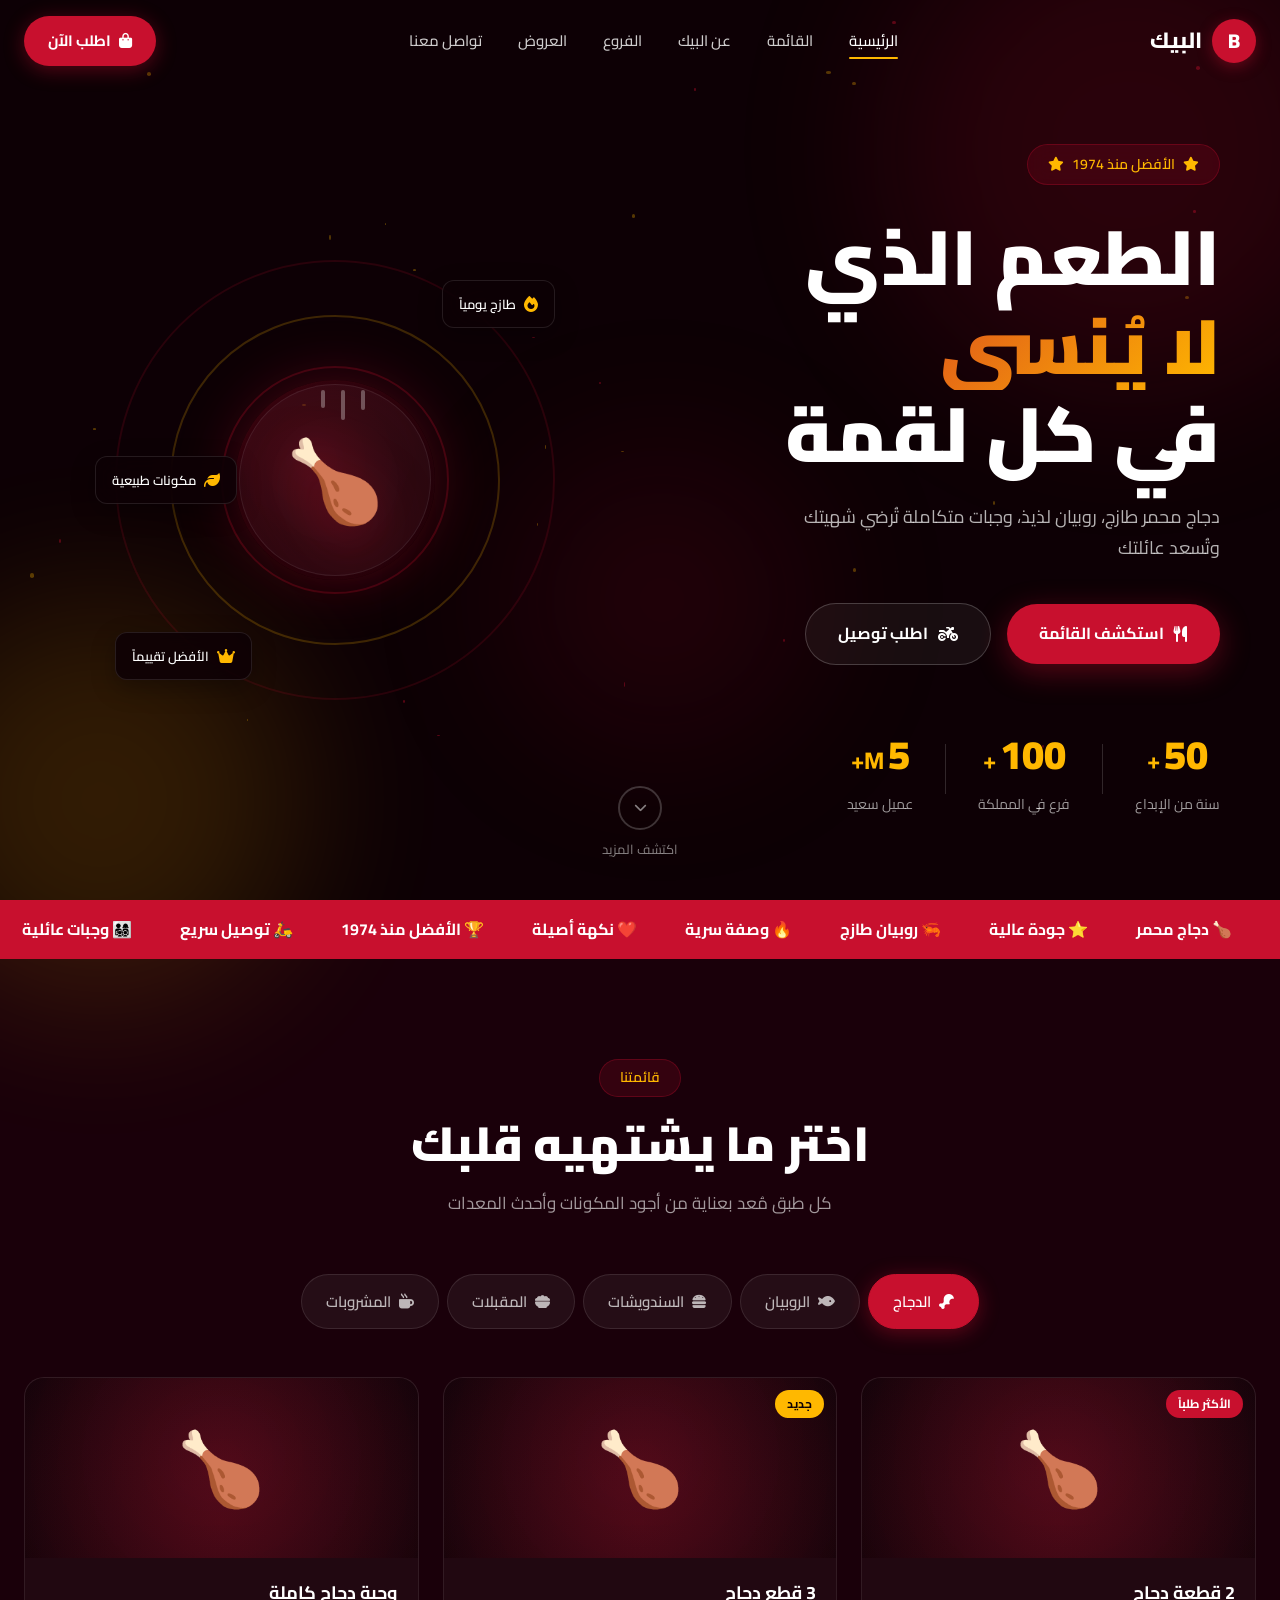
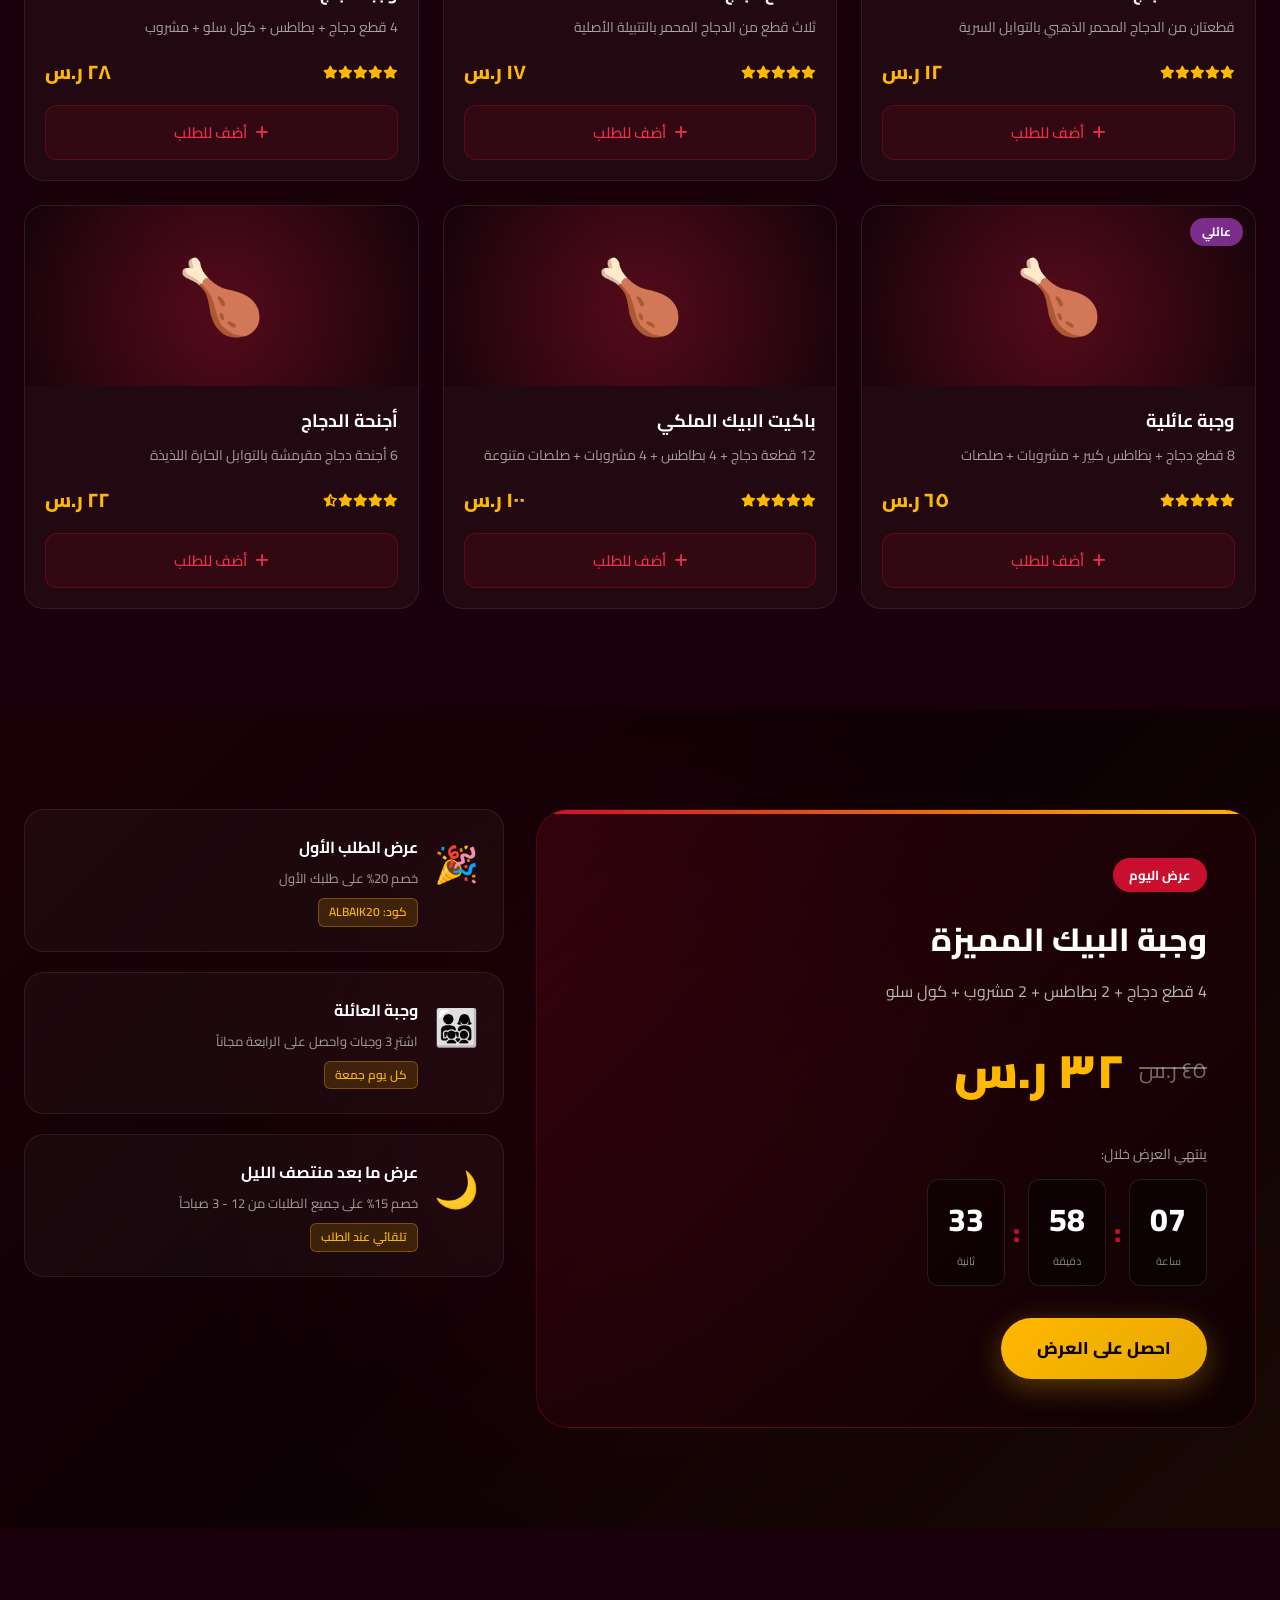
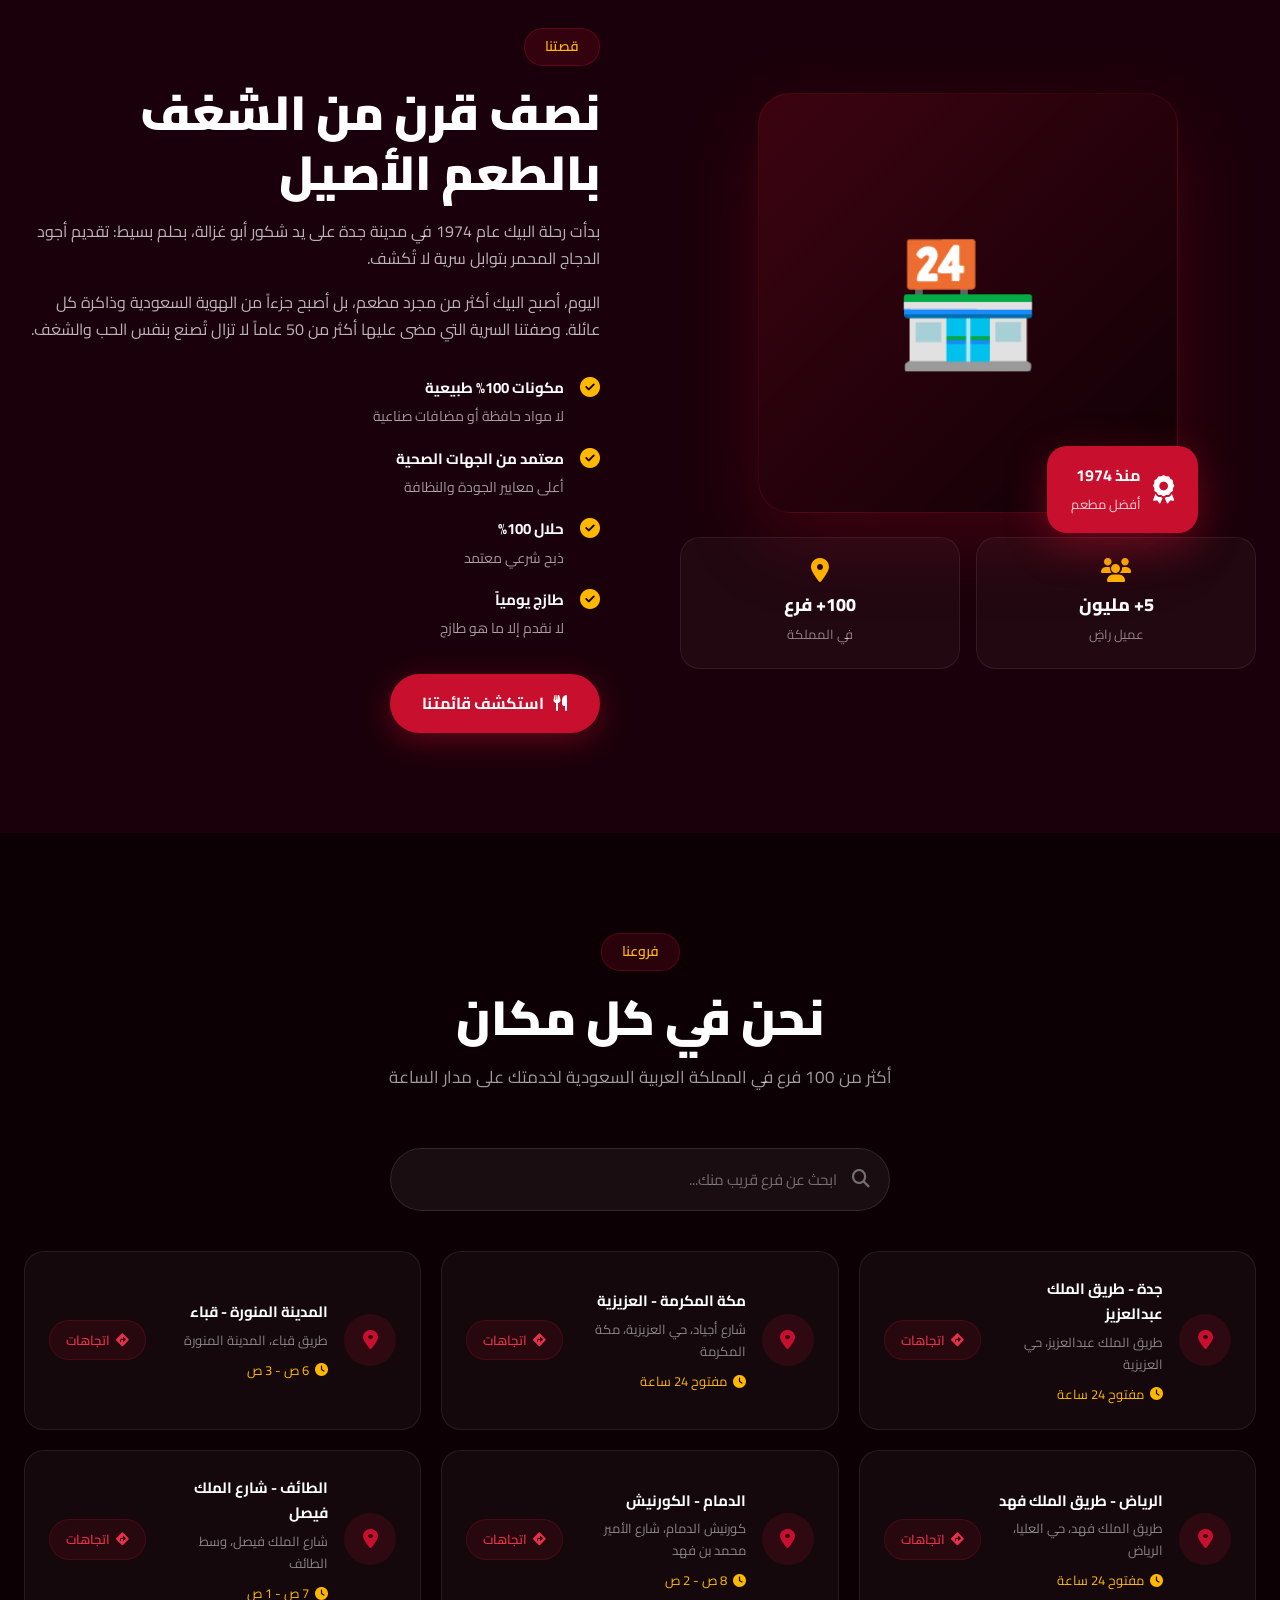
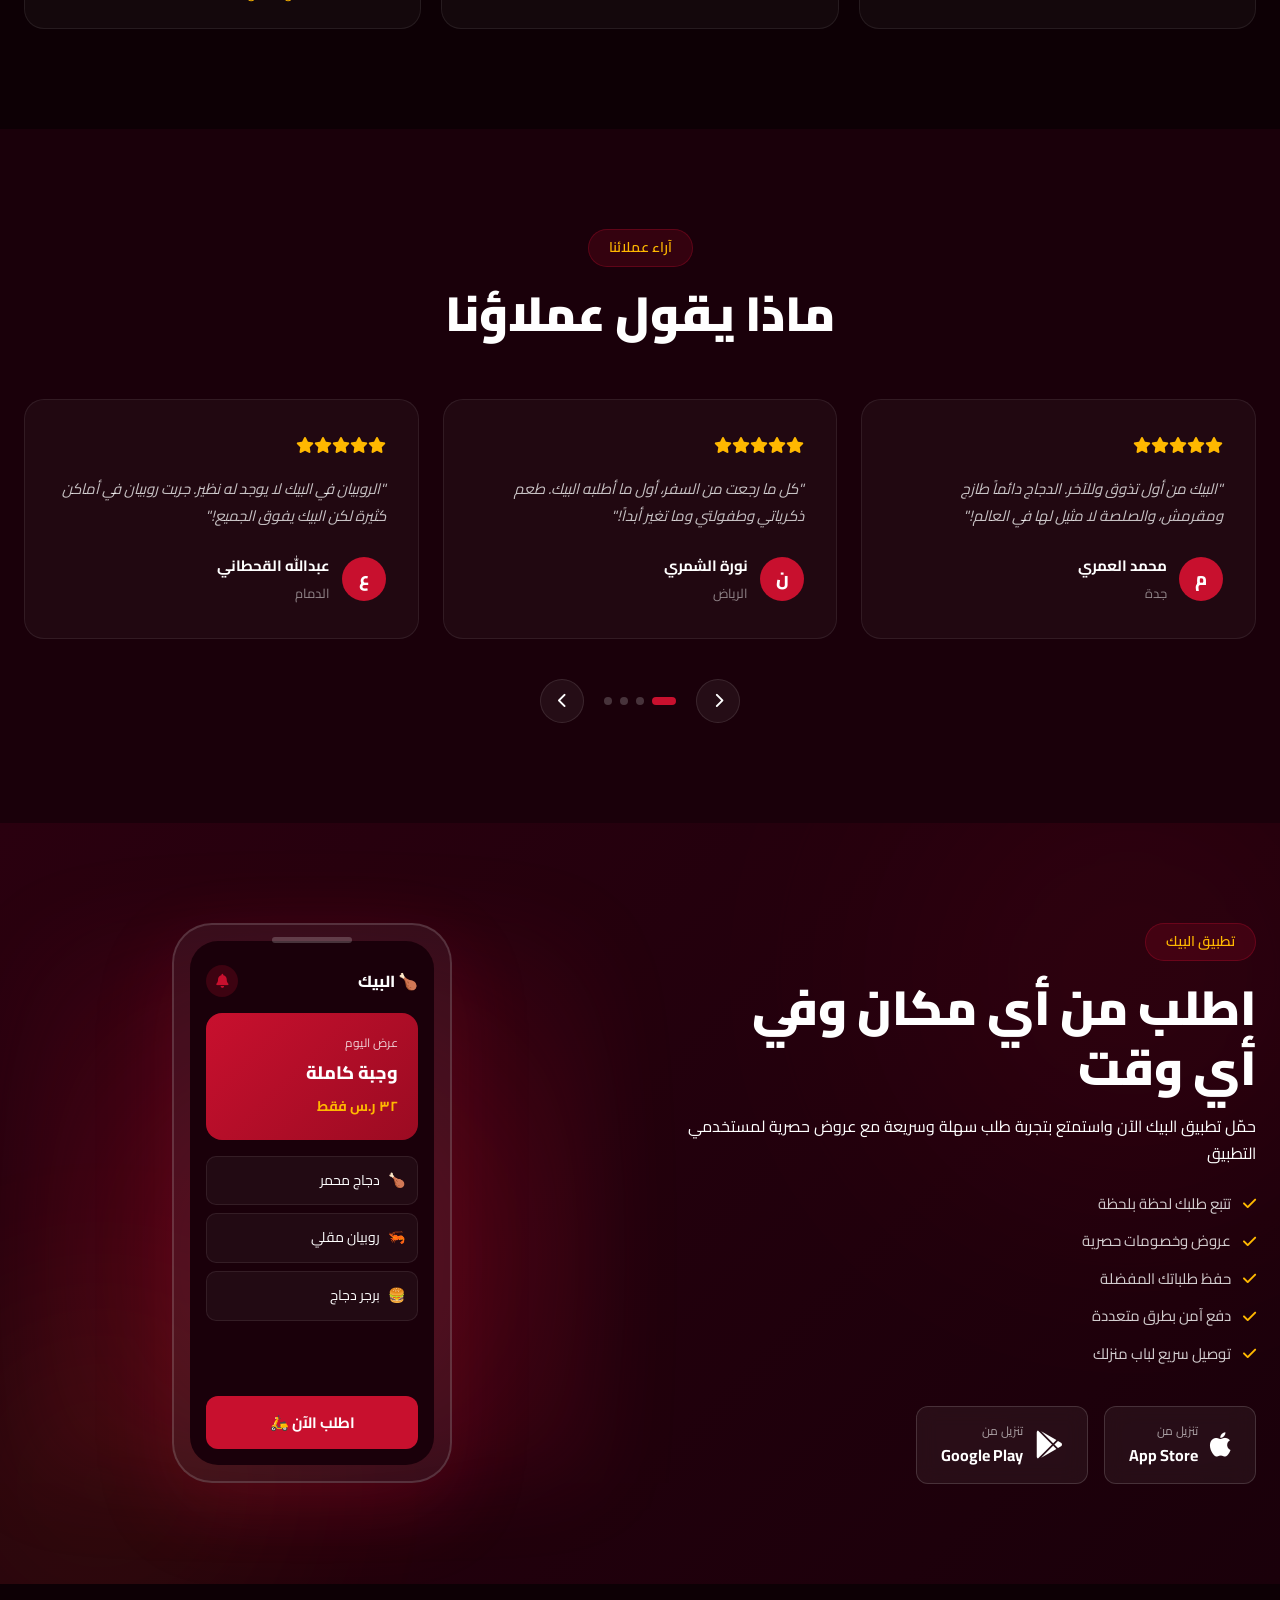
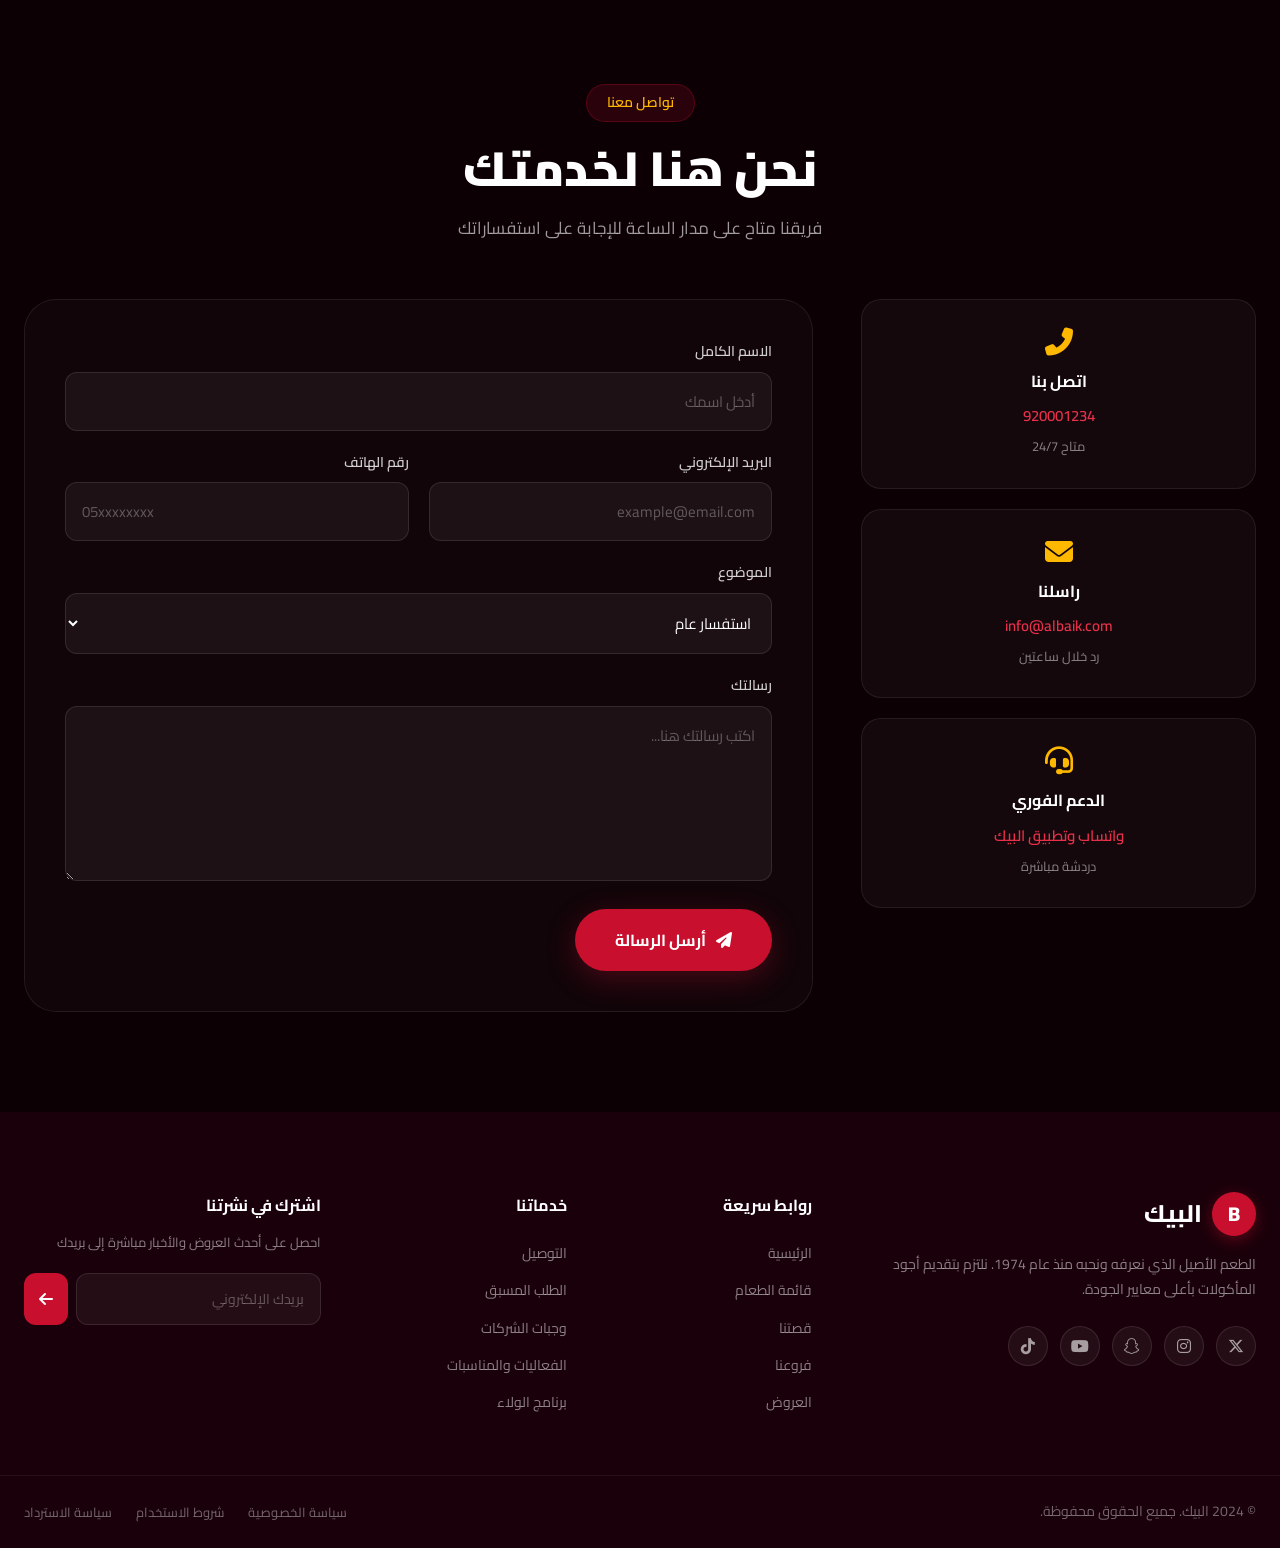
<file: index.html>
<!DOCTYPE html>
<html lang="ar" dir="rtl">
<head>
  <meta charset="UTF-8" />
  <meta name="viewport" content="width=device-width, initial-scale=1.0" />
  <meta name="description" content="البيك - أشهى دجاج محمر في المملكة العربية السعودية. جودة لا تُضاهى منذ 1974." />
  <meta name="keywords" content="البيك, مطعم البيك, دجاج محمر, روبيان, وجبات سريعة, جدة" />
  <meta property="og:title" content="البيك | الطعم الأصيل منذ 1974" />
  <meta property="og:description" content="استمتع بأشهى الدجاج المحمر والروبيان في المملكة العربية السعودية" />
  <title>البيك | الطعم الأصيل منذ 1974</title>

  <!-- Fonts -->
  <link rel="preconnect" href="https://fonts.googleapis.com" />
  <link rel="preconnect" href="https://fonts.gstatic.com" crossorigin />
  <link href="https://fonts.googleapis.com/css2?family=Cairo:wght@300;400;500;600;700;800;900&family=Tajawal:wght@300;400;500;700;800;900&display=swap" rel="stylesheet" />

  <!-- Icons -->
  <link rel="stylesheet" href="https://cdnjs.cloudflare.com/ajax/libs/font-awesome/6.5.0/css/all.min.css" />

  <!-- Styles -->
  <link rel="stylesheet" href="css/albaik.css" />
</head>
<body>

  <!-- ========== LOADER ========== -->
  <div id="loader">
    <div class="loader-content">
      <div class="loader-logo">
        <span class="loader-b">B</span>
        <span class="loader-text">البيك</span>
      </div>
      <div class="loader-bar"><div class="loader-fill"></div></div>
    </div>
  </div>

  <!-- ========== NAVBAR ========== -->
  <nav id="navbar">
    <div class="nav-container">
      <a href="#home" class="nav-logo">
        <div class="logo-icon">
          <span>B</span>
        </div>
        <span class="logo-text">البيك</span>
      </a>

      <ul class="nav-links" id="navLinks">
        <li><a href="#home" class="nav-link active">الرئيسية</a></li>
        <li><a href="#menu" class="nav-link">القائمة</a></li>
        <li><a href="#about" class="nav-link">عن البيك</a></li>
        <li><a href="#branches" class="nav-link">الفروع</a></li>
        <li><a href="#offers" class="nav-link">العروض</a></li>
        <li><a href="#contact" class="nav-link">تواصل معنا</a></li>
      </ul>

      <div class="nav-actions">
        <a href="#order" class="btn-order">
          <i class="fas fa-shopping-bag"></i>
          اطلب الآن
        </a>
        <button class="hamburger" id="hamburger" aria-label="قائمة">
          <span></span><span></span><span></span>
        </button>
      </div>
    </div>
  </nav>

  <!-- ========== MOBILE MENU ========== -->
  <div class="mobile-menu" id="mobileMenu">
    <button class="mobile-close" id="mobileClose"><i class="fas fa-times"></i></button>
    <ul>
      <li><a href="#home" onclick="closeMobile()">الرئيسية</a></li>
      <li><a href="#menu" onclick="closeMobile()">القائمة</a></li>
      <li><a href="#about" onclick="closeMobile()">عن البيك</a></li>
      <li><a href="#branches" onclick="closeMobile()">الفروع</a></li>
      <li><a href="#offers" onclick="closeMobile()">العروض</a></li>
      <li><a href="#contact" onclick="closeMobile()">تواصل معنا</a></li>
      <li><a href="#order" class="mobile-order-btn" onclick="closeMobile()">اطلب الآن</a></li>
    </ul>
  </div>
  <div class="overlay" id="overlay" onclick="closeMobile()"></div>

  <!-- ========== HERO ========== -->
  <section id="home" class="hero">
    <div class="hero-bg">
      <div class="hero-particles" id="particles"></div>
      <div class="hero-glow glow-1"></div>
      <div class="hero-glow glow-2"></div>
      <div class="hero-glow glow-3"></div>
    </div>

    <div class="hero-content">
      <div class="hero-badge">
        <i class="fas fa-star"></i>
        <span>الأفضل منذ 1974</span>
        <i class="fas fa-star"></i>
      </div>
      <h1 class="hero-title">
        <span class="title-line line-1">الطعم الذي</span>
        <span class="title-line line-2 highlight">لا يُنسى</span>
        <span class="title-line line-3">في كل لقمة</span>
      </h1>
      <p class="hero-desc">دجاج محمر طازج، روبيان لذيذ، وجبات متكاملة تُرضي شهيتك وتُسعد عائلتك</p>
      <div class="hero-actions">
        <a href="#menu" class="btn-primary">
          <i class="fas fa-utensils"></i>
          استكشف القائمة
        </a>
        <a href="#order" class="btn-secondary">
          <i class="fas fa-motorcycle"></i>
          اطلب توصيل
        </a>
      </div>
      <div class="hero-stats">
        <div class="stat-item">
          <span class="stat-num" data-target="50">0</span>
          <span class="stat-plus">+</span>
          <span class="stat-label">سنة من الإبداع</span>
        </div>
        <div class="stat-divider"></div>
        <div class="stat-item">
          <span class="stat-num" data-target="100">0</span>
          <span class="stat-plus">+</span>
          <span class="stat-label">فرع في المملكة</span>
        </div>
        <div class="stat-divider"></div>
        <div class="stat-item">
          <span class="stat-num" data-target="5">0</span>
          <span class="stat-plus">M+</span>
          <span class="stat-label">عميل سعيد</span>
        </div>
      </div>
    </div>

    <div class="hero-visual">
      <div class="chicken-showcase">
        <div class="glow-ring ring-outer"></div>
        <div class="glow-ring ring-mid"></div>
        <div class="glow-ring ring-inner"></div>
        <div class="chicken-plate">
          <div class="plate-base"></div>
          <div class="food-emoji">🍗</div>
          <div class="steam steam-1"></div>
          <div class="steam steam-2"></div>
          <div class="steam steam-3"></div>
        </div>
        <div class="floating-badge badge-1">
          <i class="fas fa-fire"></i>
          <span>طازج يومياً</span>
        </div>
        <div class="floating-badge badge-2">
          <i class="fas fa-crown"></i>
          <span>الأفضل تقييماً</span>
        </div>
        <div class="floating-badge badge-3">
          <i class="fas fa-leaf"></i>
          <span>مكونات طبيعية</span>
        </div>
      </div>
    </div>

    <a href="#menu" class="hero-scroll">
      <div class="scroll-circle">
        <i class="fas fa-chevron-down"></i>
      </div>
      <span>اكتشف المزيد</span>
    </a>
  </section>

  <!-- ========== MARQUEE ========== -->
  <div class="marquee-section">
    <div class="marquee-track">
      <div class="marquee-content">
        <span>🍗 دجاج محمر</span>
        <span>⭐ جودة عالية</span>
        <span>🦐 روبيان طازج</span>
        <span>🔥 وصفة سرية</span>
        <span>❤️ نكهة أصيلة</span>
        <span>🏆 الأفضل منذ 1974</span>
        <span>🛵 توصيل سريع</span>
        <span>👨‍👩‍👧‍👦 وجبات عائلية</span>
        <span>🍗 دجاج محمر</span>
        <span>⭐ جودة عالية</span>
        <span>🦐 روبيان طازج</span>
        <span>🔥 وصفة سرية</span>
        <span>❤️ نكهة أصيلة</span>
        <span>🏆 الأفضل منذ 1974</span>
        <span>🛵 توصيل سريع</span>
        <span>👨‍👩‍👧‍👦 وجبات عائلية</span>
      </div>
    </div>
  </div>

  <!-- ========== MENU ========== -->
  <section id="menu" class="menu-section">
    <div class="container">
      <div class="section-header" data-aos>
        <span class="section-tag">قائمتنا</span>
        <h2 class="section-title">اختر ما يشتهيه قلبك</h2>
        <p class="section-desc">كل طبق مُعد بعناية من أجود المكونات وأحدث المعدات</p>
      </div>

      <div class="menu-tabs" data-aos>
        <button class="tab-btn active" data-tab="chicken">
          <i class="fas fa-drumstick-bite"></i>
          الدجاج
        </button>
        <button class="tab-btn" data-tab="shrimp">
          <i class="fas fa-fish"></i>
          الروبيان
        </button>
        <button class="tab-btn" data-tab="sandwiches">
          <i class="fas fa-burger"></i>
          السندويشات
        </button>
        <button class="tab-btn" data-tab="sides">
          <i class="fas fa-bowl-food"></i>
          المقبلات
        </button>
        <button class="tab-btn" data-tab="drinks">
          <i class="fas fa-mug-hot"></i>
          المشروبات
        </button>
      </div>

      <!-- Chicken Tab -->
      <div class="tab-content active" id="tab-chicken">
        <div class="menu-grid">
          <div class="menu-card" data-aos>
            <div class="card-image">
              <div class="food-icon">🍗</div>
              <div class="card-badge">الأكثر طلباً</div>
            </div>
            <div class="card-body">
              <h3>2 قطعة دجاج</h3>
              <p>قطعتان من الدجاج المحمر الذهبي بالتوابل السرية</p>
              <div class="card-meta">
                <div class="rating"><i class="fas fa-star"></i><i class="fas fa-star"></i><i class="fas fa-star"></i><i class="fas fa-star"></i><i class="fas fa-star"></i></div>
                <span class="price">١٢ ر.س</span>
              </div>
              <button class="add-to-cart">
                <i class="fas fa-plus"></i>
                أضف للطلب
              </button>
            </div>
          </div>

          <div class="menu-card" data-aos>
            <div class="card-image">
              <div class="food-icon">🍗</div>
              <div class="card-badge new-badge">جديد</div>
            </div>
            <div class="card-body">
              <h3>3 قطع دجاج</h3>
              <p>ثلاث قطع من الدجاج المحمر بالتتبيلة الأصلية</p>
              <div class="card-meta">
                <div class="rating"><i class="fas fa-star"></i><i class="fas fa-star"></i><i class="fas fa-star"></i><i class="fas fa-star"></i><i class="fas fa-star"></i></div>
                <span class="price">١٧ ر.س</span>
              </div>
              <button class="add-to-cart">
                <i class="fas fa-plus"></i>
                أضف للطلب
              </button>
            </div>
          </div>

          <div class="menu-card" data-aos>
            <div class="card-image">
              <div class="food-icon">🍗</div>
            </div>
            <div class="card-body">
              <h3>وجبة دجاج كاملة</h3>
              <p>4 قطع دجاج + بطاطس + كول سلو + مشروب</p>
              <div class="card-meta">
                <div class="rating"><i class="fas fa-star"></i><i class="fas fa-star"></i><i class="fas fa-star"></i><i class="fas fa-star"></i><i class="fas fa-star"></i></div>
                <span class="price">٢٨ ر.س</span>
              </div>
              <button class="add-to-cart">
                <i class="fas fa-plus"></i>
                أضف للطلب
              </button>
            </div>
          </div>

          <div class="menu-card" data-aos>
            <div class="card-image">
              <div class="food-icon">🍗</div>
              <div class="card-badge fam-badge">عائلي</div>
            </div>
            <div class="card-body">
              <h3>وجبة عائلية</h3>
              <p>8 قطع دجاج + بطاطس كبير + مشروبات + صلصات</p>
              <div class="card-meta">
                <div class="rating"><i class="fas fa-star"></i><i class="fas fa-star"></i><i class="fas fa-star"></i><i class="fas fa-star"></i><i class="fas fa-star"></i></div>
                <span class="price">٦٥ ر.س</span>
              </div>
              <button class="add-to-cart">
                <i class="fas fa-plus"></i>
                أضف للطلب
              </button>
            </div>
          </div>

          <div class="menu-card" data-aos>
            <div class="card-image">
              <div class="food-icon">🍗</div>
            </div>
            <div class="card-body">
              <h3>باكيت البيك الملكي</h3>
              <p>12 قطعة دجاج + 4 بطاطس + 4 مشروبات + صلصات متنوعة</p>
              <div class="card-meta">
                <div class="rating"><i class="fas fa-star"></i><i class="fas fa-star"></i><i class="fas fa-star"></i><i class="fas fa-star"></i><i class="fas fa-star"></i></div>
                <span class="price">١٠٠ ر.س</span>
              </div>
              <button class="add-to-cart">
                <i class="fas fa-plus"></i>
                أضف للطلب
              </button>
            </div>
          </div>

          <div class="menu-card" data-aos>
            <div class="card-image">
              <div class="food-icon">🍗</div>
            </div>
            <div class="card-body">
              <h3>أجنحة الدجاج</h3>
              <p>6 أجنحة دجاج مقرمشة بالتوابل الحارة اللذيذة</p>
              <div class="card-meta">
                <div class="rating"><i class="fas fa-star"></i><i class="fas fa-star"></i><i class="fas fa-star"></i><i class="fas fa-star"></i><i class="fas fa-star-half-alt"></i></div>
                <span class="price">٢٢ ر.س</span>
              </div>
              <button class="add-to-cart">
                <i class="fas fa-plus"></i>
                أضف للطلب
              </button>
            </div>
          </div>
        </div>
      </div>

      <!-- Shrimp Tab -->
      <div class="tab-content" id="tab-shrimp">
        <div class="menu-grid">
          <div class="menu-card" data-aos>
            <div class="card-image">
              <div class="food-icon">🦐</div>
              <div class="card-badge">الأكثر طلباً</div>
            </div>
            <div class="card-body">
              <h3>روبيان مقلي</h3>
              <p>روبيان طازج مقلي بعجينة مقرمشة ذهبية اللون</p>
              <div class="card-meta">
                <div class="rating"><i class="fas fa-star"></i><i class="fas fa-star"></i><i class="fas fa-star"></i><i class="fas fa-star"></i><i class="fas fa-star"></i></div>
                <span class="price">٢٥ ر.س</span>
              </div>
              <button class="add-to-cart">
                <i class="fas fa-plus"></i>
                أضف للطلب
              </button>
            </div>
          </div>

          <div class="menu-card" data-aos>
            <div class="card-image">
              <div class="food-icon">🦐</div>
            </div>
            <div class="card-body">
              <h3>وجبة روبيان</h3>
              <p>روبيان مقلي + بطاطس + مشروب + صلصة ثوم</p>
              <div class="card-meta">
                <div class="rating"><i class="fas fa-star"></i><i class="fas fa-star"></i><i class="fas fa-star"></i><i class="fas fa-star"></i><i class="fas fa-star"></i></div>
                <span class="price">٣٥ ر.س</span>
              </div>
              <button class="add-to-cart">
                <i class="fas fa-plus"></i>
                أضف للطلب
              </button>
            </div>
          </div>

          <div class="menu-card" data-aos>
            <div class="card-image">
              <div class="food-icon">🦐</div>
              <div class="card-badge fam-badge">عائلي</div>
            </div>
            <div class="card-body">
              <h3>باكيت الروبيان العائلي</h3>
              <p>روبيان كبير + 4 بطاطس + 4 مشروبات + صلصات</p>
              <div class="card-meta">
                <div class="rating"><i class="fas fa-star"></i><i class="fas fa-star"></i><i class="fas fa-star"></i><i class="fas fa-star"></i><i class="fas fa-star"></i></div>
                <span class="price">٨٥ ر.س</span>
              </div>
              <button class="add-to-cart">
                <i class="fas fa-plus"></i>
                أضف للطلب
              </button>
            </div>
          </div>
        </div>
      </div>

      <!-- Sandwiches Tab -->
      <div class="tab-content" id="tab-sandwiches">
        <div class="menu-grid">
          <div class="menu-card" data-aos>
            <div class="card-image">
              <div class="food-icon">🍔</div>
              <div class="card-badge">الأكثر طلباً</div>
            </div>
            <div class="card-body">
              <h3>برجر الدجاج</h3>
              <p>دجاج مقرمش + خس + طماطم + صلصة البيك الخاصة</p>
              <div class="card-meta">
                <div class="rating"><i class="fas fa-star"></i><i class="fas fa-star"></i><i class="fas fa-star"></i><i class="fas fa-star"></i><i class="fas fa-star"></i></div>
                <span class="price">١٨ ر.س</span>
              </div>
              <button class="add-to-cart">
                <i class="fas fa-plus"></i>
                أضف للطلب
              </button>
            </div>
          </div>

          <div class="menu-card" data-aos>
            <div class="card-image">
              <div class="food-icon">🌯</div>
            </div>
            <div class="card-body">
              <h3>شاورما الدجاج</h3>
              <p>دجاج مشوي + ثوم + خضار + خبز عربي طازج</p>
              <div class="card-meta">
                <div class="rating"><i class="fas fa-star"></i><i class="fas fa-star"></i><i class="fas fa-star"></i><i class="fas fa-star"></i><i class="fas fa-star-half-alt"></i></div>
                <span class="price">١٥ ر.س</span>
              </div>
              <button class="add-to-cart">
                <i class="fas fa-plus"></i>
                أضف للطلب
              </button>
            </div>
          </div>

          <div class="menu-card" data-aos>
            <div class="card-image">
              <div class="food-icon">🍔</div>
              <div class="card-badge new-badge">جديد</div>
            </div>
            <div class="card-body">
              <h3>برجر الروبيان</h3>
              <p>روبيان مقرمش + كول سلو + صلصة خاصة + جبن</p>
              <div class="card-meta">
                <div class="rating"><i class="fas fa-star"></i><i class="fas fa-star"></i><i class="fas fa-star"></i><i class="fas fa-star"></i><i class="fas fa-star"></i></div>
                <span class="price">٢٢ ر.س</span>
              </div>
              <button class="add-to-cart">
                <i class="fas fa-plus"></i>
                أضف للطلب
              </button>
            </div>
          </div>
        </div>
      </div>

      <!-- Sides Tab -->
      <div class="tab-content" id="tab-sides">
        <div class="menu-grid">
          <div class="menu-card" data-aos>
            <div class="card-image">
              <div class="food-icon">🍟</div>
            </div>
            <div class="card-body">
              <h3>بطاطس مقلية</h3>
              <p>بطاطس مقلية مقرمشة بملح البحر والتوابل</p>
              <div class="card-meta">
                <div class="rating"><i class="fas fa-star"></i><i class="fas fa-star"></i><i class="fas fa-star"></i><i class="fas fa-star"></i><i class="fas fa-star"></i></div>
                <span class="price">٧ ر.س</span>
              </div>
              <button class="add-to-cart">
                <i class="fas fa-plus"></i>
                أضف للطلب
              </button>
            </div>
          </div>

          <div class="menu-card" data-aos>
            <div class="card-image">
              <div class="food-icon">🥗</div>
            </div>
            <div class="card-body">
              <h3>كول سلو</h3>
              <p>سلطة الكرنب الطازجة بصوص الكريمة اللذيذ</p>
              <div class="card-meta">
                <div class="rating"><i class="fas fa-star"></i><i class="fas fa-star"></i><i class="fas fa-star"></i><i class="fas fa-star"></i><i class="fas fa-star-half-alt"></i></div>
                <span class="price">٥ ر.س</span>
              </div>
              <button class="add-to-cart">
                <i class="fas fa-plus"></i>
                أضف للطلب
              </button>
            </div>
          </div>

          <div class="menu-card" data-aos>
            <div class="card-image">
              <div class="food-icon">🧅</div>
            </div>
            <div class="card-body">
              <h3>حلقات البصل</h3>
              <p>حلقات بصل مقلية مقرمشة ذهبية اللون</p>
              <div class="card-meta">
                <div class="rating"><i class="fas fa-star"></i><i class="fas fa-star"></i><i class="fas fa-star"></i><i class="fas fa-star"></i><i class="fas fa-star"></i></div>
                <span class="price">٨ ر.س</span>
              </div>
              <button class="add-to-cart">
                <i class="fas fa-plus"></i>
                أضف للطلب
              </button>
            </div>
          </div>
        </div>
      </div>

      <!-- Drinks Tab -->
      <div class="tab-content" id="tab-drinks">
        <div class="menu-grid">
          <div class="menu-card" data-aos>
            <div class="card-image">
              <div class="food-icon">🥤</div>
            </div>
            <div class="card-body">
              <h3>كولا</h3>
              <p>مشروب كولا بارد ومنعش بأحجام متعددة</p>
              <div class="card-meta">
                <div class="rating"><i class="fas fa-star"></i><i class="fas fa-star"></i><i class="fas fa-star"></i><i class="fas fa-star"></i><i class="fas fa-star"></i></div>
                <span class="price">٥ ر.س</span>
              </div>
              <button class="add-to-cart">
                <i class="fas fa-plus"></i>
                أضف للطلب
              </button>
            </div>
          </div>

          <div class="menu-card" data-aos>
            <div class="card-image">
              <div class="food-icon">🧃</div>
            </div>
            <div class="card-body">
              <h3>عصير طازج</h3>
              <p>عصائر طبيعية: برتقال، مانجو، تفاح، توت</p>
              <div class="card-meta">
                <div class="rating"><i class="fas fa-star"></i><i class="fas fa-star"></i><i class="fas fa-star"></i><i class="fas fa-star"></i><i class="fas fa-star-half-alt"></i></div>
                <span class="price">١٠ ر.س</span>
              </div>
              <button class="add-to-cart">
                <i class="fas fa-plus"></i>
                أضف للطلب
              </button>
            </div>
          </div>

          <div class="menu-card" data-aos>
            <div class="card-image">
              <div class="food-icon">🥛</div>
            </div>
            <div class="card-body">
              <h3>ميلك شيك</h3>
              <p>ميلك شيك كريمي بنكهات: فانيليا، شوكولاتة، فراولة</p>
              <div class="card-meta">
                <div class="rating"><i class="fas fa-star"></i><i class="fas fa-star"></i><i class="fas fa-star"></i><i class="fas fa-star"></i><i class="fas fa-star"></i></div>
                <span class="price">١٥ ر.س</span>
              </div>
              <button class="add-to-cart">
                <i class="fas fa-plus"></i>
                أضف للطلب
              </button>
            </div>
          </div>
        </div>
      </div>
    </div>
  </section>

  <!-- ========== SPECIAL OFFER ========== -->
  <section id="offers" class="offers-section">
    <div class="offers-bg">
      <div class="offers-glow"></div>
    </div>
    <div class="container">
      <div class="offers-wrapper" data-aos>
        <div class="offer-card main-offer">
          <div class="offer-tag">عرض اليوم</div>
          <h2>وجبة البيك المميزة</h2>
          <p>4 قطع دجاج + 2 بطاطس + 2 مشروب + كول سلو</p>
          <div class="offer-prices">
            <span class="old-price">٤٥ ر.س</span>
            <span class="new-price">٣٢ ر.س</span>
          </div>
          <div class="offer-timer">
            <span>ينتهي العرض خلال:</span>
            <div class="timer">
              <div class="time-unit">
                <span id="hours">12</span>
                <label>ساعة</label>
              </div>
              <span class="colon">:</span>
              <div class="time-unit">
                <span id="minutes">45</span>
                <label>دقيقة</label>
              </div>
              <span class="colon">:</span>
              <div class="time-unit">
                <span id="seconds">30</span>
                <label>ثانية</label>
              </div>
            </div>
          </div>
          <a href="#order" class="btn-offer">احصل على العرض</a>
        </div>

        <div class="side-offers">
          <div class="offer-mini" data-aos>
            <div class="mini-icon">🎉</div>
            <div class="mini-content">
              <h4>عرض الطلب الأول</h4>
              <p>خصم 20% على طلبك الأول</p>
              <span class="mini-code">كود: ALBAIK20</span>
            </div>
          </div>
          <div class="offer-mini" data-aos>
            <div class="mini-icon">👨‍👩‍👧‍👦</div>
            <div class="mini-content">
              <h4>وجبة العائلة</h4>
              <p>اشترِ 3 وجبات واحصل على الرابعة مجاناً</p>
              <span class="mini-code">كل يوم جمعة</span>
            </div>
          </div>
          <div class="offer-mini" data-aos>
            <div class="mini-icon">🌙</div>
            <div class="mini-content">
              <h4>عرض ما بعد منتصف الليل</h4>
              <p>خصم 15% على جميع الطلبات من 12 - 3 صباحاً</p>
              <span class="mini-code">تلقائي عند الطلب</span>
            </div>
          </div>
        </div>
      </div>
    </div>
  </section>

  <!-- ========== ABOUT ========== -->
  <section id="about" class="about-section">
    <div class="container">
      <div class="about-grid">
        <div class="about-visual" data-aos>
          <div class="about-img-wrapper">
            <div class="about-main-img">
              <div class="about-icon-large">🏪</div>
            </div>
            <div class="about-badge-float">
              <i class="fas fa-award"></i>
              <div>
                <strong>منذ 1974</strong>
                <span>أفضل مطعم</span>
              </div>
            </div>
          </div>
          <div class="about-cards-row">
            <div class="about-mini-card">
              <i class="fas fa-users"></i>
              <strong>5+ مليون</strong>
              <span>عميل راضٍ</span>
            </div>
            <div class="about-mini-card">
              <i class="fas fa-map-marker-alt"></i>
              <strong>100+ فرع</strong>
              <span>في المملكة</span>
            </div>
          </div>
        </div>

        <div class="about-content" data-aos>
          <span class="section-tag">قصتنا</span>
          <h2 class="section-title">نصف قرن من الشغف بالطعم الأصيل</h2>
          <p class="about-text">
            بدأت رحلة البيك عام 1974 في مدينة جدة على يد شكور أبو غزالة، بحلم بسيط: تقديم أجود الدجاج المحمر بتوابل سرية لا تُكشف.
          </p>
          <p class="about-text">
            اليوم، أصبح البيك أكثر من مجرد مطعم، بل أصبح جزءاً من الهوية السعودية وذاكرة كل عائلة. وصفتنا السرية التي مضى عليها أكثر من 50 عاماً لا تزال تُصنع بنفس الحب والشغف.
          </p>

          <div class="about-features">
            <div class="feature-item">
              <div class="feature-icon"><i class="fas fa-check-circle"></i></div>
              <div class="feature-text">
                <strong>مكونات 100% طبيعية</strong>
                <span>لا مواد حافظة أو مضافات صناعية</span>
              </div>
            </div>
            <div class="feature-item">
              <div class="feature-icon"><i class="fas fa-check-circle"></i></div>
              <div class="feature-text">
                <strong>معتمد من الجهات الصحية</strong>
                <span>أعلى معايير الجودة والنظافة</span>
              </div>
            </div>
            <div class="feature-item">
              <div class="feature-icon"><i class="fas fa-check-circle"></i></div>
              <div class="feature-text">
                <strong>حلال 100%</strong>
                <span>ذبح شرعي معتمد</span>
              </div>
            </div>
            <div class="feature-item">
              <div class="feature-icon"><i class="fas fa-check-circle"></i></div>
              <div class="feature-text">
                <strong>طازج يومياً</strong>
                <span>لا نقدم إلا ما هو طازج</span>
              </div>
            </div>
          </div>

          <a href="#menu" class="btn-primary">
            <i class="fas fa-utensils"></i>
            استكشف قائمتنا
          </a>
        </div>
      </div>
    </div>
  </section>

  <!-- ========== BRANCHES ========== -->
  <section id="branches" class="branches-section">
    <div class="container">
      <div class="section-header" data-aos>
        <span class="section-tag">فروعنا</span>
        <h2 class="section-title">نحن في كل مكان</h2>
        <p class="section-desc">أكثر من 100 فرع في المملكة العربية السعودية لخدمتك على مدار الساعة</p>
      </div>

      <div class="branches-search" data-aos>
        <div class="search-box">
          <i class="fas fa-search"></i>
          <input type="text" placeholder="ابحث عن فرع قريب منك..." id="branchSearch" />
        </div>
      </div>

      <div class="branches-grid" data-aos>
        <div class="branch-card">
          <div class="branch-icon">
            <i class="fas fa-map-marker-alt"></i>
          </div>
          <div class="branch-info">
            <h3>جدة - طريق الملك عبدالعزيز</h3>
            <p>طريق الملك عبدالعزيز، حي العزيزية</p>
            <div class="branch-hours">
              <i class="fas fa-clock"></i>
              <span>مفتوح 24 ساعة</span>
            </div>
          </div>
          <a href="#" class="branch-directions">
            <i class="fas fa-directions"></i>
            اتجاهات
          </a>
        </div>

        <div class="branch-card">
          <div class="branch-icon">
            <i class="fas fa-map-marker-alt"></i>
          </div>
          <div class="branch-info">
            <h3>مكة المكرمة - العزيزية</h3>
            <p>شارع أجياد، حي العزيزية، مكة المكرمة</p>
            <div class="branch-hours">
              <i class="fas fa-clock"></i>
              <span>مفتوح 24 ساعة</span>
            </div>
          </div>
          <a href="#" class="branch-directions">
            <i class="fas fa-directions"></i>
            اتجاهات
          </a>
        </div>

        <div class="branch-card">
          <div class="branch-icon">
            <i class="fas fa-map-marker-alt"></i>
          </div>
          <div class="branch-info">
            <h3>المدينة المنورة - قباء</h3>
            <p>طريق قباء، المدينة المنورة</p>
            <div class="branch-hours">
              <i class="fas fa-clock"></i>
              <span>6 ص - 3 ص</span>
            </div>
          </div>
          <a href="#" class="branch-directions">
            <i class="fas fa-directions"></i>
            اتجاهات
          </a>
        </div>

        <div class="branch-card">
          <div class="branch-icon">
            <i class="fas fa-map-marker-alt"></i>
          </div>
          <div class="branch-info">
            <h3>الرياض - طريق الملك فهد</h3>
            <p>طريق الملك فهد، حي العليا، الرياض</p>
            <div class="branch-hours">
              <i class="fas fa-clock"></i>
              <span>مفتوح 24 ساعة</span>
            </div>
          </div>
          <a href="#" class="branch-directions">
            <i class="fas fa-directions"></i>
            اتجاهات
          </a>
        </div>

        <div class="branch-card">
          <div class="branch-icon">
            <i class="fas fa-map-marker-alt"></i>
          </div>
          <div class="branch-info">
            <h3>الدمام - الكورنيش</h3>
            <p>كورنيش الدمام، شارع الأمير محمد بن فهد</p>
            <div class="branch-hours">
              <i class="fas fa-clock"></i>
              <span>8 ص - 2 ص</span>
            </div>
          </div>
          <a href="#" class="branch-directions">
            <i class="fas fa-directions"></i>
            اتجاهات
          </a>
        </div>

        <div class="branch-card">
          <div class="branch-icon">
            <i class="fas fa-map-marker-alt"></i>
          </div>
          <div class="branch-info">
            <h3>الطائف - شارع الملك فيصل</h3>
            <p>شارع الملك فيصل، وسط الطائف</p>
            <div class="branch-hours">
              <i class="fas fa-clock"></i>
              <span>7 ص - 1 ص</span>
            </div>
          </div>
          <a href="#" class="branch-directions">
            <i class="fas fa-directions"></i>
            اتجاهات
          </a>
        </div>
      </div>
    </div>
  </section>

  <!-- ========== REVIEWS ========== -->
  <section class="reviews-section">
    <div class="container">
      <div class="section-header" data-aos>
        <span class="section-tag">آراء عملائنا</span>
        <h2 class="section-title">ماذا يقول عملاؤنا</h2>
      </div>

      <div class="reviews-slider" data-aos>
        <div class="reviews-track" id="reviewsTrack">
          <div class="review-card">
            <div class="review-stars">
              <i class="fas fa-star"></i><i class="fas fa-star"></i><i class="fas fa-star"></i><i class="fas fa-star"></i><i class="fas fa-star"></i>
            </div>
            <p>"البيك من أول تذوق وللآخر. الدجاج دائماً طازج ومقرمش، والصلصة لا مثيل لها في العالم!"</p>
            <div class="reviewer">
              <div class="reviewer-avatar">م</div>
              <div>
                <strong>محمد العمري</strong>
                <span>جدة</span>
              </div>
            </div>
          </div>

          <div class="review-card">
            <div class="review-stars">
              <i class="fas fa-star"></i><i class="fas fa-star"></i><i class="fas fa-star"></i><i class="fas fa-star"></i><i class="fas fa-star"></i>
            </div>
            <p>"كل ما رجعت من السفر، أول ما أطلبه البيك. طعم ذكرياتي وطفولتي وما تغير أبداً!"</p>
            <div class="reviewer">
              <div class="reviewer-avatar">ن</div>
              <div>
                <strong>نورة الشمري</strong>
                <span>الرياض</span>
              </div>
            </div>
          </div>

          <div class="review-card">
            <div class="review-stars">
              <i class="fas fa-star"></i><i class="fas fa-star"></i><i class="fas fa-star"></i><i class="fas fa-star"></i><i class="fas fa-star"></i>
            </div>
            <p>"الروبيان في البيك لا يوجد له نظير. جربت روبيان في أماكن كثيرة لكن البيك يفوق الجميع!"</p>
            <div class="reviewer">
              <div class="reviewer-avatar">ع</div>
              <div>
                <strong>عبدالله القحطاني</strong>
                <span>الدمام</span>
              </div>
            </div>
          </div>

          <div class="review-card">
            <div class="review-stars">
              <i class="fas fa-star"></i><i class="fas fa-star"></i><i class="fas fa-star"></i><i class="fas fa-star"></i><i class="fas fa-star"></i>
            </div>
            <p>"خدمة سريعة، طعام لذيذ، وسعر مناسب. هذا هو البيك الذي نعرفه ونحبه منذ الصغر!"</p>
            <div class="reviewer">
              <div class="reviewer-avatar">س</div>
              <div>
                <strong>سارة المالكي</strong>
                <span>مكة المكرمة</span>
              </div>
            </div>
          </div>
        </div>

        <div class="reviews-controls">
          <button class="review-btn prev-btn" id="prevReview">
            <i class="fas fa-chevron-right"></i>
          </button>
          <div class="reviews-dots" id="reviewsDots">
            <span class="dot active"></span>
            <span class="dot"></span>
            <span class="dot"></span>
            <span class="dot"></span>
          </div>
          <button class="review-btn next-btn" id="nextReview">
            <i class="fas fa-chevron-left"></i>
          </button>
        </div>
      </div>
    </div>
  </section>

  <!-- ========== APP SECTION ========== -->
  <section id="order" class="app-section">
    <div class="app-bg">
      <div class="app-glow-1"></div>
      <div class="app-glow-2"></div>
    </div>
    <div class="container">
      <div class="app-grid">
        <div class="app-content" data-aos>
          <span class="section-tag">تطبيق البيك</span>
          <h2 class="section-title">اطلب من أي مكان وفي أي وقت</h2>
          <p>حمّل تطبيق البيك الآن واستمتع بتجربة طلب سهلة وسريعة مع عروض حصرية لمستخدمي التطبيق</p>

          <ul class="app-features">
            <li><i class="fas fa-check"></i> تتبع طلبك لحظة بلحظة</li>
            <li><i class="fas fa-check"></i> عروض وخصومات حصرية</li>
            <li><i class="fas fa-check"></i> حفظ طلباتك المفضلة</li>
            <li><i class="fas fa-check"></i> دفع آمن بطرق متعددة</li>
            <li><i class="fas fa-check"></i> توصيل سريع لباب منزلك</li>
          </ul>

          <div class="app-downloads">
            <a href="#" class="store-btn">
              <i class="fab fa-apple"></i>
              <div>
                <span>تنزيل من</span>
                <strong>App Store</strong>
              </div>
            </a>
            <a href="#" class="store-btn">
              <i class="fab fa-google-play"></i>
              <div>
                <span>تنزيل من</span>
                <strong>Google Play</strong>
              </div>
            </a>
          </div>
        </div>

        <div class="app-mockup" data-aos>
          <div class="phone-frame">
            <div class="phone-screen">
              <div class="app-ui">
                <div class="app-header-ui">
                  <div class="app-logo-ui">🍗 البيك</div>
                  <div class="app-notif"><i class="fas fa-bell"></i></div>
                </div>
                <div class="app-banner-ui">
                  <p>عرض اليوم</p>
                  <h4>وجبة كاملة</h4>
                  <span>٣٢ ر.س فقط</span>
                </div>
                <div class="app-items-ui">
                  <div class="app-item">🍗 <span>دجاج محمر</span></div>
                  <div class="app-item">🦐 <span>روبيان مقلي</span></div>
                  <div class="app-item">🍔 <span>برجر دجاج</span></div>
                </div>
                <div class="app-order-btn-ui">اطلب الآن 🛵</div>
              </div>
            </div>
          </div>
          <div class="phone-glow"></div>
        </div>
      </div>
    </div>
  </section>

  <!-- ========== CONTACT ========== -->
  <section id="contact" class="contact-section">
    <div class="container">
      <div class="section-header" data-aos>
        <span class="section-tag">تواصل معنا</span>
        <h2 class="section-title">نحن هنا لخدمتك</h2>
        <p class="section-desc">فريقنا متاح على مدار الساعة للإجابة على استفساراتك</p>
      </div>

      <div class="contact-grid">
        <div class="contact-info" data-aos>
          <div class="contact-card">
            <i class="fas fa-phone-alt"></i>
            <h3>اتصل بنا</h3>
            <p>920001234</p>
            <span>متاح 24/7</span>
          </div>
          <div class="contact-card">
            <i class="fas fa-envelope"></i>
            <h3>راسلنا</h3>
            <p>info@albaik.com</p>
            <span>رد خلال ساعتين</span>
          </div>
          <div class="contact-card">
            <i class="fas fa-headset"></i>
            <h3>الدعم الفوري</h3>
            <p>واتساب وتطبيق البيك</p>
            <span>دردشة مباشرة</span>
          </div>
        </div>

        <form class="contact-form" data-aos id="contactForm">
          <div class="form-group">
            <label>الاسم الكامل</label>
            <input type="text" placeholder="أدخل اسمك" required />
          </div>
          <div class="form-row">
            <div class="form-group">
              <label>البريد الإلكتروني</label>
              <input type="email" placeholder="example@email.com" required />
            </div>
            <div class="form-group">
              <label>رقم الهاتف</label>
              <input type="tel" placeholder="05xxxxxxxx" />
            </div>
          </div>
          <div class="form-group">
            <label>الموضوع</label>
            <select>
              <option>استفسار عام</option>
              <option>شكوى</option>
              <option>اقتراح</option>
              <option>شراكة تجارية</option>
            </select>
          </div>
          <div class="form-group">
            <label>رسالتك</label>
            <textarea placeholder="اكتب رسالتك هنا..." rows="5" required></textarea>
          </div>
          <button type="submit" class="btn-submit">
            <i class="fas fa-paper-plane"></i>
            أرسل الرسالة
          </button>
        </form>
      </div>
    </div>
  </section>

  <!-- ========== FOOTER ========== -->
  <footer class="footer">
    <div class="footer-top">
      <div class="container">
        <div class="footer-grid">
          <div class="footer-brand">
            <div class="footer-logo">
              <div class="logo-icon"><span>B</span></div>
              <span>البيك</span>
            </div>
            <p>الطعم الأصيل الذي نعرفه ونحبه منذ عام 1974. نلتزم بتقديم أجود المأكولات بأعلى معايير الجودة.</p>
            <div class="social-links">
              <a href="#" aria-label="تويتر"><i class="fab fa-x-twitter"></i></a>
              <a href="#" aria-label="انستقرام"><i class="fab fa-instagram"></i></a>
              <a href="#" aria-label="سناب شات"><i class="fab fa-snapchat"></i></a>
              <a href="#" aria-label="يوتيوب"><i class="fab fa-youtube"></i></a>
              <a href="#" aria-label="تيك توك"><i class="fab fa-tiktok"></i></a>
            </div>
          </div>

          <div class="footer-links-col">
            <h4>روابط سريعة</h4>
            <ul>
              <li><a href="#home">الرئيسية</a></li>
              <li><a href="#menu">قائمة الطعام</a></li>
              <li><a href="#about">قصتنا</a></li>
              <li><a href="#branches">فروعنا</a></li>
              <li><a href="#offers">العروض</a></li>
            </ul>
          </div>

          <div class="footer-links-col">
            <h4>خدماتنا</h4>
            <ul>
              <li><a href="#">التوصيل</a></li>
              <li><a href="#">الطلب المسبق</a></li>
              <li><a href="#">وجبات الشركات</a></li>
              <li><a href="#">الفعاليات والمناسبات</a></li>
              <li><a href="#">برنامج الولاء</a></li>
            </ul>
          </div>

          <div class="footer-newsletter">
            <h4>اشترك في نشرتنا</h4>
            <p>احصل على أحدث العروض والأخبار مباشرة إلى بريدك</p>
            <div class="newsletter-form">
              <input type="email" placeholder="بريدك الإلكتروني" />
              <button><i class="fas fa-arrow-left"></i></button>
            </div>
          </div>
        </div>
      </div>
    </div>

    <div class="footer-bottom">
      <div class="container">
        <p>© 2024 البيك. جميع الحقوق محفوظة.</p>
        <div class="footer-legal">
          <a href="#">سياسة الخصوصية</a>
          <a href="#">شروط الاستخدام</a>
          <a href="#">سياسة الاسترداد</a>
        </div>
      </div>
    </div>
  </footer>

  <!-- ========== CART TOAST ========== -->
  <div class="cart-toast" id="cartToast">
    <i class="fas fa-check-circle"></i>
    <span>تمت إضافة العنصر للطلب!</span>
  </div>

  <!-- ========== BACK TO TOP ========== -->
  <button class="back-to-top" id="backToTop" aria-label="العودة للأعلى">
    <i class="fas fa-arrow-up"></i>
  </button>

  <script src="js/albaik.js"></script>
</body>
</html>
</file>
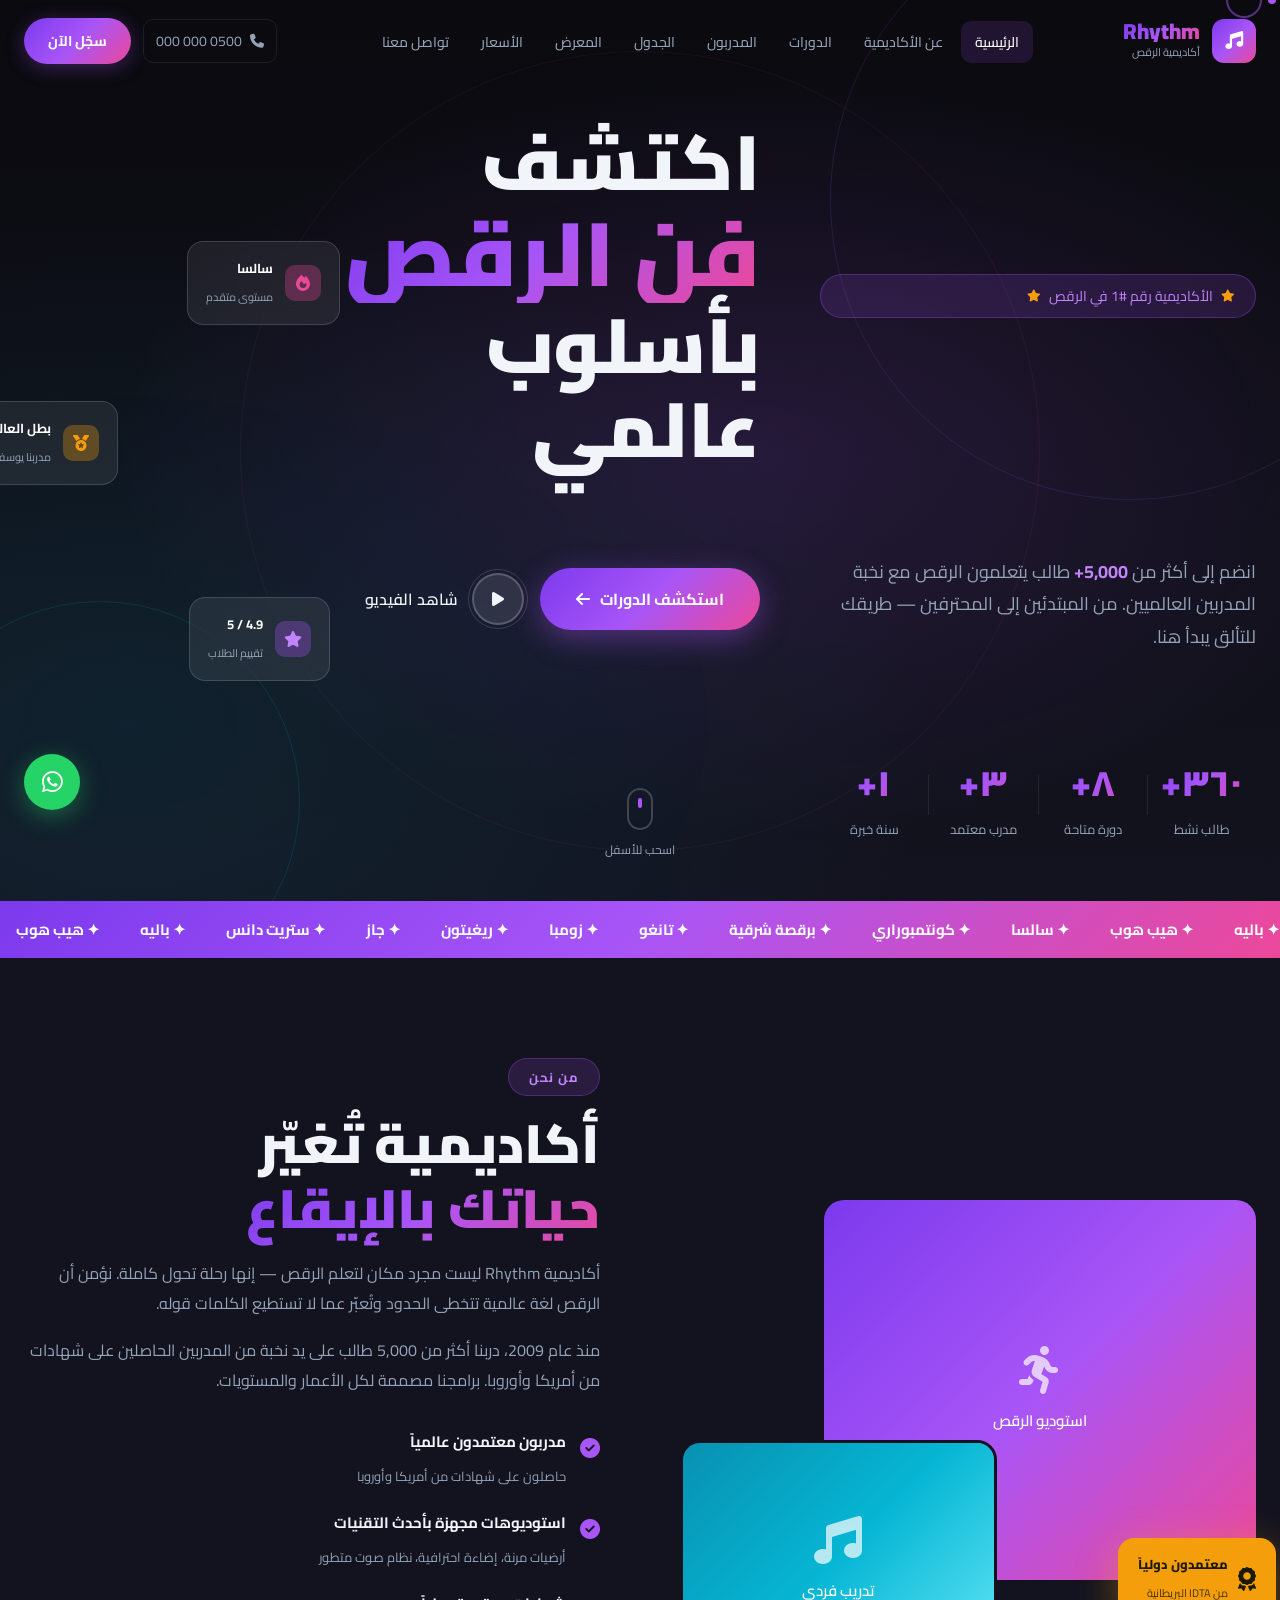
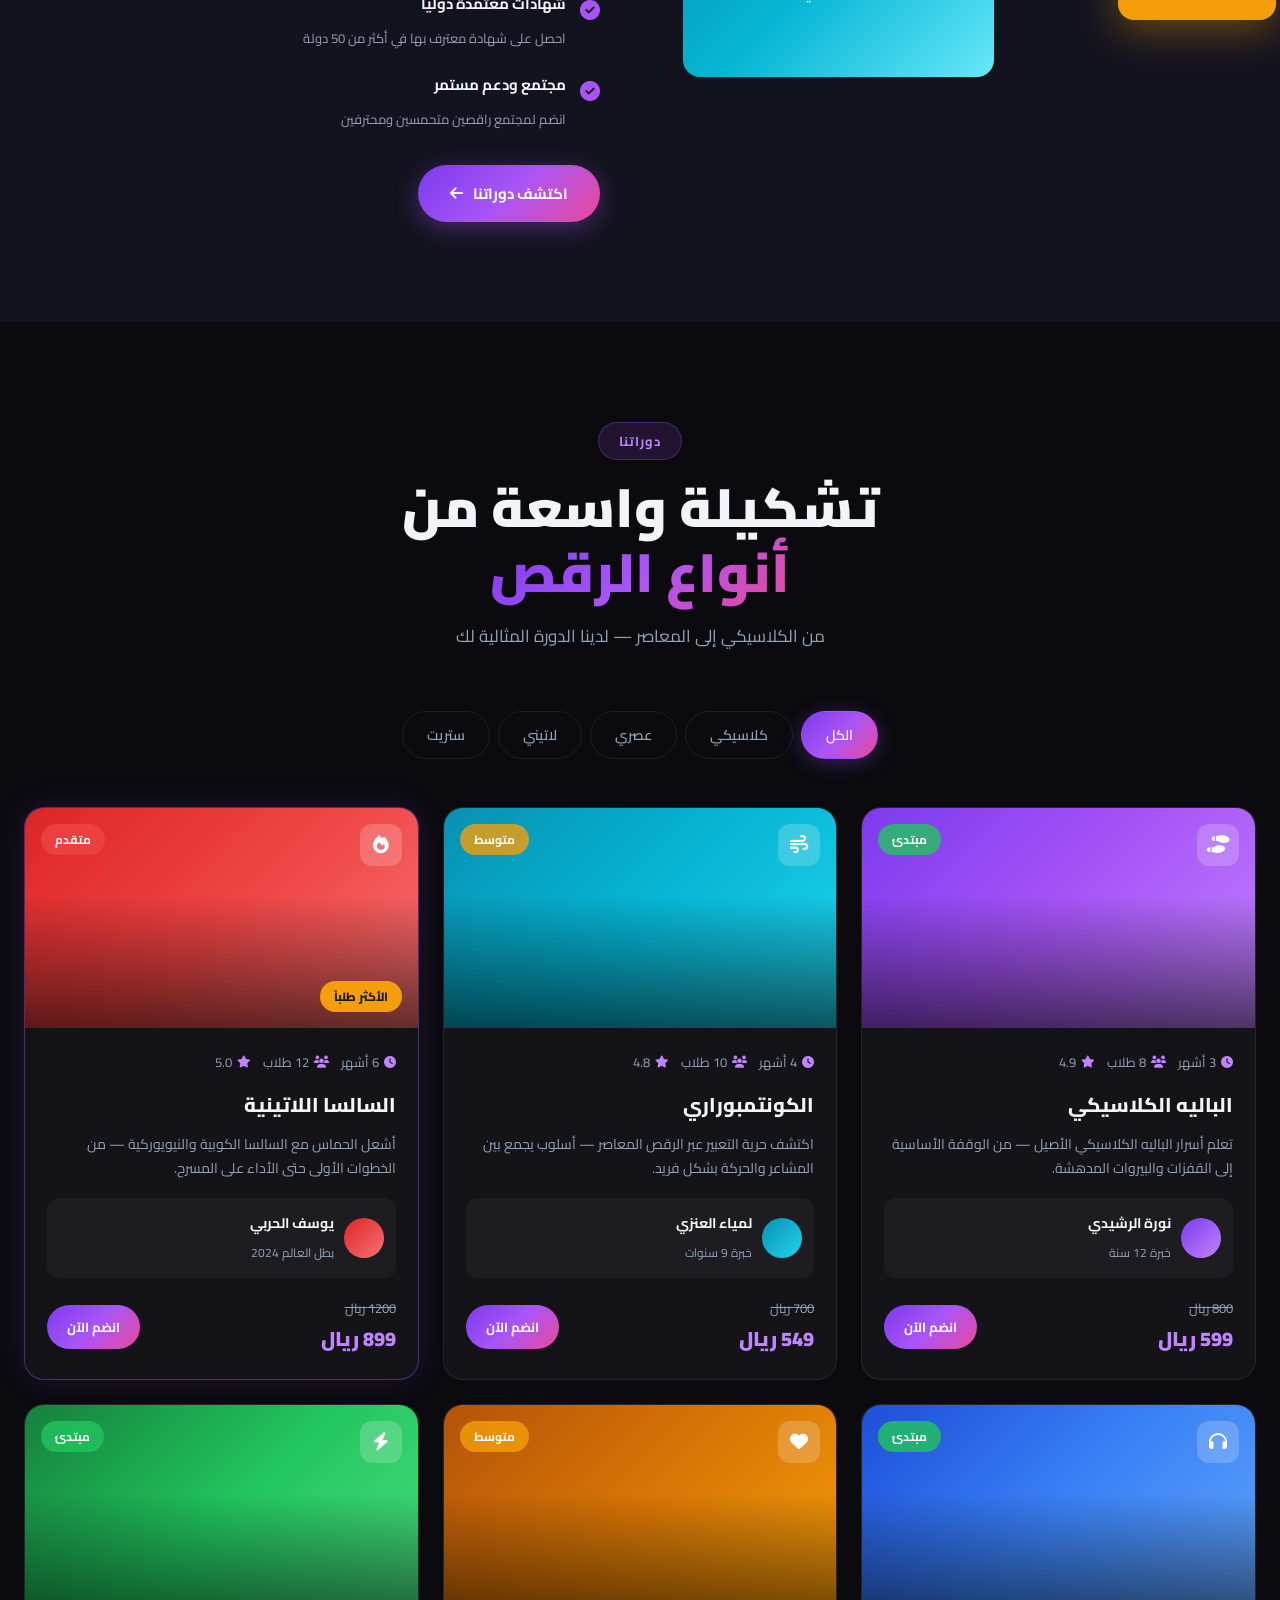
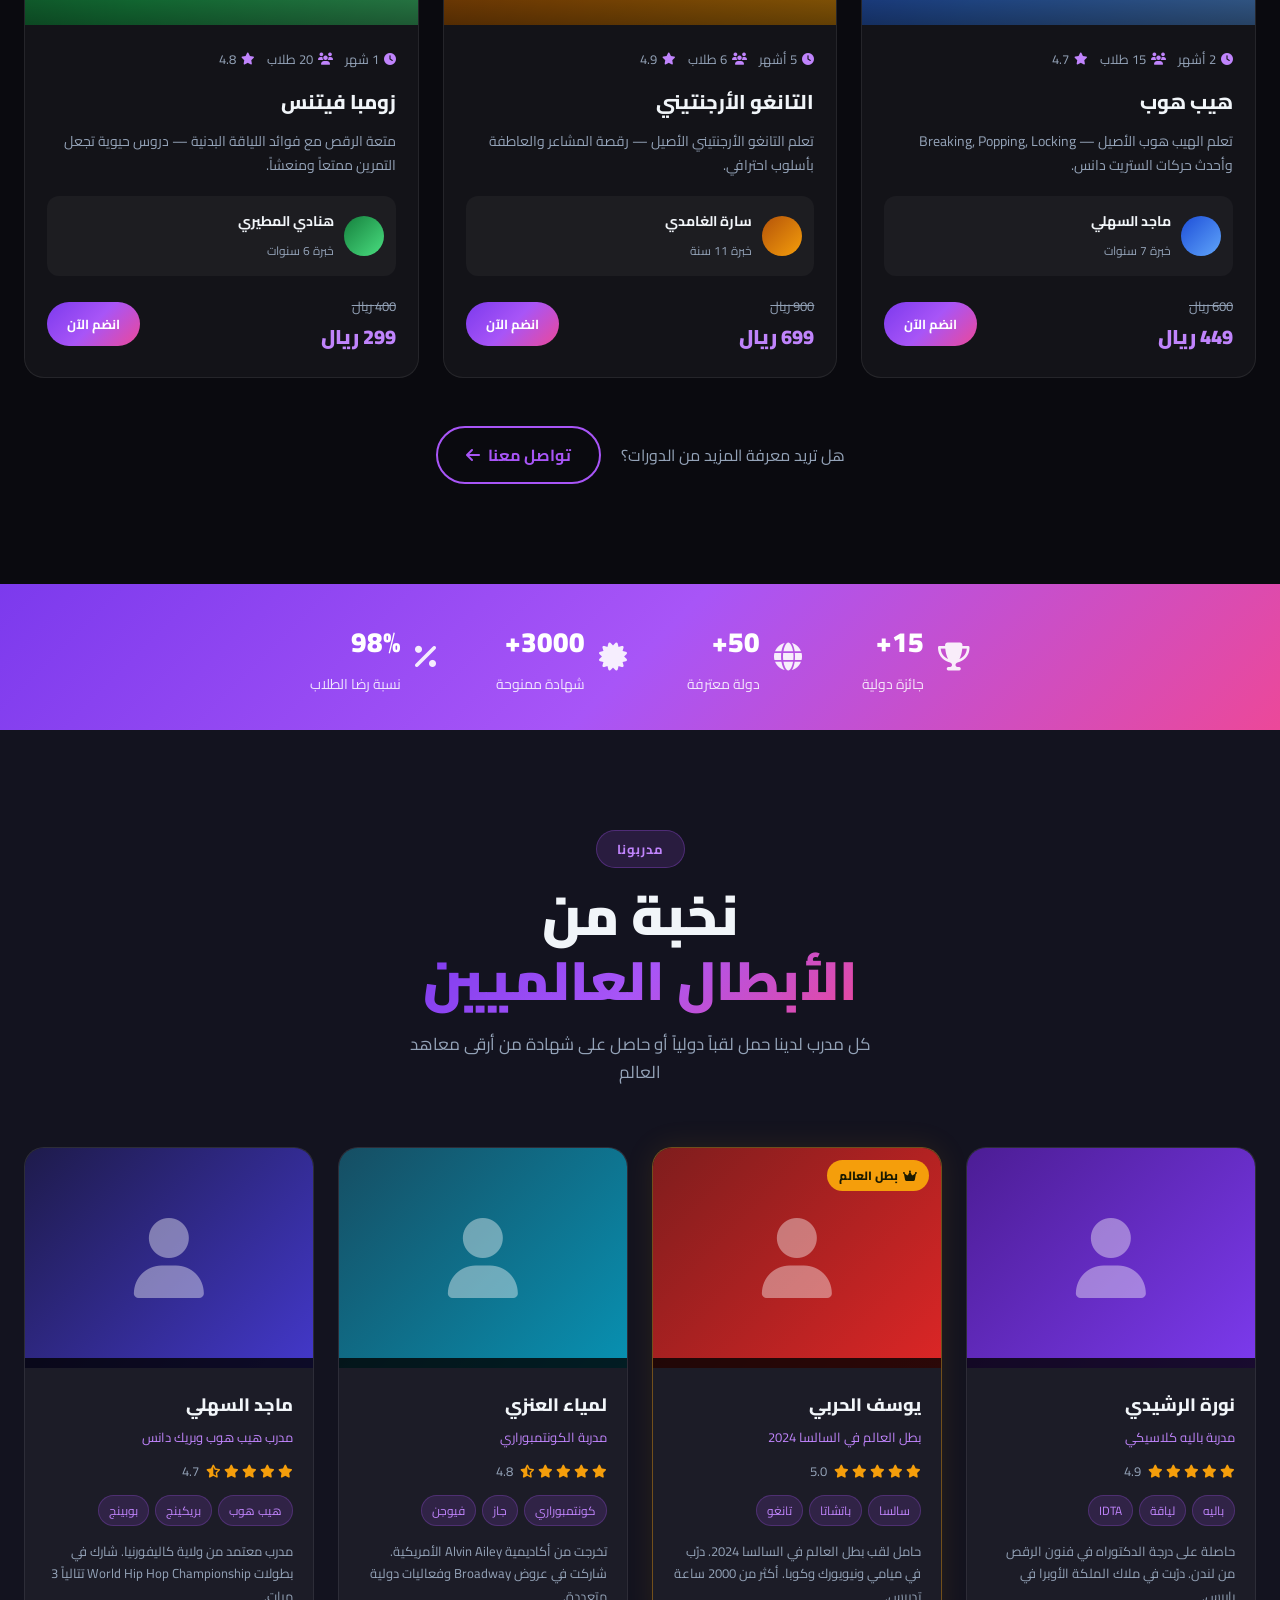
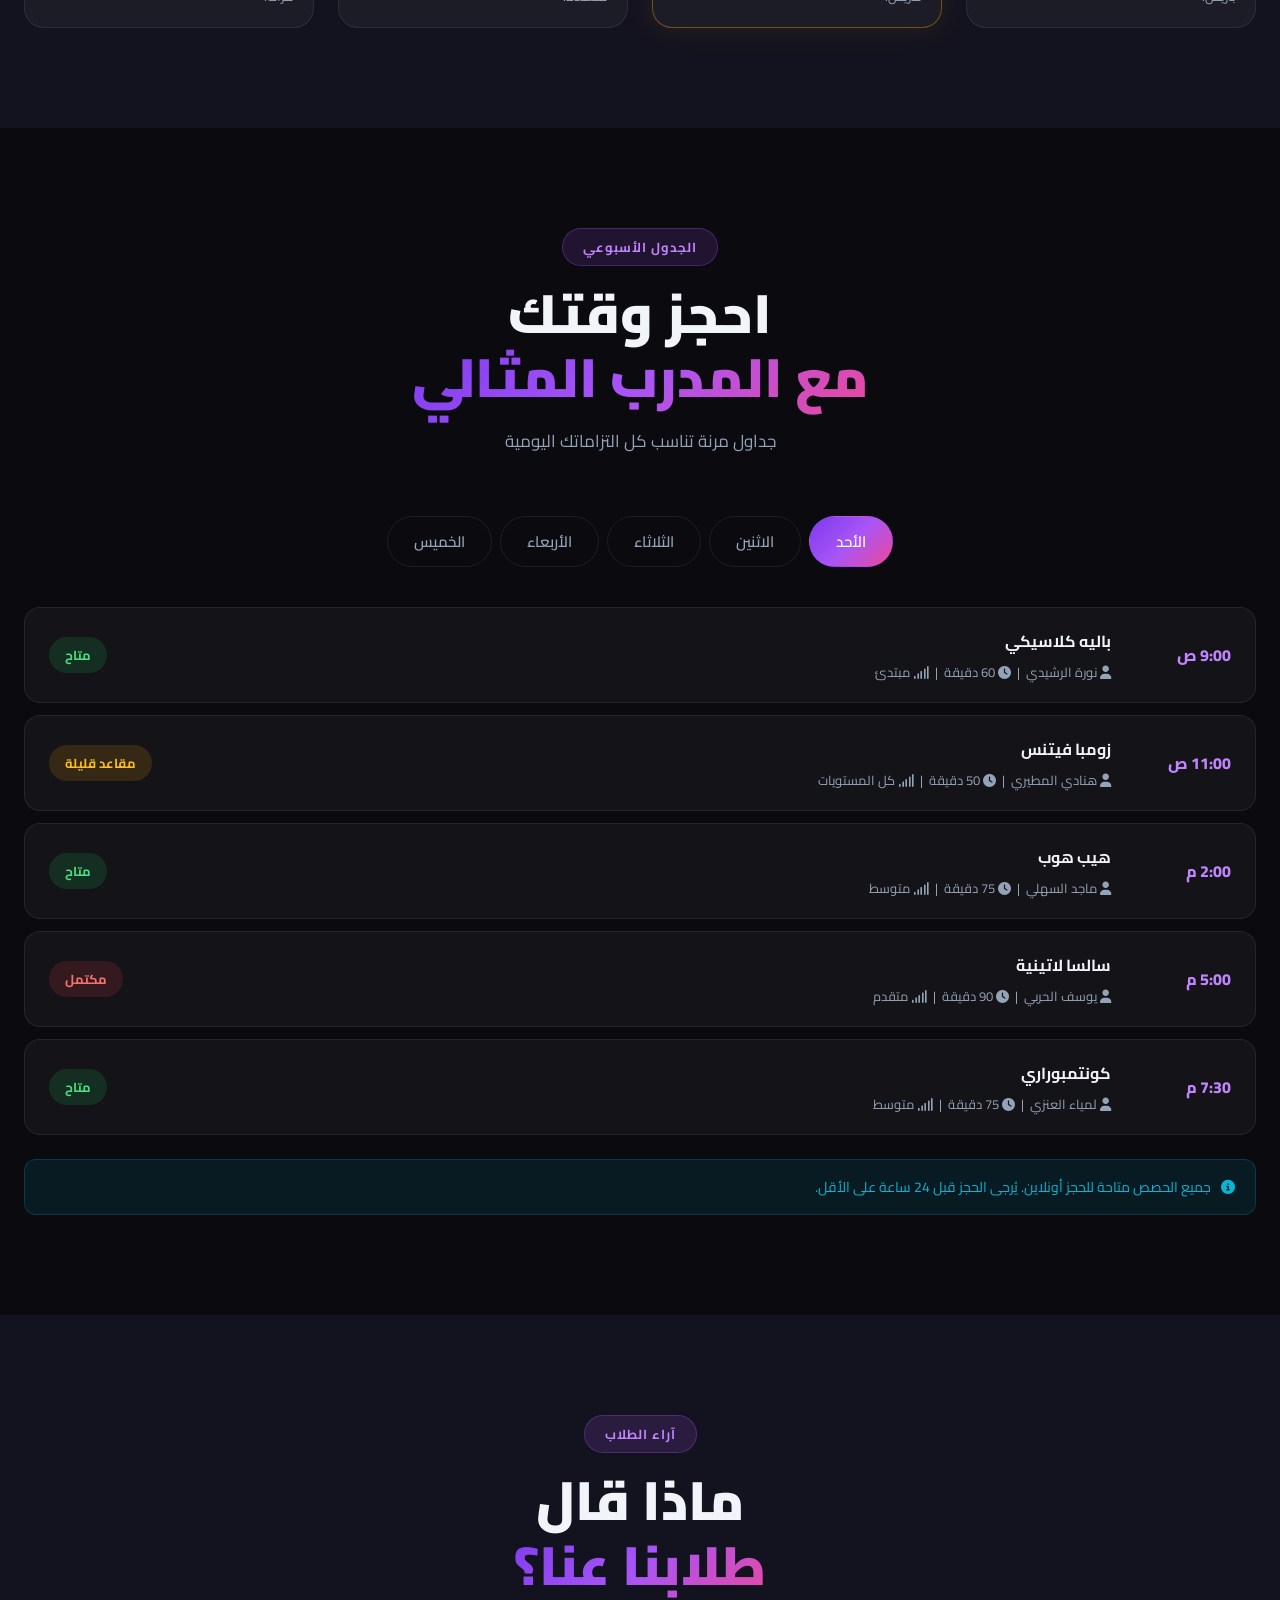
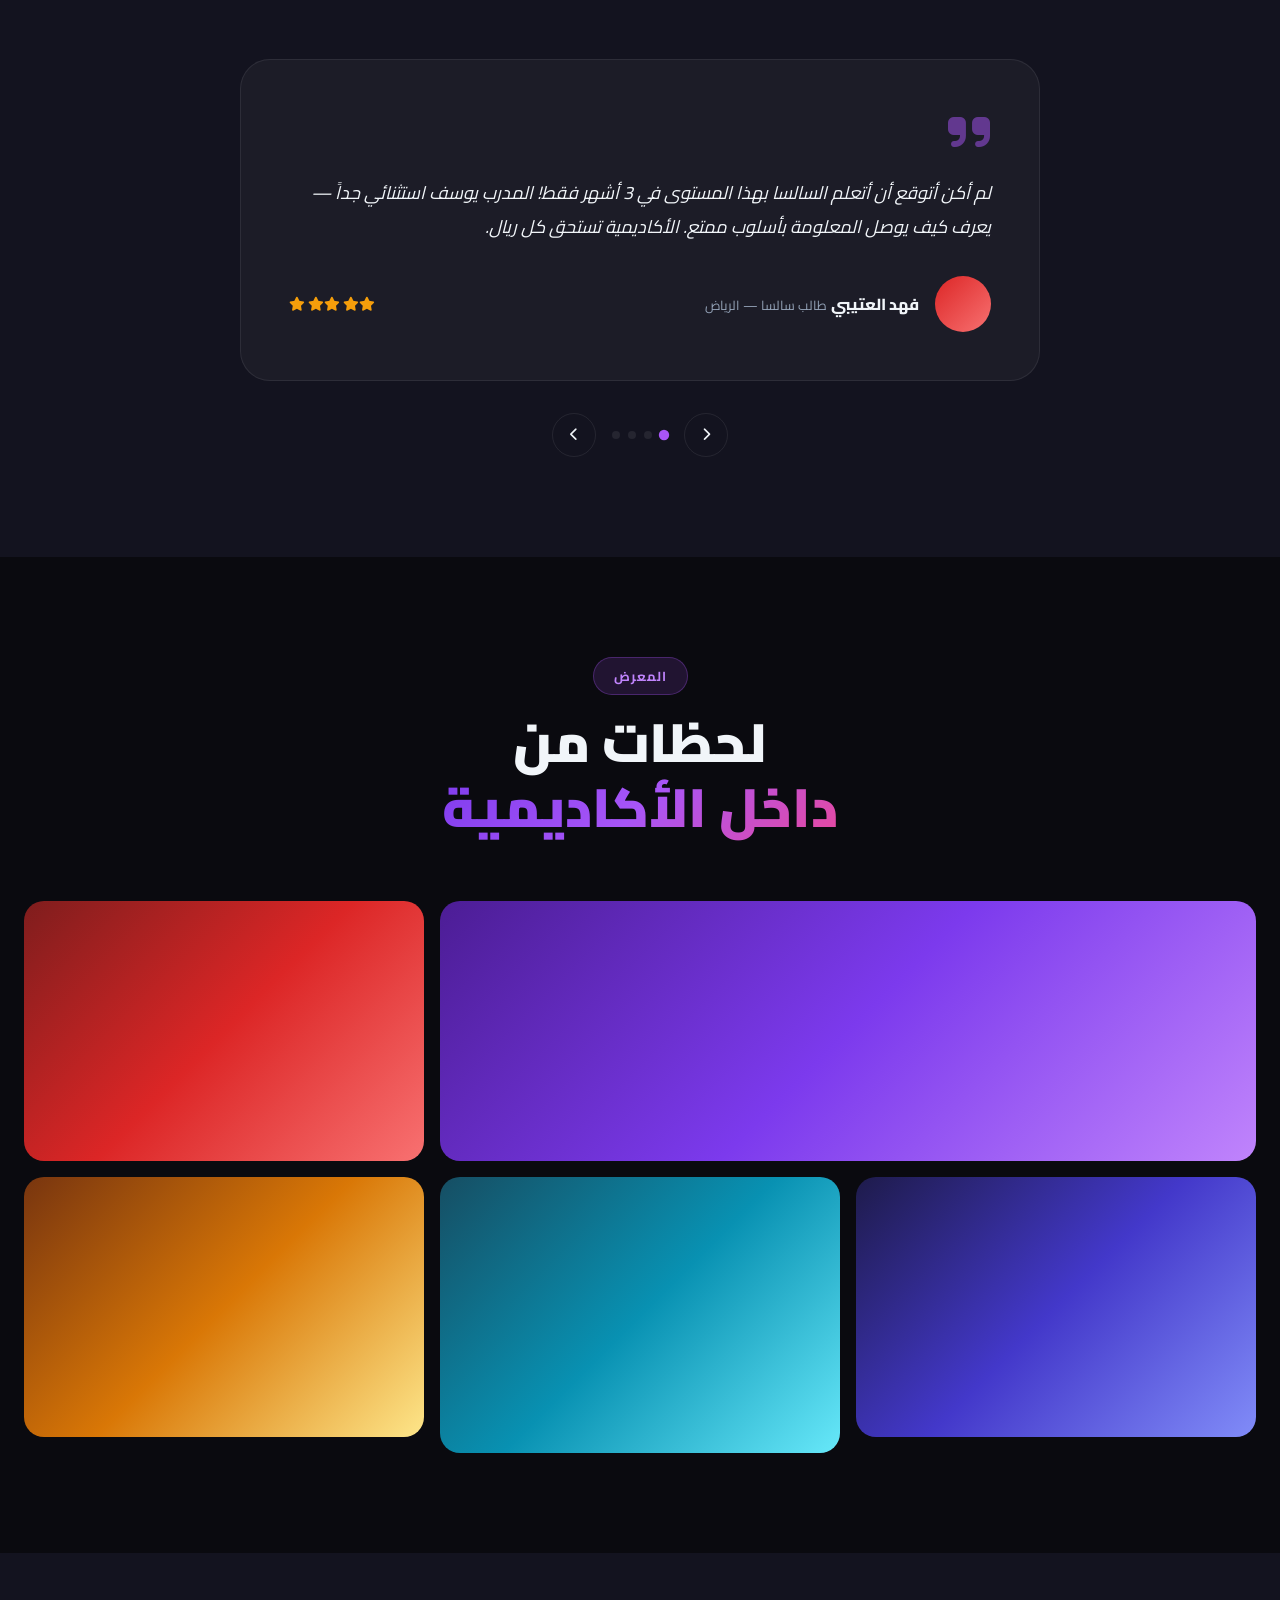
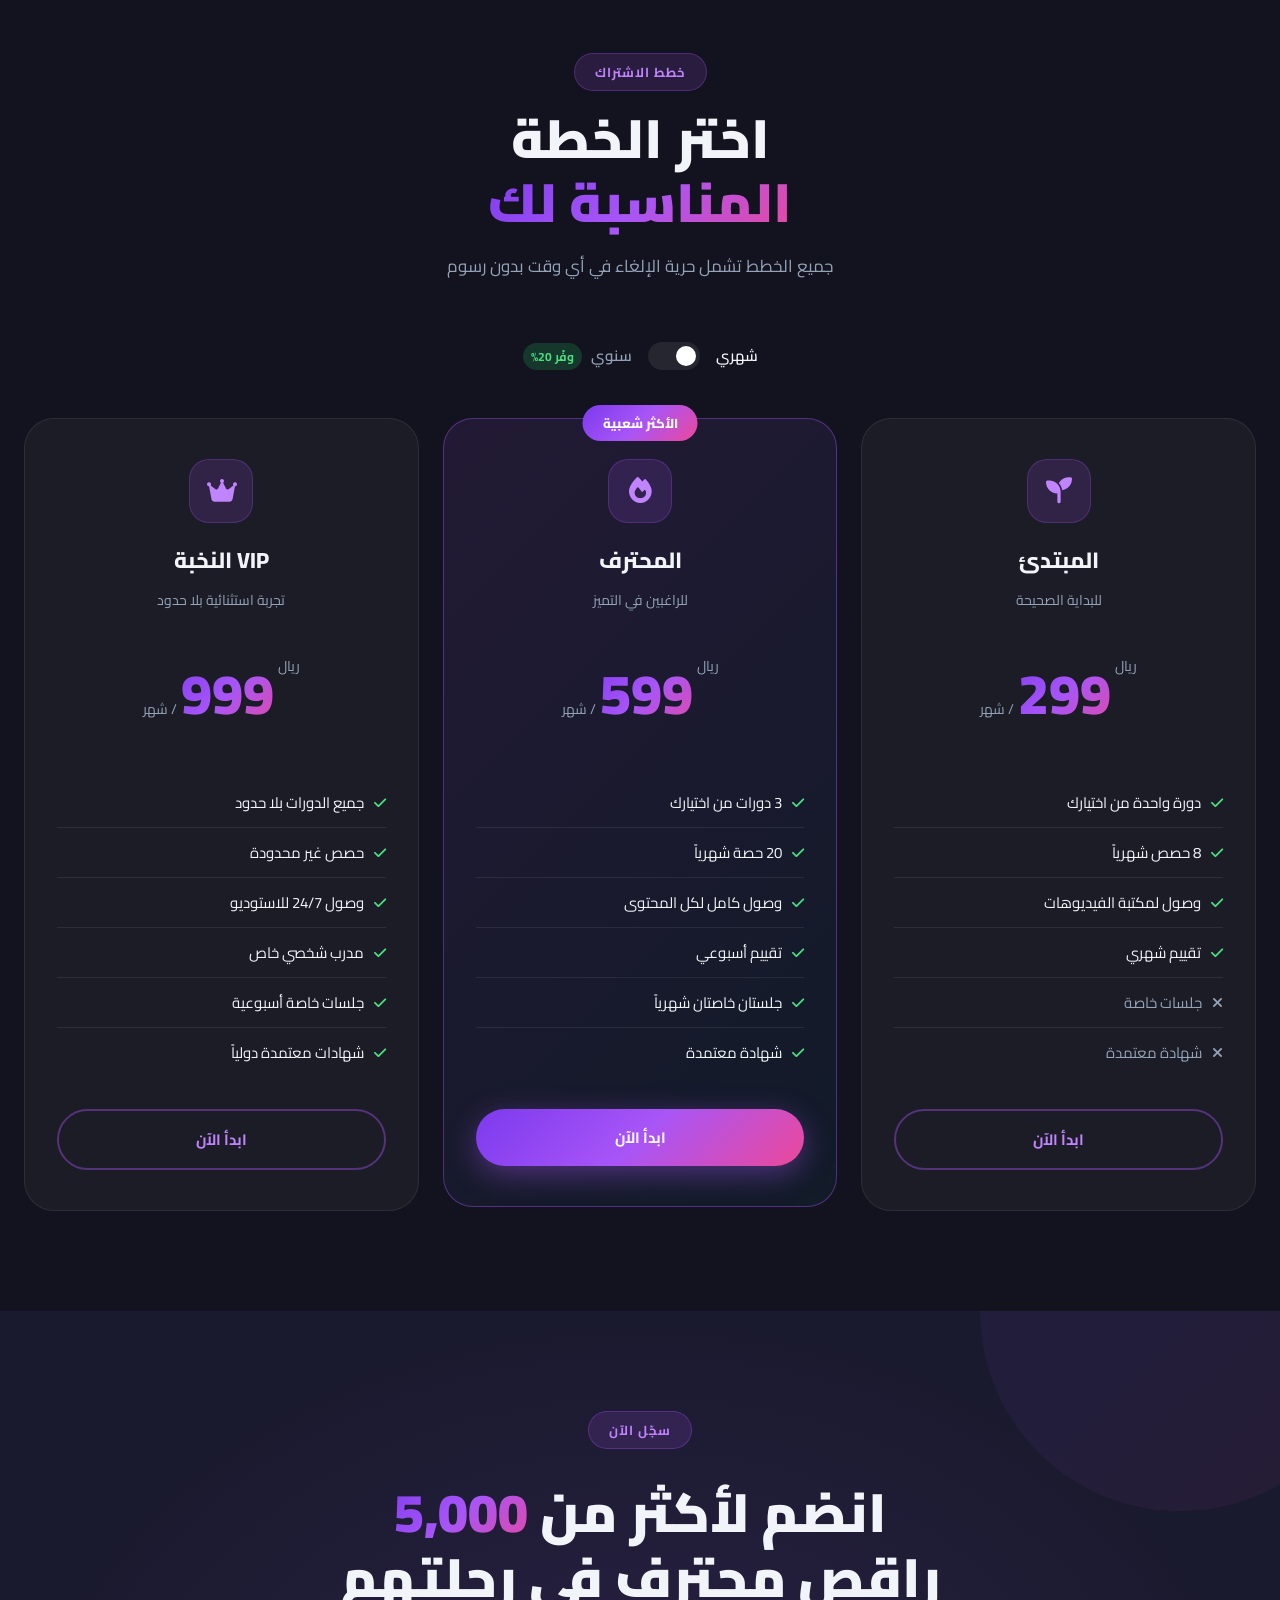
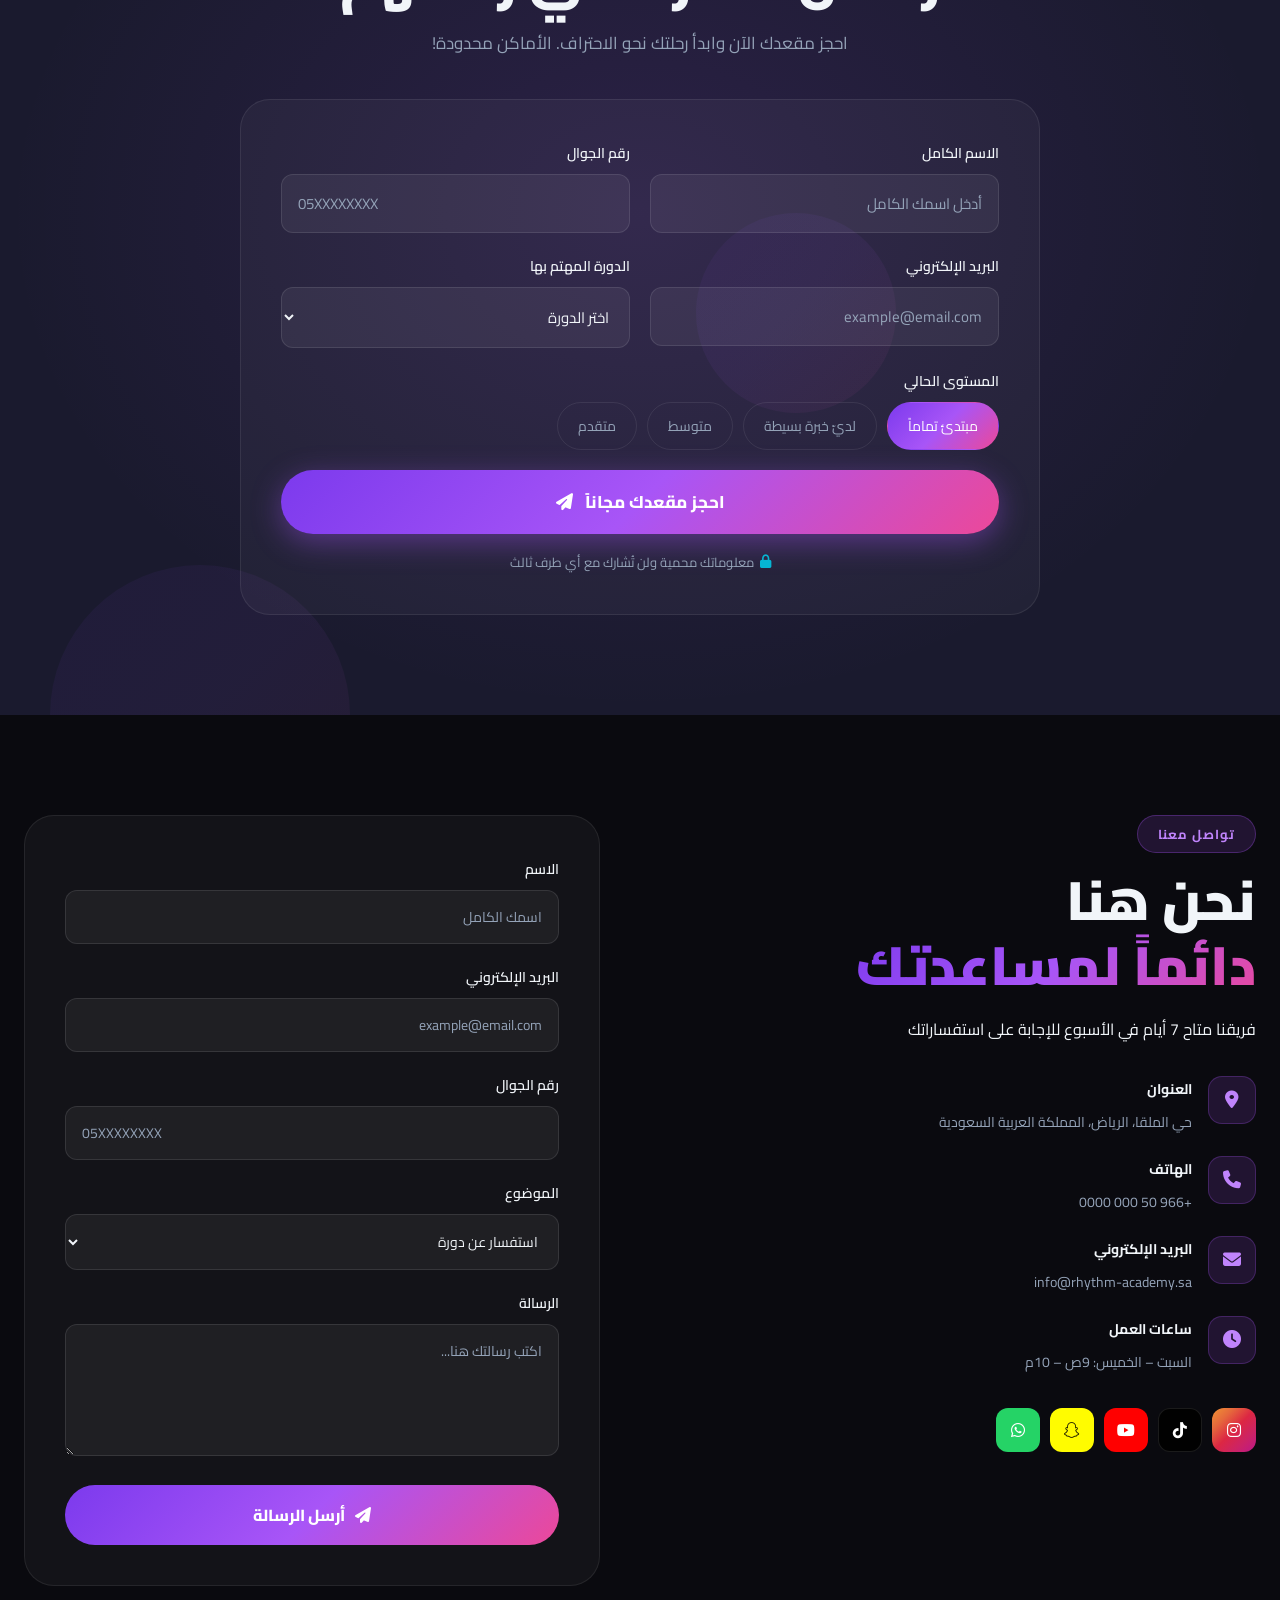
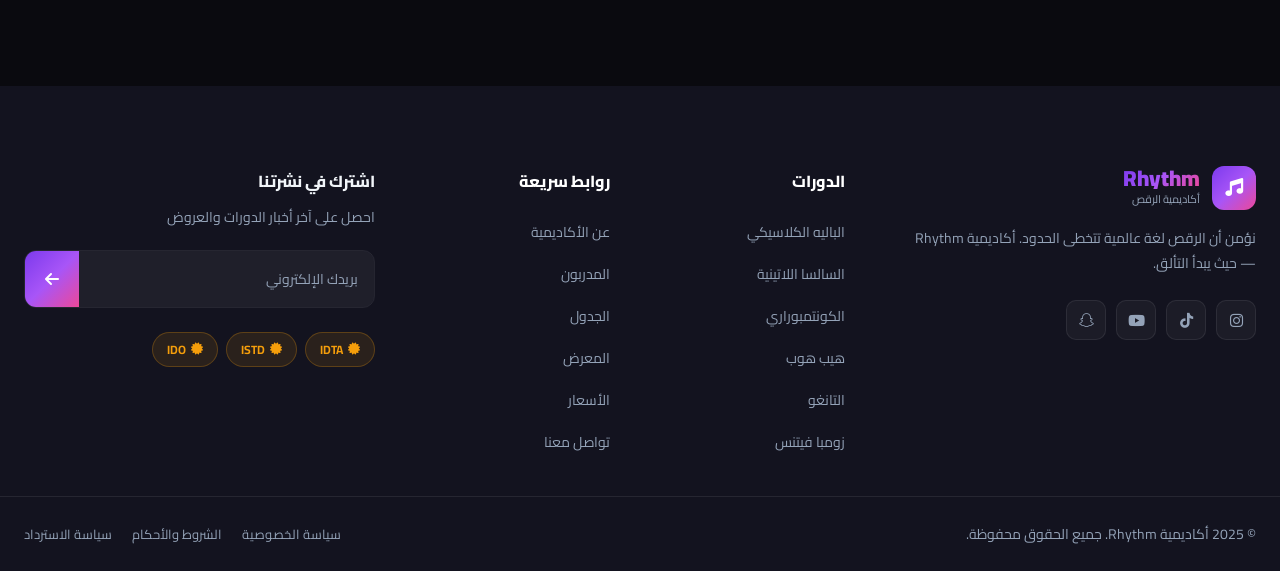
<file: dance.html>
<!DOCTYPE html>
<html lang="ar" dir="rtl">
<head>
  <meta charset="UTF-8">
  <meta name="viewport" content="width=device-width, initial-scale=1.0">
  <meta name="description" content="أكاديمية Rhythm - أعلى مستوى في تعليم الرقص في العالم العربي. احترف الرقص مع أفضل المدربين العالميين">
  <meta property="og:title" content="أكاديمية Rhythm | الرقص فن والفن حياة">
  <meta property="og:description" content="انضم لأكاديمية Rhythm وتعلم الرقص على يد نخبة المدربين العالميين">
  <title>أكاديمية Rhythm | الرقص فن والفن حياة</title>

  <!-- Fonts -->
  <link rel="preconnect" href="https://fonts.googleapis.com">
  <link rel="preconnect" href="https://fonts.gstatic.com" crossorigin>
  <link href="https://fonts.googleapis.com/css2?family=Cairo:wght@300;400;500;600;700;800;900&family=Playfair+Display:ital,wght@0,700;0,900;1,700&display=swap" rel="stylesheet">

  <!-- Icons -->
  <link rel="stylesheet" href="https://cdnjs.cloudflare.com/ajax/libs/font-awesome/6.5.0/css/all.min.css">

  <link rel="stylesheet" href="css/dance.css">
</head>
<body>

<!-- ===== LOADER ===== -->
<div id="loader">
  <div class="loader-inner">
    <div class="loader-logo">
      <span class="loader-r">R</span>
      <span class="loader-h">H</span>
      <span class="loader-y">Y</span>
      <span class="loader-t">T</span>
      <span class="loader-hm">H</span>
      <span class="loader-m">M</span>
    </div>
    <div class="loader-bar"><div class="loader-progress"></div></div>
    <p class="loader-text">جاري التحميل...</p>
  </div>
</div>

<!-- ===== CURSOR ===== -->
<div class="cursor-dot"></div>
<div class="cursor-ring"></div>

<!-- ===== NAVBAR ===== -->
<nav id="navbar">
  <div class="nav-container">
    <a href="#" class="nav-logo">
      <div class="logo-badge">
        <i class="fas fa-music"></i>
      </div>
      <div class="logo-words">
        <span class="logo-main">Rhythm</span>
        <span class="logo-sub">أكاديمية الرقص</span>
      </div>
    </a>

    <ul class="nav-links" id="navLinks">
      <li><a href="#home" class="nav-link active">الرئيسية</a></li>
      <li><a href="#about" class="nav-link">عن الأكاديمية</a></li>
      <li><a href="#courses" class="nav-link">الدورات</a></li>
      <li><a href="#instructors" class="nav-link">المدربون</a></li>
      <li><a href="#schedule" class="nav-link">الجدول</a></li>
      <li><a href="#gallery" class="nav-link">المعرض</a></li>
      <li><a href="#pricing" class="nav-link">الأسعار</a></li>
      <li><a href="#contact" class="nav-link">تواصل معنا</a></li>
    </ul>

    <div class="nav-actions">
      <a href="tel:+966500000000" class="nav-phone">
        <i class="fas fa-phone"></i>
        <span>0500 000 000</span>
      </a>
      <a href="#enroll" class="btn-enroll">سجّل الآن</a>
    </div>

    <button class="hamburger" id="hamburger" aria-label="القائمة">
      <span></span><span></span><span></span>
    </button>
  </div>
</nav>

<!-- ===== HERO ===== -->
<section id="home" class="hero">
  <div class="hero-bg">
    <div class="hero-particles" id="particles"></div>
    <div class="hero-overlay"></div>
    <div class="hero-circles">
      <div class="circle c1"></div>
      <div class="circle c2"></div>
      <div class="circle c3"></div>
    </div>
  </div>

  <div class="hero-content">
    <div class="hero-badge">
      <i class="fas fa-star"></i>
      <span>الأكاديمية رقم #1 في الرقص</span>
      <i class="fas fa-star"></i>
    </div>

    <h1 class="hero-title">
      <span class="line-1">اكتشف</span>
      <span class="line-2 gradient-text">فن الرقص</span>
      <span class="line-3">بأسلوب عالمي</span>
    </h1>

    <p class="hero-desc">
      انضم إلى أكثر من <strong>5,000+</strong> طالب يتعلمون الرقص مع نخبة المدربين العالميين.
      من المبتدئين إلى المحترفين — طريقك للتألق يبدأ هنا.
    </p>

    <div class="hero-btns">
      <a href="#courses" class="btn-hero-primary">
        <span>استكشف الدورات</span>
        <i class="fas fa-arrow-left"></i>
      </a>
      <a href="#about" class="btn-hero-secondary">
        <div class="play-icon">
          <i class="fas fa-play"></i>
        </div>
        <span>شاهد الفيديو</span>
      </a>
    </div>

    <div class="hero-stats">
      <div class="stat">
        <div class="stat-num" data-count="5000">0</div>
        <div class="stat-label">طالب نشط</div>
      </div>
      <div class="stat-divider"></div>
      <div class="stat">
        <div class="stat-num" data-count="120">0</div>
        <div class="stat-label">دورة متاحة</div>
      </div>
      <div class="stat-divider"></div>
      <div class="stat">
        <div class="stat-num" data-count="45">0</div>
        <div class="stat-label">مدرب معتمد</div>
      </div>
      <div class="stat-divider"></div>
      <div class="stat">
        <div class="stat-num" data-count="15">0</div>
        <div class="stat-label">سنة خبرة</div>
      </div>
    </div>
  </div>

  <div class="hero-dancer">
    <div class="dancer-glow"></div>
    <div class="dancer-figure">
      <div class="figure-body">
        <div class="dancer-silhouette"></div>
      </div>
    </div>
    <div class="floating-card fc1">
      <i class="fas fa-fire"></i>
      <div>
        <strong>سالسا</strong>
        <span>مستوى متقدم</span>
      </div>
    </div>
    <div class="floating-card fc2">
      <i class="fas fa-medal"></i>
      <div>
        <strong>بطل العالم 2024</strong>
        <span>مدربنا يوسف</span>
      </div>
    </div>
    <div class="floating-card fc3">
      <i class="fas fa-star"></i>
      <div>
        <strong>4.9 / 5</strong>
        <span>تقييم الطلاب</span>
      </div>
    </div>
  </div>

  <div class="hero-scroll">
    <div class="scroll-indicator">
      <div class="scroll-dot"></div>
    </div>
    <span>اسحب للأسفل</span>
  </div>
</section>

<!-- ===== TICKER ===== -->
<div class="ticker-wrap">
  <div class="ticker-track">
    <span>✦ باليه</span>
    <span>✦ هيب هوب</span>
    <span>✦ سالسا</span>
    <span>✦ كونتمبوراري</span>
    <span>✦ برقصة شرقية</span>
    <span>✦ تانغو</span>
    <span>✦ زومبا</span>
    <span>✦ ريغيتون</span>
    <span>✦ جاز</span>
    <span>✦ ستريت دانس</span>
    <span>✦ باليه</span>
    <span>✦ هيب هوب</span>
    <span>✦ سالسا</span>
    <span>✦ كونتمبوراري</span>
    <span>✦ برقصة شرقية</span>
    <span>✦ تانغو</span>
    <span>✦ زومبا</span>
    <span>✦ ريغيتون</span>
    <span>✦ جاز</span>
    <span>✦ ستريت دانس</span>
  </div>
</div>

<!-- ===== ABOUT ===== -->
<section id="about" class="about">
  <div class="section-container">
    <div class="about-visual">
      <div class="about-img-stack">
        <div class="about-img main-img">
          <div class="img-placeholder gradient-dance-1">
            <i class="fas fa-person-running"></i>
            <span>استوديو الرقص</span>
          </div>
        </div>
        <div class="about-img side-img">
          <div class="img-placeholder gradient-dance-2">
            <i class="fas fa-music"></i>
            <span>تدريب فردي</span>
          </div>
        </div>
        <div class="about-badge-floating">
          <i class="fas fa-award"></i>
          <div>
            <strong>معتمدون دولياً</strong>
            <span>من IDTA البريطانية</span>
          </div>
        </div>
      </div>
    </div>

    <div class="about-content">
      <div class="section-tag">من نحن</div>
      <h2 class="section-title">أكاديمية تُغيّر<br><span class="gradient-text">حياتك بالإيقاع</span></h2>
      <p class="about-text">
        أكاديمية Rhythm ليست مجرد مكان لتعلم الرقص — إنها رحلة تحول كاملة.
        نؤمن أن الرقص لغة عالمية تتخطى الحدود وتُعبّر عما لا تستطيع الكلمات قوله.
      </p>
      <p class="about-text">
        منذ عام 2009، دربنا أكثر من 5,000 طالب على يد نخبة من المدربين الحاصلين على
        شهادات من أمريكا وأوروبا. برامجنا مصممة لكل الأعمار والمستويات.
      </p>

      <div class="about-features">
        <div class="feature-item">
          <div class="feature-icon"><i class="fas fa-check-circle"></i></div>
          <div>
            <strong>مدربون معتمدون عالمياً</strong>
            <span>حاصلون على شهادات من أمريكا وأوروبا</span>
          </div>
        </div>
        <div class="feature-item">
          <div class="feature-icon"><i class="fas fa-check-circle"></i></div>
          <div>
            <strong>استوديوهات مجهزة بأحدث التقنيات</strong>
            <span>أرضيات مرنة، إضاءة احترافية، نظام صوت متطور</span>
          </div>
        </div>
        <div class="feature-item">
          <div class="feature-icon"><i class="fas fa-check-circle"></i></div>
          <div>
            <strong>شهادات معتمدة دولياً</strong>
            <span>احصل على شهادة معترف بها في أكثر من 50 دولة</span>
          </div>
        </div>
        <div class="feature-item">
          <div class="feature-icon"><i class="fas fa-check-circle"></i></div>
          <div>
            <strong>مجتمع ودعم مستمر</strong>
            <span>انضم لمجتمع راقصين متحمسين ومحترفين</span>
          </div>
        </div>
      </div>

      <a href="#courses" class="btn-about">
        <span>اكتشف دوراتنا</span>
        <i class="fas fa-arrow-left"></i>
      </a>
    </div>
  </div>
</section>

<!-- ===== COURSES ===== -->
<section id="courses" class="courses">
  <div class="section-container">
    <div class="section-header">
      <div class="section-tag">دوراتنا</div>
      <h2 class="section-title">تشكيلة واسعة من<br><span class="gradient-text">أنواع الرقص</span></h2>
      <p class="section-desc">من الكلاسيكي إلى المعاصر — لدينا الدورة المثالية لك</p>
    </div>

    <div class="courses-filter">
      <button class="filter-btn active" data-filter="all">الكل</button>
      <button class="filter-btn" data-filter="classic">كلاسيكي</button>
      <button class="filter-btn" data-filter="modern">عصري</button>
      <button class="filter-btn" data-filter="latin">لاتيني</button>
      <button class="filter-btn" data-filter="street">ستريت</button>
    </div>

    <div class="courses-grid" id="coursesGrid">

      <div class="course-card" data-category="classic">
        <div class="course-img ballet">
          <div class="course-overlay">
            <a href="#enroll" class="btn-course-enroll">سجّل الآن</a>
          </div>
          <div class="course-icon"><i class="fas fa-shoe-prints"></i></div>
          <div class="course-level beginner">مبتدئ</div>
        </div>
        <div class="course-body">
          <div class="course-meta">
            <span><i class="fas fa-clock"></i> 3 أشهر</span>
            <span><i class="fas fa-users"></i> 8 طلاب</span>
            <span><i class="fas fa-star"></i> 4.9</span>
          </div>
          <h3 class="course-name">الباليه الكلاسيكي</h3>
          <p class="course-desc">تعلم أسرار الباليه الكلاسيكي الأصيل — من الوقفة الأساسية إلى القفزات والبيروات المدهشة.</p>
          <div class="course-instructor">
            <div class="inst-avatar ballet-inst"></div>
            <div>
              <strong>نورة الرشيدي</strong>
              <span>خبرة 12 سنة</span>
            </div>
          </div>
          <div class="course-footer">
            <div class="course-price">
              <span class="price-old">800 ريال</span>
              <span class="price-new">599 ريال</span>
            </div>
            <a href="#enroll" class="btn-course">انضم الآن</a>
          </div>
        </div>
      </div>

      <div class="course-card" data-category="modern">
        <div class="course-img contemporary">
          <div class="course-overlay">
            <a href="#enroll" class="btn-course-enroll">سجّل الآن</a>
          </div>
          <div class="course-icon"><i class="fas fa-wind"></i></div>
          <div class="course-level intermediate">متوسط</div>
        </div>
        <div class="course-body">
          <div class="course-meta">
            <span><i class="fas fa-clock"></i> 4 أشهر</span>
            <span><i class="fas fa-users"></i> 10 طلاب</span>
            <span><i class="fas fa-star"></i> 4.8</span>
          </div>
          <h3 class="course-name">الكونتمبوراري</h3>
          <p class="course-desc">اكتشف حرية التعبير عبر الرقص المعاصر — أسلوب يجمع بين المشاعر والحركة بشكل فريد.</p>
          <div class="course-instructor">
            <div class="inst-avatar cont-inst"></div>
            <div>
              <strong>لمياء العنزي</strong>
              <span>خبرة 9 سنوات</span>
            </div>
          </div>
          <div class="course-footer">
            <div class="course-price">
              <span class="price-old">700 ريال</span>
              <span class="price-new">549 ريال</span>
            </div>
            <a href="#enroll" class="btn-course">انضم الآن</a>
          </div>
        </div>
      </div>

      <div class="course-card featured" data-category="latin">
        <div class="course-img salsa">
          <div class="course-overlay">
            <a href="#enroll" class="btn-course-enroll">سجّل الآن</a>
          </div>
          <div class="course-icon"><i class="fas fa-fire"></i></div>
          <div class="course-level advanced">متقدم</div>
          <div class="course-featured-badge">الأكثر طلباً</div>
        </div>
        <div class="course-body">
          <div class="course-meta">
            <span><i class="fas fa-clock"></i> 6 أشهر</span>
            <span><i class="fas fa-users"></i> 12 طلاب</span>
            <span><i class="fas fa-star"></i> 5.0</span>
          </div>
          <h3 class="course-name">السالسا اللاتينية</h3>
          <p class="course-desc">أشعل الحماس مع السالسا الكوبية والنيويوركية — من الخطوات الأولى حتى الأداء على المسرح.</p>
          <div class="course-instructor">
            <div class="inst-avatar salsa-inst"></div>
            <div>
              <strong>يوسف الحربي</strong>
              <span>بطل العالم 2024</span>
            </div>
          </div>
          <div class="course-footer">
            <div class="course-price">
              <span class="price-old">1200 ريال</span>
              <span class="price-new">899 ريال</span>
            </div>
            <a href="#enroll" class="btn-course">انضم الآن</a>
          </div>
        </div>
      </div>

      <div class="course-card" data-category="street">
        <div class="course-img hiphop">
          <div class="course-overlay">
            <a href="#enroll" class="btn-course-enroll">سجّل الآن</a>
          </div>
          <div class="course-icon"><i class="fas fa-headphones"></i></div>
          <div class="course-level beginner">مبتدئ</div>
        </div>
        <div class="course-body">
          <div class="course-meta">
            <span><i class="fas fa-clock"></i> 2 أشهر</span>
            <span><i class="fas fa-users"></i> 15 طلاب</span>
            <span><i class="fas fa-star"></i> 4.7</span>
          </div>
          <h3 class="course-name">هيب هوب</h3>
          <p class="course-desc">تعلم الهيب هوب الأصيل — Breaking, Popping, Locking وأحدث حركات الستريت دانس.</p>
          <div class="course-instructor">
            <div class="inst-avatar hiphop-inst"></div>
            <div>
              <strong>ماجد السهلي</strong>
              <span>خبرة 7 سنوات</span>
            </div>
          </div>
          <div class="course-footer">
            <div class="course-price">
              <span class="price-old">600 ريال</span>
              <span class="price-new">449 ريال</span>
            </div>
            <a href="#enroll" class="btn-course">انضم الآن</a>
          </div>
        </div>
      </div>

      <div class="course-card" data-category="latin">
        <div class="course-img tango">
          <div class="course-overlay">
            <a href="#enroll" class="btn-course-enroll">سجّل الآن</a>
          </div>
          <div class="course-icon"><i class="fas fa-heart"></i></div>
          <div class="course-level intermediate">متوسط</div>
        </div>
        <div class="course-body">
          <div class="course-meta">
            <span><i class="fas fa-clock"></i> 5 أشهر</span>
            <span><i class="fas fa-users"></i> 6 طلاب</span>
            <span><i class="fas fa-star"></i> 4.9</span>
          </div>
          <h3 class="course-name">التانغو الأرجنتيني</h3>
          <p class="course-desc">تعلم التانغو الأرجنتيني الأصيل — رقصة المشاعر والعاطفة بأسلوب احترافي.</p>
          <div class="course-instructor">
            <div class="inst-avatar tango-inst"></div>
            <div>
              <strong>سارة الغامدي</strong>
              <span>خبرة 11 سنة</span>
            </div>
          </div>
          <div class="course-footer">
            <div class="course-price">
              <span class="price-old">900 ريال</span>
              <span class="price-new">699 ريال</span>
            </div>
            <a href="#enroll" class="btn-course">انضم الآن</a>
          </div>
        </div>
      </div>

      <div class="course-card" data-category="modern">
        <div class="course-img zumba">
          <div class="course-overlay">
            <a href="#enroll" class="btn-course-enroll">سجّل الآن</a>
          </div>
          <div class="course-icon"><i class="fas fa-bolt"></i></div>
          <div class="course-level beginner">مبتدئ</div>
        </div>
        <div class="course-body">
          <div class="course-meta">
            <span><i class="fas fa-clock"></i> 1 شهر</span>
            <span><i class="fas fa-users"></i> 20 طلاب</span>
            <span><i class="fas fa-star"></i> 4.8</span>
          </div>
          <h3 class="course-name">زومبا فيتنس</h3>
          <p class="course-desc">متعة الرقص مع فوائد اللياقة البدنية — دروس حيوية تجعل التمرين ممتعاً ومنعشاً.</p>
          <div class="course-instructor">
            <div class="inst-avatar zumba-inst"></div>
            <div>
              <strong>هنادي المطيري</strong>
              <span>خبرة 6 سنوات</span>
            </div>
          </div>
          <div class="course-footer">
            <div class="course-price">
              <span class="price-old">400 ريال</span>
              <span class="price-new">299 ريال</span>
            </div>
            <a href="#enroll" class="btn-course">انضم الآن</a>
          </div>
        </div>
      </div>

    </div>

    <div class="courses-cta">
      <p>هل تريد معرفة المزيد من الدورات؟</p>
      <a href="#contact" class="btn-see-all">تواصل معنا <i class="fas fa-arrow-left"></i></a>
    </div>
  </div>
</section>

<!-- ===== EXPERIENCE STRIP ===== -->
<div class="experience-strip">
  <div class="exp-item">
    <i class="fas fa-trophy"></i>
    <div>
      <strong>15+</strong>
      <span>جائزة دولية</span>
    </div>
  </div>
  <div class="exp-item">
    <i class="fas fa-globe"></i>
    <div>
      <strong>50+</strong>
      <span>دولة معترفة</span>
    </div>
  </div>
  <div class="exp-item">
    <i class="fas fa-certificate"></i>
    <div>
      <strong>3000+</strong>
      <span>شهادة ممنوحة</span>
    </div>
  </div>
  <div class="exp-item">
    <i class="fas fa-percent"></i>
    <div>
      <strong>98%</strong>
      <span>نسبة رضا الطلاب</span>
    </div>
  </div>
</div>

<!-- ===== INSTRUCTORS ===== -->
<section id="instructors" class="instructors">
  <div class="section-container">
    <div class="section-header">
      <div class="section-tag">مدربونا</div>
      <h2 class="section-title">نخبة من<br><span class="gradient-text">الأبطال العالميين</span></h2>
      <p class="section-desc">كل مدرب لدينا حمل لقباً دولياً أو حاصل على شهادة من أرقى معاهد العالم</p>
    </div>

    <div class="instructors-grid">

      <div class="instructor-card">
        <div class="inst-photo">
          <div class="inst-photo-inner ballet-bg">
            <i class="fas fa-user"></i>
          </div>
          <div class="inst-social">
            <a href="#"><i class="fab fa-instagram"></i></a>
            <a href="#"><i class="fab fa-youtube"></i></a>
            <a href="#"><i class="fab fa-tiktok"></i></a>
          </div>
        </div>
        <div class="inst-info">
          <h3>نورة الرشيدي</h3>
          <p class="inst-title">مدربة باليه كلاسيكي</p>
          <div class="inst-stars">
            <i class="fas fa-star"></i><i class="fas fa-star"></i>
            <i class="fas fa-star"></i><i class="fas fa-star"></i>
            <i class="fas fa-star"></i>
            <span>4.9</span>
          </div>
          <div class="inst-tags">
            <span>باليه</span>
            <span>لياقة</span>
            <span>IDTA</span>
          </div>
          <p class="inst-bio">حاصلة على درجة الدكتوراه في فنون الرقص من لندن. درّبت في ملاك الملكة الأوبرا في باريس.</p>
        </div>
      </div>

      <div class="instructor-card featured-inst">
        <div class="inst-photo">
          <div class="inst-photo-inner salsa-bg">
            <i class="fas fa-user"></i>
          </div>
          <div class="inst-social">
            <a href="#"><i class="fab fa-instagram"></i></a>
            <a href="#"><i class="fab fa-youtube"></i></a>
            <a href="#"><i class="fab fa-tiktok"></i></a>
          </div>
          <div class="inst-champion"><i class="fas fa-crown"></i> بطل العالم</div>
        </div>
        <div class="inst-info">
          <h3>يوسف الحربي</h3>
          <p class="inst-title">بطل العالم في السالسا 2024</p>
          <div class="inst-stars">
            <i class="fas fa-star"></i><i class="fas fa-star"></i>
            <i class="fas fa-star"></i><i class="fas fa-star"></i>
            <i class="fas fa-star"></i>
            <span>5.0</span>
          </div>
          <div class="inst-tags">
            <span>سالسا</span>
            <span>باتشاتا</span>
            <span>تانغو</span>
          </div>
          <p class="inst-bio">حامل لقب بطل العالم في السالسا 2024. درّب في ميامي ونيويورك وكوبا. أكثر من 2000 ساعة تدريس.</p>
        </div>
      </div>

      <div class="instructor-card">
        <div class="inst-photo">
          <div class="inst-photo-inner cont-bg">
            <i class="fas fa-user"></i>
          </div>
          <div class="inst-social">
            <a href="#"><i class="fab fa-instagram"></i></a>
            <a href="#"><i class="fab fa-youtube"></i></a>
            <a href="#"><i class="fab fa-tiktok"></i></a>
          </div>
        </div>
        <div class="inst-info">
          <h3>لمياء العنزي</h3>
          <p class="inst-title">مدربة الكونتمبوراري</p>
          <div class="inst-stars">
            <i class="fas fa-star"></i><i class="fas fa-star"></i>
            <i class="fas fa-star"></i><i class="fas fa-star"></i>
            <i class="fas fa-star-half-alt"></i>
            <span>4.8</span>
          </div>
          <div class="inst-tags">
            <span>كونتمبوراري</span>
            <span>جاز</span>
            <span>فيوجن</span>
          </div>
          <p class="inst-bio">تخرجت من أكاديمية Alvin Ailey الأمريكية. شاركت في عروض Broadway وفعاليات دولية متعددة.</p>
        </div>
      </div>

      <div class="instructor-card">
        <div class="inst-photo">
          <div class="inst-photo-inner hiphop-bg">
            <i class="fas fa-user"></i>
          </div>
          <div class="inst-social">
            <a href="#"><i class="fab fa-instagram"></i></a>
            <a href="#"><i class="fab fa-youtube"></i></a>
            <a href="#"><i class="fab fa-tiktok"></i></a>
          </div>
        </div>
        <div class="inst-info">
          <h3>ماجد السهلي</h3>
          <p class="inst-title">مدرب هيب هوب وبريك دانس</p>
          <div class="inst-stars">
            <i class="fas fa-star"></i><i class="fas fa-star"></i>
            <i class="fas fa-star"></i><i class="fas fa-star"></i>
            <i class="fas fa-star-half-alt"></i>
            <span>4.7</span>
          </div>
          <div class="inst-tags">
            <span>هيب هوب</span>
            <span>بريكينج</span>
            <span>بوبينج</span>
          </div>
          <p class="inst-bio">مدرب معتمد من ولاية كاليفورنيا. شارك في بطولات World Hip Hop Championship تتالياً 3 مرات.</p>
        </div>
      </div>

    </div>
  </div>
</section>

<!-- ===== SCHEDULE ===== -->
<section id="schedule" class="schedule">
  <div class="section-container">
    <div class="section-header">
      <div class="section-tag">الجدول الأسبوعي</div>
      <h2 class="section-title">احجز وقتك<br><span class="gradient-text">مع المدرب المثالي</span></h2>
      <p class="section-desc">جداول مرنة تناسب كل التزاماتك اليومية</p>
    </div>

    <div class="schedule-tabs">
      <button class="sched-tab active" data-day="sun">الأحد</button>
      <button class="sched-tab" data-day="mon">الاثنين</button>
      <button class="sched-tab" data-day="tue">الثلاثاء</button>
      <button class="sched-tab" data-day="wed">الأربعاء</button>
      <button class="sched-tab" data-day="thu">الخميس</button>
    </div>

    <div class="schedule-grid" id="scheduleGrid">
      <!-- Populated by JS -->
    </div>

    <div class="schedule-note">
      <i class="fas fa-info-circle"></i>
      <span>جميع الحصص متاحة للحجز أونلاين. يُرجى الحجز قبل 24 ساعة على الأقل.</span>
    </div>
  </div>
</section>

<!-- ===== TESTIMONIALS ===== -->
<section class="testimonials">
  <div class="section-container">
    <div class="section-header">
      <div class="section-tag">آراء الطلاب</div>
      <h2 class="section-title">ماذا قال<br><span class="gradient-text">طلابنا عنا؟</span></h2>
    </div>

    <div class="testimonials-slider" id="testimonialsSlider">

      <div class="testimonial-card active">
        <div class="test-quote"><i class="fas fa-quote-right"></i></div>
        <p class="test-text">
          لم أكن أتوقع أن أتعلم السالسا بهذا المستوى في 3 أشهر فقط! المدرب يوسف استثنائي جداً —
          يعرف كيف يوصل المعلومة بأسلوب ممتع. الأكاديمية تستحق كل ريال.
        </p>
        <div class="test-author">
          <div class="test-avatar av1"></div>
          <div>
            <strong>فهد العتيبي</strong>
            <span>طالب سالسا — الرياض</span>
          </div>
          <div class="test-rating">
            <i class="fas fa-star"></i><i class="fas fa-star"></i>
            <i class="fas fa-star"></i><i class="fas fa-star"></i>
            <i class="fas fa-star"></i>
          </div>
        </div>
      </div>

      <div class="testimonial-card">
        <div class="test-quote"><i class="fas fa-quote-right"></i></div>
        <p class="test-text">
          دورة الباليه غيّرت حياتي! كنت أخاف من الفشل ولكن نورة أعطتني الثقة والمهارة معاً.
          الاستوديو رائع والجو المحترم جداً جعلني أحب التدريب كل يوم.
        </p>
        <div class="test-author">
          <div class="test-avatar av2"></div>
          <div>
            <strong>ريم الشمري</strong>
            <span>طالبة باليه — جدة</span>
          </div>
          <div class="test-rating">
            <i class="fas fa-star"></i><i class="fas fa-star"></i>
            <i class="fas fa-star"></i><i class="fas fa-star"></i>
            <i class="fas fa-star"></i>
          </div>
        </div>
      </div>

      <div class="testimonial-card">
        <div class="test-quote"><i class="fas fa-quote-right"></i></div>
        <p class="test-text">
          بدأت الزومبا لإنقاص الوزن لكن وجدت نفسي أعشق الرقص! المدربة هنادي لا تُوصف —
          طاقتها معدية والحصص ممتعة بشكل لا يصدق. أنصح الجميع بالتسجيل.
        </p>
        <div class="test-author">
          <div class="test-avatar av3"></div>
          <div>
            <strong>منال القحطاني</strong>
            <span>طالبة زومبا — الدمام</span>
          </div>
          <div class="test-rating">
            <i class="fas fa-star"></i><i class="fas fa-star"></i>
            <i class="fas fa-star"></i><i class="fas fa-star"></i>
            <i class="fas fa-star-half-alt"></i>
          </div>
        </div>
      </div>

      <div class="testimonial-card">
        <div class="test-quote"><i class="fas fa-quote-right"></i></div>
        <p class="test-text">
          أعمل في مجال التمثيل وتعلم الكونتمبوراري أضاف بعداً جديداً لأدائي. لمياء مدربة فذة
          وتفهم تماماً كيف تجمع بين التعبير الفني والتقنية الراقصة.
        </p>
        <div class="test-author">
          <div class="test-avatar av4"></div>
          <div>
            <strong>خالد المنصور</strong>
            <span>ممثل وطالب كونتمبوراري</span>
          </div>
          <div class="test-rating">
            <i class="fas fa-star"></i><i class="fas fa-star"></i>
            <i class="fas fa-star"></i><i class="fas fa-star"></i>
            <i class="fas fa-star"></i>
          </div>
        </div>
      </div>

    </div>

    <div class="slider-controls">
      <button class="slider-btn" id="prevBtn"><i class="fas fa-chevron-right"></i></button>
      <div class="slider-dots" id="sliderDots"></div>
      <button class="slider-btn" id="nextBtn"><i class="fas fa-chevron-left"></i></button>
    </div>
  </div>
</section>

<!-- ===== GALLERY ===== -->
<section id="gallery" class="gallery">
  <div class="section-container">
    <div class="section-header">
      <div class="section-tag">المعرض</div>
      <h2 class="section-title">لحظات من<br><span class="gradient-text">داخل الأكاديمية</span></h2>
    </div>

    <div class="gallery-grid">
      <div class="gallery-item gi-large ballet-gallery">
        <div class="gallery-overlay">
          <i class="fas fa-expand"></i>
          <span>الباليه الكلاسيكي</span>
        </div>
      </div>
      <div class="gallery-item salsa-gallery">
        <div class="gallery-overlay">
          <i class="fas fa-expand"></i>
          <span>السالسا اللاتينية</span>
        </div>
      </div>
      <div class="gallery-item hiphop-gallery">
        <div class="gallery-overlay">
          <i class="fas fa-expand"></i>
          <span>هيب هوب</span>
        </div>
      </div>
      <div class="gallery-item gi-tall contemp-gallery">
        <div class="gallery-overlay">
          <i class="fas fa-expand"></i>
          <span>الكونتمبوراري</span>
        </div>
      </div>
      <div class="gallery-item tango-gallery">
        <div class="gallery-overlay">
          <i class="fas fa-expand"></i>
          <span>التانغو</span>
        </div>
      </div>
      <div class="gallery-item zumba-gallery">
        <div class="gallery-overlay">
          <i class="fas fa-expand"></i>
          <span>زومبا</span>
        </div>
      </div>
    </div>
  </div>
</section>

<!-- ===== PRICING ===== -->
<section id="pricing" class="pricing">
  <div class="section-container">
    <div class="section-header">
      <div class="section-tag">خطط الاشتراك</div>
      <h2 class="section-title">اختر الخطة<br><span class="gradient-text">المناسبة لك</span></h2>
      <p class="section-desc">جميع الخطط تشمل حرية الإلغاء في أي وقت بدون رسوم</p>
    </div>

    <div class="pricing-toggle">
      <span class="active">شهري</span>
      <label class="toggle-switch">
        <input type="checkbox" id="billingToggle">
        <span class="toggle-slider"></span>
      </label>
      <span>سنوي <em class="discount-badge">وفّر 20%</em></span>
    </div>

    <div class="pricing-grid">

      <div class="pricing-card">
        <div class="pricing-header">
          <div class="pricing-icon"><i class="fas fa-seedling"></i></div>
          <h3>المبتدئ</h3>
          <p>للبداية الصحيحة</p>
        </div>
        <div class="pricing-price">
          <div class="monthly-price">
            <span class="currency">ريال</span>
            <span class="amount">299</span>
            <span class="period">/ شهر</span>
          </div>
          <div class="yearly-price" style="display:none">
            <span class="currency">ريال</span>
            <span class="amount">239</span>
            <span class="period">/ شهر</span>
          </div>
        </div>
        <ul class="pricing-features">
          <li><i class="fas fa-check"></i> دورة واحدة من اختيارك</li>
          <li><i class="fas fa-check"></i> 8 حصص شهرياً</li>
          <li><i class="fas fa-check"></i> وصول لمكتبة الفيديوهات</li>
          <li><i class="fas fa-check"></i> تقييم شهري</li>
          <li class="disabled"><i class="fas fa-times"></i> جلسات خاصة</li>
          <li class="disabled"><i class="fas fa-times"></i> شهادة معتمدة</li>
        </ul>
        <a href="#enroll" class="btn-pricing">ابدأ الآن</a>
      </div>

      <div class="pricing-card featured-pricing">
        <div class="pricing-badge">الأكثر شعبية</div>
        <div class="pricing-header">
          <div class="pricing-icon"><i class="fas fa-fire"></i></div>
          <h3>المحترف</h3>
          <p>للراغبين في التميز</p>
        </div>
        <div class="pricing-price">
          <div class="monthly-price">
            <span class="currency">ريال</span>
            <span class="amount">599</span>
            <span class="period">/ شهر</span>
          </div>
          <div class="yearly-price" style="display:none">
            <span class="currency">ريال</span>
            <span class="amount">479</span>
            <span class="period">/ شهر</span>
          </div>
        </div>
        <ul class="pricing-features">
          <li><i class="fas fa-check"></i> 3 دورات من اختيارك</li>
          <li><i class="fas fa-check"></i> 20 حصة شهرياً</li>
          <li><i class="fas fa-check"></i> وصول كامل لكل المحتوى</li>
          <li><i class="fas fa-check"></i> تقييم أسبوعي</li>
          <li><i class="fas fa-check"></i> جلستان خاصتان شهرياً</li>
          <li><i class="fas fa-check"></i> شهادة معتمدة</li>
        </ul>
        <a href="#enroll" class="btn-pricing featured-btn">ابدأ الآن</a>
      </div>

      <div class="pricing-card">
        <div class="pricing-header">
          <div class="pricing-icon"><i class="fas fa-crown"></i></div>
          <h3>VIP النخبة</h3>
          <p>تجربة استثنائية بلا حدود</p>
        </div>
        <div class="pricing-price">
          <div class="monthly-price">
            <span class="currency">ريال</span>
            <span class="amount">999</span>
            <span class="period">/ شهر</span>
          </div>
          <div class="yearly-price" style="display:none">
            <span class="currency">ريال</span>
            <span class="amount">799</span>
            <span class="period">/ شهر</span>
          </div>
        </div>
        <ul class="pricing-features">
          <li><i class="fas fa-check"></i> جميع الدورات بلا حدود</li>
          <li><i class="fas fa-check"></i> حصص غير محدودة</li>
          <li><i class="fas fa-check"></i> وصول 24/7 للاستوديو</li>
          <li><i class="fas fa-check"></i> مدرب شخصي خاص</li>
          <li><i class="fas fa-check"></i> جلسات خاصة أسبوعية</li>
          <li><i class="fas fa-check"></i> شهادات معتمدة دولياً</li>
        </ul>
        <a href="#enroll" class="btn-pricing">ابدأ الآن</a>
      </div>

    </div>
  </div>
</section>

<!-- ===== ENROLL / CTA ===== -->
<section id="enroll" class="enroll-cta">
  <div class="enroll-bg">
    <div class="enroll-shapes">
      <div class="shape s1"></div>
      <div class="shape s2"></div>
      <div class="shape s3"></div>
    </div>
  </div>
  <div class="section-container">
    <div class="enroll-content">
      <div class="section-tag">سجّل الآن</div>
      <h2 class="enroll-title">
        انضم لأكثر من <span class="counter-inline">5,000</span><br>
        راقص محترف في رحلتهم
      </h2>
      <p class="enroll-desc">احجز مقعدك الآن وابدأ رحلتك نحو الاحتراف. الأماكن محدودة!</p>

      <form class="enroll-form" id="enrollForm">
        <div class="form-row">
          <div class="form-group">
            <label>الاسم الكامل</label>
            <input type="text" placeholder="أدخل اسمك الكامل" required>
          </div>
          <div class="form-group">
            <label>رقم الجوال</label>
            <input type="tel" placeholder="05XXXXXXXX" required>
          </div>
        </div>
        <div class="form-row">
          <div class="form-group">
            <label>البريد الإلكتروني</label>
            <input type="email" placeholder="example@email.com" required>
          </div>
          <div class="form-group">
            <label>الدورة المهتم بها</label>
            <select required>
              <option value="" disabled selected>اختر الدورة</option>
              <option>الباليه الكلاسيكي</option>
              <option>السالسا اللاتينية</option>
              <option>الكونتمبوراري</option>
              <option>هيب هوب</option>
              <option>التانغو الأرجنتيني</option>
              <option>زومبا فيتنس</option>
            </select>
          </div>
        </div>
        <div class="form-group full-width">
          <label>المستوى الحالي</label>
          <div class="level-btns">
            <button type="button" class="level-btn active">مبتدئ تماماً</button>
            <button type="button" class="level-btn">لديّ خبرة بسيطة</button>
            <button type="button" class="level-btn">متوسط</button>
            <button type="button" class="level-btn">متقدم</button>
          </div>
        </div>
        <button type="submit" class="btn-submit">
          <span>احجز مقعدك مجاناً</span>
          <i class="fas fa-paper-plane"></i>
        </button>
        <p class="form-note"><i class="fas fa-lock"></i> معلوماتك محمية ولن تُشارك مع أي طرف ثالث</p>
      </form>
    </div>
  </div>
</section>

<!-- ===== CONTACT ===== -->
<section id="contact" class="contact">
  <div class="section-container">
    <div class="contact-grid">
      <div class="contact-info">
        <div class="section-tag">تواصل معنا</div>
        <h2 class="section-title">نحن هنا<br><span class="gradient-text">دائماً لمساعدتك</span></h2>
        <p>فريقنا متاح 7 أيام في الأسبوع للإجابة على استفساراتك</p>

        <div class="contact-items">
          <div class="contact-item">
            <div class="contact-icon"><i class="fas fa-map-marker-alt"></i></div>
            <div>
              <strong>العنوان</strong>
              <span>حي الملقا، الرياض، المملكة العربية السعودية</span>
            </div>
          </div>
          <div class="contact-item">
            <div class="contact-icon"><i class="fas fa-phone"></i></div>
            <div>
              <strong>الهاتف</strong>
              <span>+966 50 000 0000</span>
            </div>
          </div>
          <div class="contact-item">
            <div class="contact-icon"><i class="fas fa-envelope"></i></div>
            <div>
              <strong>البريد الإلكتروني</strong>
              <span>info@rhythm-academy.sa</span>
            </div>
          </div>
          <div class="contact-item">
            <div class="contact-icon"><i class="fas fa-clock"></i></div>
            <div>
              <strong>ساعات العمل</strong>
              <span>السبت – الخميس: 9ص – 10م</span>
            </div>
          </div>
        </div>

        <div class="contact-social">
          <a href="#" class="social-link instagram"><i class="fab fa-instagram"></i></a>
          <a href="#" class="social-link tiktok"><i class="fab fa-tiktok"></i></a>
          <a href="#" class="social-link youtube"><i class="fab fa-youtube"></i></a>
          <a href="#" class="social-link snapchat"><i class="fab fa-snapchat"></i></a>
          <a href="#" class="social-link whatsapp"><i class="fab fa-whatsapp"></i></a>
        </div>
      </div>

      <form class="contact-form" id="contactForm">
        <div class="form-group">
          <label>الاسم</label>
          <input type="text" placeholder="اسمك الكامل" required>
        </div>
        <div class="form-group">
          <label>البريد الإلكتروني</label>
          <input type="email" placeholder="example@email.com" required>
        </div>
        <div class="form-group">
          <label>رقم الجوال</label>
          <input type="tel" placeholder="05XXXXXXXX" required>
        </div>
        <div class="form-group">
          <label>الموضوع</label>
          <select>
            <option>استفسار عن دورة</option>
            <option>حجز تجريبي مجاني</option>
            <option>الشراكات والمجموعات</option>
            <option>أخرى</option>
          </select>
        </div>
        <div class="form-group">
          <label>الرسالة</label>
          <textarea rows="4" placeholder="اكتب رسالتك هنا..."></textarea>
        </div>
        <button type="submit" class="btn-contact-submit">
          <i class="fas fa-paper-plane"></i>
          <span>أرسل الرسالة</span>
        </button>
      </form>
    </div>
  </div>
</section>

<!-- ===== FOOTER ===== -->
<footer class="footer">
  <div class="footer-top">
    <div class="footer-container">
      <div class="footer-brand">
        <a href="#" class="footer-logo">
          <div class="logo-badge"><i class="fas fa-music"></i></div>
          <div class="logo-words">
            <span class="logo-main">Rhythm</span>
            <span class="logo-sub">أكاديمية الرقص</span>
          </div>
        </a>
        <p class="footer-desc">
          نؤمن أن الرقص لغة عالمية تتخطى الحدود.
          أكاديمية Rhythm — حيث يبدأ التألق.
        </p>
        <div class="footer-social">
          <a href="#"><i class="fab fa-instagram"></i></a>
          <a href="#"><i class="fab fa-tiktok"></i></a>
          <a href="#"><i class="fab fa-youtube"></i></a>
          <a href="#"><i class="fab fa-snapchat"></i></a>
        </div>
      </div>

      <div class="footer-links-group">
        <h4>الدورات</h4>
        <ul>
          <li><a href="#courses">الباليه الكلاسيكي</a></li>
          <li><a href="#courses">السالسا اللاتينية</a></li>
          <li><a href="#courses">الكونتمبوراري</a></li>
          <li><a href="#courses">هيب هوب</a></li>
          <li><a href="#courses">التانغو</a></li>
          <li><a href="#courses">زومبا فيتنس</a></li>
        </ul>
      </div>

      <div class="footer-links-group">
        <h4>روابط سريعة</h4>
        <ul>
          <li><a href="#about">عن الأكاديمية</a></li>
          <li><a href="#instructors">المدربون</a></li>
          <li><a href="#schedule">الجدول</a></li>
          <li><a href="#gallery">المعرض</a></li>
          <li><a href="#pricing">الأسعار</a></li>
          <li><a href="#contact">تواصل معنا</a></li>
        </ul>
      </div>

      <div class="footer-newsletter">
        <h4>اشترك في نشرتنا</h4>
        <p>احصل على آخر أخبار الدورات والعروض</p>
        <form class="newsletter-form">
          <input type="email" placeholder="بريدك الإلكتروني">
          <button type="submit"><i class="fas fa-arrow-left"></i></button>
        </form>
        <div class="footer-certifications">
          <div class="cert-badge"><i class="fas fa-certificate"></i> IDTA</div>
          <div class="cert-badge"><i class="fas fa-certificate"></i> ISTD</div>
          <div class="cert-badge"><i class="fas fa-certificate"></i> IDO</div>
        </div>
      </div>
    </div>
  </div>

  <div class="footer-bottom">
    <div class="footer-container">
      <p>© 2025 أكاديمية Rhythm. جميع الحقوق محفوظة.</p>
      <div class="footer-bottom-links">
        <a href="#">سياسة الخصوصية</a>
        <a href="#">الشروط والأحكام</a>
        <a href="#">سياسة الاسترداد</a>
      </div>
    </div>
  </div>
</footer>

<!-- ===== WHATSAPP FLOAT ===== -->
<a href="https://wa.me/966500000000" class="whatsapp-float" target="_blank">
  <i class="fab fa-whatsapp"></i>
  <span class="wa-tooltip">تواصل عبر واتساب</span>
</a>

<!-- ===== SCROLL TO TOP ===== -->
<button class="scroll-top" id="scrollTop">
  <i class="fas fa-chevron-up"></i>
</button>

<!-- ===== SUCCESS MODAL ===== -->
<div class="modal-overlay" id="successModal">
  <div class="modal-box">
    <div class="modal-icon"><i class="fas fa-check-circle"></i></div>
    <h3>تم التسجيل بنجاح!</h3>
    <p>شكراً لاهتمامك. سيتواصل معك فريقنا خلال 24 ساعة لتأكيد موعدك.</p>
    <button class="btn-modal-close" id="closeModal">رائع!</button>
  </div>
</div>

<script src="js/dance.js"></script>
</body>
</html>
</file>
<file: css/albaik.css>
/* ================================================
   ALBAIK RESTAURANT - PREMIUM CSS
   Brand: Red #C8102E | Gold #FFB800 | Dark #0D0005
   ================================================ */

:root {
  --red: #C8102E;
  --red-dark: #9B0B22;
  --red-light: #E8304A;
  --gold: #FFB800;
  --gold-light: #FFD54F;
  --dark: #0D0005;
  --dark-2: #1A000A;
  --dark-3: #2A000F;
  --white: #FFFFFF;
  --gray-100: #F8F8F8;
  --gray-200: #EFEFEF;
  --gray-400: #AAAAAA;
  --gray-600: #666666;
  --font-main: 'Cairo', 'Tajawal', sans-serif;
  --shadow-sm: 0 2px 12px rgba(200, 16, 46, 0.15);
  --shadow-md: 0 8px 32px rgba(200, 16, 46, 0.2);
  --shadow-lg: 0 20px 60px rgba(200, 16, 46, 0.25);
  --radius-sm: 12px;
  --radius-md: 20px;
  --radius-lg: 32px;
  --transition: all 0.3s cubic-bezier(0.4, 0, 0.2, 1);
  --transition-slow: all 0.6s cubic-bezier(0.4, 0, 0.2, 1);
}

/* ======= RESET & BASE ======= */
*, *::before, *::after { box-sizing: border-box; margin: 0; padding: 0; }

html {
  scroll-behavior: smooth;
  font-size: 16px;
}

body {
  font-family: var(--font-main);
  background: var(--dark);
  color: var(--white);
  direction: rtl;
  overflow-x: hidden;
  line-height: 1.7;
}

::selection { background: var(--red); color: var(--white); }

a { text-decoration: none; color: inherit; }
ul { list-style: none; }
img { max-width: 100%; display: block; }
input, textarea, select, button { font-family: var(--font-main); }

.container {
  max-width: 1280px;
  margin: 0 auto;
  padding: 0 24px;
}

/* ======= LOADER ======= */
#loader {
  position: fixed;
  inset: 0;
  background: var(--dark);
  z-index: 9999;
  display: flex;
  align-items: center;
  justify-content: center;
  transition: opacity 0.5s ease, visibility 0.5s ease;
}
#loader.hidden { opacity: 0; visibility: hidden; }

.loader-content { text-align: center; }
.loader-logo {
  font-size: 48px;
  font-weight: 900;
  margin-bottom: 24px;
  display: flex;
  align-items: center;
  justify-content: center;
  gap: 12px;
}
.loader-b {
  width: 64px;
  height: 64px;
  background: var(--red);
  border-radius: 50%;
  display: flex;
  align-items: center;
  justify-content: center;
  font-size: 36px;
  color: white;
  font-weight: 900;
  animation: pulse 1s ease-in-out infinite;
}
.loader-text { color: var(--white); }
.loader-bar {
  width: 200px;
  height: 4px;
  background: rgba(255,255,255,0.1);
  border-radius: 100px;
  overflow: hidden;
}
.loader-fill {
  height: 100%;
  background: linear-gradient(90deg, var(--red), var(--gold));
  border-radius: 100px;
  animation: loadProgress 2s ease forwards;
}

@keyframes loadProgress { from { width: 0 } to { width: 100% } }
@keyframes pulse { 0%, 100% { transform: scale(1); } 50% { transform: scale(1.1); } }

/* ======= NAVBAR ======= */
#navbar {
  position: fixed;
  top: 0;
  left: 0;
  right: 0;
  z-index: 1000;
  padding: 16px 0;
  transition: var(--transition);
}
#navbar.scrolled {
  background: rgba(13, 0, 5, 0.95);
  backdrop-filter: blur(20px);
  padding: 12px 0;
  box-shadow: 0 4px 30px rgba(200, 16, 46, 0.2);
}

.nav-container {
  max-width: 1280px;
  margin: 0 auto;
  padding: 0 24px;
  display: flex;
  align-items: center;
  justify-content: space-between;
  gap: 24px;
}

.nav-logo {
  display: flex;
  align-items: center;
  gap: 10px;
  font-size: 22px;
  font-weight: 800;
}
.logo-icon {
  width: 44px;
  height: 44px;
  background: var(--red);
  border-radius: 50%;
  display: flex;
  align-items: center;
  justify-content: center;
  font-weight: 900;
  font-size: 20px;
  box-shadow: 0 4px 15px rgba(200, 16, 46, 0.4);
  transition: var(--transition);
}
.nav-logo:hover .logo-icon { transform: rotate(10deg) scale(1.1); }

.nav-links {
  display: flex;
  align-items: center;
  gap: 4px;
}
.nav-link {
  padding: 8px 16px;
  border-radius: 100px;
  font-size: 15px;
  font-weight: 500;
  color: rgba(255,255,255,0.8);
  transition: var(--transition);
  position: relative;
}
.nav-link::after {
  content: '';
  position: absolute;
  bottom: 4px;
  right: 50%;
  left: 50%;
  height: 2px;
  background: var(--gold);
  border-radius: 100px;
  transition: var(--transition);
}
.nav-link:hover, .nav-link.active {
  color: var(--white);
}
.nav-link:hover::after, .nav-link.active::after {
  right: 16px;
  left: 16px;
}

.btn-order {
  background: var(--red);
  color: white;
  padding: 12px 24px;
  border-radius: 100px;
  font-weight: 700;
  font-size: 15px;
  display: flex;
  align-items: center;
  gap: 8px;
  transition: var(--transition);
  box-shadow: 0 4px 20px rgba(200, 16, 46, 0.4);
}
.btn-order:hover {
  background: var(--red-light);
  transform: translateY(-2px);
  box-shadow: 0 8px 30px rgba(200, 16, 46, 0.5);
}

.hamburger {
  display: none;
  flex-direction: column;
  gap: 5px;
  background: none;
  border: none;
  cursor: pointer;
  padding: 4px;
}
.hamburger span {
  display: block;
  width: 24px;
  height: 2px;
  background: white;
  border-radius: 2px;
  transition: var(--transition);
}

.nav-actions {
  display: flex;
  align-items: center;
  gap: 12px;
}

/* ======= MOBILE MENU ======= */
.mobile-menu {
  position: fixed;
  top: 0;
  right: -100%;
  width: min(320px, 85vw);
  height: 100vh;
  background: var(--dark-2);
  z-index: 1100;
  padding: 80px 32px 40px;
  transition: right 0.4s cubic-bezier(0.4, 0, 0.2, 1);
  display: flex;
  flex-direction: column;
  border-left: 1px solid rgba(200, 16, 46, 0.2);
}
.mobile-menu.open { right: 0; }
.mobile-close {
  position: absolute;
  top: 20px;
  left: 20px;
  background: rgba(200, 16, 46, 0.2);
  border: none;
  color: white;
  width: 40px;
  height: 40px;
  border-radius: 50%;
  cursor: pointer;
  font-size: 16px;
}
.mobile-menu ul { display: flex; flex-direction: column; gap: 4px; }
.mobile-menu li a {
  display: block;
  padding: 14px 16px;
  border-radius: var(--radius-sm);
  font-size: 18px;
  font-weight: 600;
  transition: var(--transition);
  color: rgba(255,255,255,0.8);
}
.mobile-menu li a:hover { background: rgba(200, 16, 46, 0.15); color: white; }
.mobile-order-btn {
  background: var(--red) !important;
  color: white !important;
  text-align: center;
  margin-top: 16px;
  border-radius: 100px !important;
}

.overlay {
  position: fixed;
  inset: 0;
  background: rgba(0,0,0,0.6);
  z-index: 1099;
  opacity: 0;
  visibility: hidden;
  transition: var(--transition);
  backdrop-filter: blur(4px);
}
.overlay.active { opacity: 1; visibility: visible; }

/* ======= HERO ======= */
.hero {
  min-height: 100vh;
  display: grid;
  grid-template-columns: 1fr 1fr;
  align-items: center;
  gap: 60px;
  padding: 120px 60px 60px;
  position: relative;
  overflow: hidden;
  max-width: 1400px;
  margin: 0 auto;
}

.hero-bg {
  position: fixed;
  inset: 0;
  pointer-events: none;
  z-index: 0;
}

.hero-glow {
  position: absolute;
  border-radius: 50%;
  filter: blur(80px);
  opacity: 0.15;
}
.glow-1 {
  width: 500px; height: 500px;
  background: var(--red);
  top: -100px; right: -100px;
  animation: glowPulse 4s ease-in-out infinite;
}
.glow-2 {
  width: 400px; height: 400px;
  background: var(--gold);
  bottom: -100px; left: -100px;
  animation: glowPulse 4s ease-in-out infinite 2s;
}
.glow-3 {
  width: 300px; height: 300px;
  background: var(--red-dark);
  top: 50%; left: 40%;
  animation: glowPulse 6s ease-in-out infinite 1s;
}
@keyframes glowPulse { 0%, 100% { opacity: 0.1; transform: scale(1); } 50% { opacity: 0.2; transform: scale(1.1); } }

.hero-particles {
  position: absolute;
  inset: 0;
}

.hero-content {
  position: relative;
  z-index: 2;
}

.hero-badge {
  display: inline-flex;
  align-items: center;
  gap: 8px;
  background: rgba(200, 16, 46, 0.15);
  border: 1px solid rgba(200, 16, 46, 0.3);
  color: var(--gold);
  padding: 8px 20px;
  border-radius: 100px;
  font-size: 14px;
  font-weight: 600;
  margin-bottom: 28px;
  backdrop-filter: blur(10px);
  animation: fadeInDown 0.8s ease both;
}

.hero-title {
  font-size: clamp(42px, 6vw, 80px);
  font-weight: 900;
  line-height: 1.15;
  margin-bottom: 24px;
}
.title-line {
  display: block;
  animation: fadeInRight 0.8s ease both;
}
.line-1 { animation-delay: 0.1s; }
.line-2 { animation-delay: 0.2s; }
.line-3 { animation-delay: 0.3s; }
.highlight {
  background: linear-gradient(135deg, var(--red), var(--gold));
  -webkit-background-clip: text;
  -webkit-text-fill-color: transparent;
  background-clip: text;
}

.hero-desc {
  font-size: 18px;
  color: rgba(255,255,255,0.7);
  margin-bottom: 40px;
  max-width: 460px;
  animation: fadeInRight 0.8s ease 0.4s both;
}

.hero-actions {
  display: flex;
  align-items: center;
  gap: 16px;
  flex-wrap: wrap;
  margin-bottom: 56px;
  animation: fadeInRight 0.8s ease 0.5s both;
}

.btn-primary {
  background: var(--red);
  color: white;
  padding: 16px 32px;
  border-radius: 100px;
  font-weight: 700;
  font-size: 16px;
  display: inline-flex;
  align-items: center;
  gap: 10px;
  transition: var(--transition);
  box-shadow: 0 8px 30px rgba(200, 16, 46, 0.4);
}
.btn-primary:hover {
  transform: translateY(-3px);
  box-shadow: 0 12px 40px rgba(200, 16, 46, 0.5);
  background: var(--red-light);
}

.btn-secondary {
  background: rgba(255,255,255,0.05);
  color: white;
  padding: 16px 32px;
  border-radius: 100px;
  font-weight: 700;
  font-size: 16px;
  display: inline-flex;
  align-items: center;
  gap: 10px;
  border: 1px solid rgba(255,255,255,0.2);
  transition: var(--transition);
  backdrop-filter: blur(10px);
}
.btn-secondary:hover {
  background: rgba(255,255,255,0.1);
  transform: translateY(-3px);
  border-color: rgba(255,255,255,0.4);
}

.hero-stats {
  display: flex;
  align-items: center;
  gap: 32px;
  animation: fadeInRight 0.8s ease 0.6s both;
}
.stat-item { text-align: center; }
.stat-num {
  font-size: 40px;
  font-weight: 900;
  color: var(--gold);
  display: inline-block;
}
.stat-plus {
  font-size: 24px;
  font-weight: 700;
  color: var(--gold);
}
.stat-label {
  display: block;
  font-size: 14px;
  color: rgba(255,255,255,0.6);
  margin-top: 4px;
}
.stat-divider {
  width: 1px;
  height: 50px;
  background: rgba(255,255,255,0.15);
}

/* ======= HERO VISUAL ======= */
.hero-visual {
  position: relative;
  z-index: 2;
  display: flex;
  align-items: center;
  justify-content: center;
  animation: fadeInLeft 1s ease 0.3s both;
}

.chicken-showcase {
  position: relative;
  width: 440px;
  height: 440px;
  display: flex;
  align-items: center;
  justify-content: center;
}

.glow-ring {
  position: absolute;
  border-radius: 50%;
  border: 2px solid;
  animation: ringRotate 8s linear infinite;
}
.ring-outer {
  width: 100%;
  height: 100%;
  border-color: rgba(200, 16, 46, 0.15);
  animation-duration: 12s;
}
.ring-mid {
  width: 75%;
  height: 75%;
  border-color: rgba(255, 184, 0, 0.2);
  animation-direction: reverse;
  animation-duration: 8s;
}
.ring-inner {
  width: 52%;
  height: 52%;
  border-color: rgba(200, 16, 46, 0.25);
  animation-duration: 6s;
}
@keyframes ringRotate { from { transform: rotate(0deg); } to { transform: rotate(360deg); } }

.chicken-plate {
  position: relative;
  width: 200px;
  height: 200px;
  background: radial-gradient(circle at 40% 40%, rgba(200, 16, 46, 0.3), rgba(13, 0, 5, 0.8));
  border-radius: 50%;
  display: flex;
  align-items: center;
  justify-content: center;
  box-shadow: 0 0 60px rgba(200, 16, 46, 0.3), inset 0 0 40px rgba(200, 16, 46, 0.1);
}
.plate-base {
  position: absolute;
  inset: 4px;
  border-radius: 50%;
  background: rgba(255,255,255,0.03);
  border: 1px solid rgba(255,255,255,0.08);
}
.food-emoji {
  font-size: 80px;
  z-index: 1;
  animation: float 3s ease-in-out infinite;
  filter: drop-shadow(0 20px 30px rgba(200, 16, 46, 0.4));
}
@keyframes float { 0%, 100% { transform: translateY(0) rotate(-5deg); } 50% { transform: translateY(-12px) rotate(5deg); } }

.steam {
  position: absolute;
  width: 4px;
  border-radius: 4px;
  background: rgba(255,255,255,0.3);
  animation: steam 2s ease-in-out infinite;
  top: 10px;
}
.steam-1 { right: 70px; height: 20px; animation-delay: 0s; }
.steam-2 { right: 90px; height: 30px; animation-delay: 0.3s; }
.steam-3 { right: 110px; height: 18px; animation-delay: 0.6s; }
@keyframes steam { 0% { opacity: 0; transform: translateY(0) scaleX(1); } 50% { opacity: 0.8; } 100% { opacity: 0; transform: translateY(-40px) scaleX(2); } }

.floating-badge {
  position: absolute;
  background: rgba(13, 0, 5, 0.85);
  border: 1px solid rgba(255,255,255,0.1);
  backdrop-filter: blur(20px);
  padding: 12px 16px;
  border-radius: var(--radius-sm);
  display: flex;
  align-items: center;
  gap: 8px;
  font-size: 13px;
  font-weight: 600;
  box-shadow: 0 8px 24px rgba(0,0,0,0.3);
  animation: floatBadge 4s ease-in-out infinite;
}
.floating-badge i { color: var(--gold); font-size: 16px; }
.badge-1 { top: 20px; right: 0; animation-delay: 0s; }
.badge-2 { bottom: 20px; left: 0; animation-delay: 1.3s; }
.badge-3 { top: 50%; left: -20px; transform: translateY(-50%); animation-delay: 2.6s; }
@keyframes floatBadge { 0%, 100% { transform: translateY(0); } 50% { transform: translateY(-8px); } }
.badge-3 { animation: floatBadge3 4s ease-in-out infinite 2.6s; }
@keyframes floatBadge3 { 0%, 100% { transform: translateY(-50%); } 50% { transform: translateY(calc(-50% - 8px)); } }

.hero-scroll {
  position: absolute;
  bottom: 40px;
  left: 50%;
  transform: translateX(-50%);
  display: flex;
  flex-direction: column;
  align-items: center;
  gap: 8px;
  color: rgba(255,255,255,0.5);
  font-size: 13px;
  z-index: 2;
  animation: fadeIn 1s ease 1s both;
}
.scroll-circle {
  width: 44px;
  height: 44px;
  border: 2px solid rgba(255,255,255,0.2);
  border-radius: 50%;
  display: flex;
  align-items: center;
  justify-content: center;
  animation: bounce 2s ease infinite;
}
@keyframes bounce { 0%, 100% { transform: translateY(0); } 50% { transform: translateY(8px); } }

/* ======= MARQUEE ======= */
.marquee-section {
  background: var(--red);
  padding: 16px 0;
  overflow: hidden;
  position: relative;
}
.marquee-track { display: flex; }
.marquee-content {
  display: flex;
  align-items: center;
  gap: 48px;
  white-space: nowrap;
  animation: marqueeScroll 20s linear infinite;
  padding-right: 48px;
  font-weight: 700;
  font-size: 16px;
}
.marquee-content span { flex-shrink: 0; }
@keyframes marqueeScroll { from { transform: translateX(0); } to { transform: translateX(-50%); } }

/* ======= SECTION COMMONS ======= */
.menu-section, .about-section, .branches-section, .reviews-section, .contact-section {
  padding: 100px 0;
}

.section-header {
  text-align: center;
  margin-bottom: 56px;
}
.section-tag {
  display: inline-block;
  background: rgba(200, 16, 46, 0.15);
  border: 1px solid rgba(200, 16, 46, 0.3);
  color: var(--gold);
  padding: 6px 20px;
  border-radius: 100px;
  font-size: 14px;
  font-weight: 600;
  margin-bottom: 16px;
}
.section-title {
  font-size: clamp(32px, 4vw, 48px);
  font-weight: 900;
  color: var(--white);
  line-height: 1.25;
  margin-bottom: 16px;
}
.section-desc {
  font-size: 17px;
  color: rgba(255,255,255,0.6);
  max-width: 560px;
  margin: 0 auto;
}

/* ======= AOS ANIMATIONS ======= */
[data-aos] {
  opacity: 0;
  transform: translateY(30px);
  transition: opacity 0.6s ease, transform 0.6s ease;
}
[data-aos].visible {
  opacity: 1;
  transform: translateY(0);
}

/* ======= MENU ======= */
.menu-section { background: var(--dark-2); }

.menu-tabs {
  display: flex;
  align-items: center;
  justify-content: center;
  gap: 8px;
  flex-wrap: wrap;
  margin-bottom: 48px;
}
.tab-btn {
  background: rgba(255,255,255,0.05);
  border: 1px solid rgba(255,255,255,0.1);
  color: rgba(255,255,255,0.7);
  padding: 12px 24px;
  border-radius: 100px;
  font-family: var(--font-main);
  font-size: 15px;
  font-weight: 600;
  cursor: pointer;
  transition: var(--transition);
  display: flex;
  align-items: center;
  gap: 8px;
}
.tab-btn:hover { background: rgba(200, 16, 46, 0.15); color: white; border-color: rgba(200, 16, 46, 0.3); }
.tab-btn.active {
  background: var(--red);
  border-color: var(--red);
  color: white;
  box-shadow: 0 4px 20px rgba(200, 16, 46, 0.4);
}

.tab-content { display: none; }
.tab-content.active { display: block; }

.menu-grid {
  display: grid;
  grid-template-columns: repeat(auto-fill, minmax(300px, 1fr));
  gap: 24px;
}

.menu-card {
  background: rgba(255,255,255,0.03);
  border: 1px solid rgba(255,255,255,0.08);
  border-radius: var(--radius-md);
  overflow: hidden;
  transition: var(--transition);
  cursor: pointer;
}
.menu-card:hover {
  transform: translateY(-8px);
  border-color: rgba(200, 16, 46, 0.4);
  box-shadow: 0 20px 60px rgba(200, 16, 46, 0.2);
}

.card-image {
  position: relative;
  height: 180px;
  background: radial-gradient(circle at 50% 50%, rgba(200, 16, 46, 0.2), rgba(13, 0, 5, 0.6));
  display: flex;
  align-items: center;
  justify-content: center;
  overflow: hidden;
}
.card-image::before {
  content: '';
  position: absolute;
  inset: 0;
  background: radial-gradient(circle at 50% 80%, rgba(200, 16, 46, 0.15), transparent);
}
.food-icon {
  font-size: 72px;
  transition: var(--transition);
  position: relative;
  z-index: 1;
}
.menu-card:hover .food-icon { transform: scale(1.2) rotate(5deg); }

.card-badge {
  position: absolute;
  top: 12px;
  right: 12px;
  background: var(--red);
  color: white;
  padding: 4px 12px;
  border-radius: 100px;
  font-size: 12px;
  font-weight: 700;
}
.new-badge { background: var(--gold); color: var(--dark); }
.fam-badge { background: #7B2D8B; }

.card-body { padding: 20px; }
.card-body h3 { font-size: 18px; font-weight: 700; margin-bottom: 8px; }
.card-body p { font-size: 14px; color: rgba(255,255,255,0.6); margin-bottom: 16px; line-height: 1.6; }

.card-meta {
  display: flex;
  align-items: center;
  justify-content: space-between;
  margin-bottom: 16px;
}
.rating { color: var(--gold); font-size: 13px; }
.price {
  font-size: 20px;
  font-weight: 800;
  color: var(--gold);
}

.add-to-cart {
  width: 100%;
  background: rgba(200, 16, 46, 0.1);
  border: 1px solid rgba(200, 16, 46, 0.3);
  color: var(--red-light);
  padding: 12px;
  border-radius: var(--radius-sm);
  font-family: var(--font-main);
  font-size: 15px;
  font-weight: 600;
  cursor: pointer;
  transition: var(--transition);
  display: flex;
  align-items: center;
  justify-content: center;
  gap: 8px;
}
.add-to-cart:hover {
  background: var(--red);
  border-color: var(--red);
  color: white;
  transform: scale(1.02);
}
.add-to-cart:active { transform: scale(0.98); }

/* ======= OFFERS ======= */
.offers-section {
  padding: 100px 0;
  position: relative;
  overflow: hidden;
}
.offers-bg {
  position: absolute;
  inset: 0;
  background: linear-gradient(135deg, rgba(200, 16, 46, 0.08), rgba(13, 0, 5, 0.95), rgba(255, 184, 0, 0.05));
}
.offers-glow {
  position: absolute;
  width: 600px;
  height: 600px;
  background: var(--red);
  border-radius: 50%;
  filter: blur(120px);
  opacity: 0.08;
  top: 50%;
  left: 50%;
  transform: translate(-50%, -50%);
}

.offers-wrapper {
  display: grid;
  grid-template-columns: 1.2fr 0.8fr;
  gap: 32px;
  position: relative;
}

.offer-card {
  background: rgba(255,255,255,0.03);
  border: 1px solid rgba(255,255,255,0.08);
  border-radius: var(--radius-lg);
  padding: 48px;
  position: relative;
  overflow: hidden;
}
.offer-card::before {
  content: '';
  position: absolute;
  top: 0; left: 0; right: 0;
  height: 4px;
  background: linear-gradient(90deg, var(--red), var(--gold));
}
.main-offer {
  background: linear-gradient(135deg, rgba(200, 16, 46, 0.15), rgba(13, 0, 5, 0.8));
  border-color: rgba(200, 16, 46, 0.3);
}
.offer-tag {
  display: inline-block;
  background: var(--red);
  color: white;
  padding: 6px 16px;
  border-radius: 100px;
  font-size: 13px;
  font-weight: 700;
  margin-bottom: 20px;
  animation: tagPulse 2s ease infinite;
}
@keyframes tagPulse { 0%, 100% { box-shadow: 0 0 0 0 rgba(200, 16, 46, 0.4); } 50% { box-shadow: 0 0 0 8px rgba(200, 16, 46, 0); } }
.offer-card h2 { font-size: 32px; font-weight: 800; margin-bottom: 12px; }
.offer-card > p { color: rgba(255,255,255,0.7); margin-bottom: 24px; }

.offer-prices { display: flex; align-items: center; gap: 16px; margin-bottom: 32px; }
.old-price { font-size: 22px; color: rgba(255,255,255,0.4); text-decoration: line-through; }
.new-price { font-size: 48px; font-weight: 900; color: var(--gold); }

.offer-timer { margin-bottom: 32px; }
.offer-timer > span { color: rgba(255,255,255,0.6); font-size: 14px; margin-bottom: 12px; display: block; }
.timer {
  display: flex;
  align-items: center;
  gap: 8px;
}
.time-unit {
  background: rgba(0,0,0,0.4);
  border: 1px solid rgba(255,255,255,0.1);
  border-radius: var(--radius-sm);
  padding: 12px 20px;
  text-align: center;
  min-width: 72px;
}
.time-unit span { font-size: 32px; font-weight: 800; color: var(--white); display: block; }
.time-unit label { font-size: 11px; color: rgba(255,255,255,0.5); }
.colon { font-size: 28px; font-weight: 800; color: var(--red); animation: colonBlink 1s ease infinite; }
@keyframes colonBlink { 0%, 100% { opacity: 1; } 50% { opacity: 0.3; } }

.btn-offer {
  display: inline-flex;
  align-items: center;
  gap: 8px;
  background: linear-gradient(135deg, var(--gold), #E8A800);
  color: var(--dark);
  padding: 16px 36px;
  border-radius: 100px;
  font-weight: 800;
  font-size: 17px;
  transition: var(--transition);
  box-shadow: 0 8px 30px rgba(255, 184, 0, 0.3);
}
.btn-offer:hover { transform: translateY(-3px); box-shadow: 0 12px 40px rgba(255, 184, 0, 0.4); }

.side-offers { display: flex; flex-direction: column; gap: 20px; }
.offer-mini {
  background: rgba(255,255,255,0.03);
  border: 1px solid rgba(255,255,255,0.08);
  border-radius: var(--radius-md);
  padding: 24px;
  display: flex;
  align-items: flex-start;
  gap: 16px;
  transition: var(--transition);
}
.offer-mini:hover { border-color: rgba(200, 16, 46, 0.3); transform: translateX(-4px); }
.mini-icon { font-size: 36px; flex-shrink: 0; }
.mini-content h4 { font-size: 16px; font-weight: 700; margin-bottom: 6px; }
.mini-content p { font-size: 13px; color: rgba(255,255,255,0.6); margin-bottom: 8px; }
.mini-code {
  display: inline-block;
  background: rgba(255, 184, 0, 0.15);
  border: 1px solid rgba(255, 184, 0, 0.3);
  color: var(--gold);
  padding: 3px 10px;
  border-radius: 6px;
  font-size: 12px;
  font-weight: 600;
}

/* ======= ABOUT ======= */
.about-section { background: var(--dark-2); }

.about-grid {
  display: grid;
  grid-template-columns: 1fr 1fr;
  gap: 80px;
  align-items: center;
}

.about-img-wrapper {
  position: relative;
  width: 420px;
  height: 420px;
  margin: 0 auto;
}
.about-main-img {
  width: 100%;
  height: 100%;
  background: linear-gradient(135deg, rgba(200, 16, 46, 0.2), rgba(13, 0, 5, 0.8));
  border-radius: var(--radius-lg);
  display: flex;
  align-items: center;
  justify-content: center;
  border: 1px solid rgba(200, 16, 46, 0.2);
  box-shadow: 0 30px 80px rgba(200, 16, 46, 0.2);
}
.about-icon-large { font-size: 120px; animation: float 4s ease-in-out infinite; }

.about-badge-float {
  position: absolute;
  bottom: -20px;
  right: -20px;
  background: var(--red);
  color: white;
  padding: 16px 24px;
  border-radius: var(--radius-md);
  display: flex;
  align-items: center;
  gap: 12px;
  box-shadow: 0 12px 40px rgba(200, 16, 46, 0.4);
}
.about-badge-float i { font-size: 28px; }
.about-badge-float strong { display: block; font-size: 16px; }
.about-badge-float span { font-size: 13px; opacity: 0.8; }

.about-cards-row {
  display: flex;
  gap: 16px;
  margin-top: 24px;
}
.about-mini-card {
  flex: 1;
  background: rgba(255,255,255,0.03);
  border: 1px solid rgba(255,255,255,0.08);
  border-radius: var(--radius-md);
  padding: 20px;
  text-align: center;
  transition: var(--transition);
}
.about-mini-card:hover { border-color: rgba(200, 16, 46, 0.3); }
.about-mini-card i { font-size: 24px; color: var(--gold); margin-bottom: 8px; display: block; }
.about-mini-card strong { display: block; font-size: 18px; font-weight: 800; color: var(--white); }
.about-mini-card span { font-size: 13px; color: rgba(255,255,255,0.5); }

.about-text { font-size: 16px; color: rgba(255,255,255,0.7); margin-bottom: 16px; }

.about-features { margin: 32px 0; display: flex; flex-direction: column; gap: 16px; }
.feature-item { display: flex; align-items: flex-start; gap: 16px; }
.feature-icon i { color: var(--gold); font-size: 20px; margin-top: 2px; }
.feature-text strong { display: block; font-size: 15px; font-weight: 700; margin-bottom: 2px; }
.feature-text span { font-size: 14px; color: rgba(255,255,255,0.6); }

/* ======= BRANCHES ======= */
.branches-section { background: var(--dark); }

.branches-search { margin-bottom: 40px; }
.search-box {
  max-width: 500px;
  margin: 0 auto;
  position: relative;
}
.search-box i {
  position: absolute;
  right: 20px;
  top: 50%;
  transform: translateY(-50%);
  color: rgba(255,255,255,0.4);
  font-size: 18px;
}
.search-box input {
  width: 100%;
  background: rgba(255,255,255,0.05);
  border: 1px solid rgba(255,255,255,0.1);
  color: white;
  padding: 16px 52px 16px 20px;
  border-radius: 100px;
  font-family: var(--font-main);
  font-size: 15px;
  transition: var(--transition);
  outline: none;
}
.search-box input::placeholder { color: rgba(255,255,255,0.4); }
.search-box input:focus { border-color: var(--red); background: rgba(200, 16, 46, 0.05); }

.branches-grid {
  display: grid;
  grid-template-columns: repeat(auto-fill, minmax(350px, 1fr));
  gap: 20px;
}
.branch-card {
  background: rgba(255,255,255,0.03);
  border: 1px solid rgba(255,255,255,0.08);
  border-radius: var(--radius-md);
  padding: 24px;
  display: flex;
  align-items: center;
  gap: 16px;
  transition: var(--transition);
}
.branch-card:hover {
  border-color: rgba(200, 16, 46, 0.3);
  transform: translateY(-4px);
  box-shadow: 0 12px 40px rgba(200, 16, 46, 0.15);
}
.branch-icon {
  width: 52px;
  height: 52px;
  background: rgba(200, 16, 46, 0.15);
  border-radius: 50%;
  display: flex;
  align-items: center;
  justify-content: center;
  flex-shrink: 0;
}
.branch-icon i { color: var(--red); font-size: 20px; }
.branch-info { flex: 1; }
.branch-info h3 { font-size: 15px; font-weight: 700; margin-bottom: 4px; }
.branch-info p { font-size: 13px; color: rgba(255,255,255,0.5); margin-bottom: 8px; }
.branch-hours { display: flex; align-items: center; gap: 6px; }
.branch-hours i { color: var(--gold); font-size: 13px; }
.branch-hours span { font-size: 13px; color: var(--gold); }
.branch-directions {
  background: rgba(200, 16, 46, 0.1);
  border: 1px solid rgba(200, 16, 46, 0.2);
  color: var(--red-light);
  padding: 8px 16px;
  border-radius: 100px;
  font-size: 13px;
  font-weight: 600;
  display: flex;
  align-items: center;
  gap: 6px;
  transition: var(--transition);
  white-space: nowrap;
  flex-shrink: 0;
}
.branch-directions:hover { background: var(--red); border-color: var(--red); color: white; }

/* ======= REVIEWS ======= */
.reviews-section { background: var(--dark-2); }

.reviews-slider { position: relative; overflow: hidden; }
.reviews-track {
  display: flex;
  gap: 24px;
  transition: transform 0.5s cubic-bezier(0.4, 0, 0.2, 1);
}
.review-card {
  flex-shrink: 0;
  width: calc(33.333% - 16px);
  background: rgba(255,255,255,0.03);
  border: 1px solid rgba(255,255,255,0.08);
  border-radius: var(--radius-md);
  padding: 32px;
  transition: var(--transition);
}
.review-card:hover { border-color: rgba(200, 16, 46, 0.3); }
.review-stars { color: var(--gold); margin-bottom: 16px; }
.review-card > p {
  font-size: 15px;
  color: rgba(255,255,255,0.75);
  line-height: 1.8;
  margin-bottom: 24px;
  font-style: italic;
}
.reviewer { display: flex; align-items: center; gap: 12px; }
.reviewer-avatar {
  width: 44px;
  height: 44px;
  background: var(--red);
  border-radius: 50%;
  display: flex;
  align-items: center;
  justify-content: center;
  font-size: 18px;
  font-weight: 800;
  flex-shrink: 0;
}
.reviewer strong { display: block; font-size: 15px; font-weight: 700; }
.reviewer span { font-size: 13px; color: rgba(255,255,255,0.5); }

.reviews-controls {
  display: flex;
  align-items: center;
  justify-content: center;
  gap: 20px;
  margin-top: 40px;
}
.review-btn {
  width: 44px;
  height: 44px;
  border-radius: 50%;
  background: rgba(255,255,255,0.05);
  border: 1px solid rgba(255,255,255,0.1);
  color: white;
  cursor: pointer;
  transition: var(--transition);
  font-size: 15px;
}
.review-btn:hover { background: var(--red); border-color: var(--red); }
.reviews-dots { display: flex; gap: 8px; }
.dot {
  width: 8px;
  height: 8px;
  border-radius: 50%;
  background: rgba(255,255,255,0.2);
  cursor: pointer;
  transition: var(--transition);
}
.dot.active { background: var(--red); width: 24px; border-radius: 4px; }

/* ======= APP SECTION ======= */
.app-section {
  padding: 100px 0;
  position: relative;
  overflow: hidden;
}
.app-bg {
  position: absolute;
  inset: 0;
  background: linear-gradient(135deg, var(--dark-3), var(--dark-2));
}
.app-glow-1 {
  position: absolute;
  width: 500px; height: 500px;
  background: var(--red);
  border-radius: 50%;
  filter: blur(120px);
  opacity: 0.08;
  top: -100px; right: -100px;
}
.app-glow-2 {
  position: absolute;
  width: 400px; height: 400px;
  background: var(--gold);
  border-radius: 50%;
  filter: blur(100px);
  opacity: 0.05;
  bottom: -100px; left: -100px;
}

.app-grid {
  display: grid;
  grid-template-columns: 1fr 1fr;
  gap: 80px;
  align-items: center;
  position: relative;
}

.app-features {
  list-style: none;
  margin: 24px 0 40px;
  display: flex;
  flex-direction: column;
  gap: 12px;
}
.app-features li {
  display: flex;
  align-items: center;
  gap: 12px;
  font-size: 15px;
  color: rgba(255,255,255,0.8);
}
.app-features li i { color: var(--gold); }

.app-downloads { display: flex; gap: 16px; flex-wrap: wrap; }
.store-btn {
  display: flex;
  align-items: center;
  gap: 12px;
  background: rgba(255,255,255,0.05);
  border: 1px solid rgba(255,255,255,0.15);
  color: white;
  padding: 14px 24px;
  border-radius: var(--radius-sm);
  transition: var(--transition);
  backdrop-filter: blur(10px);
}
.store-btn:hover { background: rgba(255,255,255,0.1); transform: translateY(-3px); border-color: rgba(255,255,255,0.3); }
.store-btn i { font-size: 28px; }
.store-btn span { font-size: 12px; color: rgba(255,255,255,0.6); display: block; }
.store-btn strong { font-size: 16px; font-weight: 700; }

/* Phone Mockup */
.app-mockup {
  display: flex;
  justify-content: center;
  position: relative;
}
.phone-frame {
  width: 280px;
  height: 560px;
  background: rgba(255,255,255,0.05);
  border: 2px solid rgba(255,255,255,0.15);
  border-radius: 40px;
  padding: 16px;
  position: relative;
  animation: float 4s ease-in-out infinite;
  box-shadow: 0 30px 80px rgba(200, 16, 46, 0.2);
}
.phone-frame::before {
  content: '';
  position: absolute;
  top: 12px;
  left: 50%;
  transform: translateX(-50%);
  width: 80px;
  height: 6px;
  background: rgba(255,255,255,0.2);
  border-radius: 3px;
}
.phone-screen {
  width: 100%;
  height: 100%;
  background: var(--dark-2);
  border-radius: 28px;
  overflow: hidden;
}
.app-ui { padding: 24px 16px 16px; height: 100%; display: flex; flex-direction: column; gap: 16px; }
.app-header-ui {
  display: flex;
  align-items: center;
  justify-content: space-between;
}
.app-logo-ui { font-size: 16px; font-weight: 800; }
.app-notif {
  width: 32px;
  height: 32px;
  background: rgba(200, 16, 46, 0.2);
  border-radius: 50%;
  display: flex;
  align-items: center;
  justify-content: center;
  font-size: 14px;
  color: var(--red);
}
.app-banner-ui {
  background: linear-gradient(135deg, var(--red), var(--red-dark));
  border-radius: 16px;
  padding: 20px;
}
.app-banner-ui p { font-size: 12px; opacity: 0.8; margin-bottom: 4px; }
.app-banner-ui h4 { font-size: 18px; font-weight: 800; margin-bottom: 4px; }
.app-banner-ui span { font-size: 14px; color: var(--gold); font-weight: 700; }
.app-items-ui { display: flex; flex-direction: column; gap: 8px; flex: 1; }
.app-item {
  background: rgba(255,255,255,0.04);
  border: 1px solid rgba(255,255,255,0.08);
  border-radius: 10px;
  padding: 12px;
  display: flex;
  align-items: center;
  gap: 8px;
  font-size: 14px;
}
.app-order-btn-ui {
  background: var(--red);
  color: white;
  text-align: center;
  padding: 14px;
  border-radius: 12px;
  font-weight: 700;
  font-size: 15px;
}
.phone-glow {
  position: absolute;
  inset: 0;
  background: radial-gradient(circle at 50% 60%, rgba(200, 16, 46, 0.3), transparent);
  filter: blur(40px);
  z-index: -1;
}

/* ======= CONTACT ======= */
.contact-section { background: var(--dark); }

.contact-grid {
  display: grid;
  grid-template-columns: 1fr 2fr;
  gap: 48px;
  align-items: start;
}
.contact-info { display: flex; flex-direction: column; gap: 20px; }
.contact-card {
  background: rgba(255,255,255,0.03);
  border: 1px solid rgba(255,255,255,0.08);
  border-radius: var(--radius-md);
  padding: 28px;
  text-align: center;
  transition: var(--transition);
}
.contact-card:hover { border-color: rgba(200, 16, 46, 0.3); transform: translateY(-4px); }
.contact-card i { font-size: 28px; color: var(--gold); margin-bottom: 12px; display: block; }
.contact-card h3 { font-size: 16px; font-weight: 700; margin-bottom: 8px; }
.contact-card p { color: var(--red-light); font-size: 15px; font-weight: 600; margin-bottom: 4px; }
.contact-card span { font-size: 13px; color: rgba(255,255,255,0.5); }

.contact-form {
  background: rgba(255,255,255,0.02);
  border: 1px solid rgba(255,255,255,0.08);
  border-radius: var(--radius-lg);
  padding: 40px;
}
.form-group { margin-bottom: 20px; }
.form-row { display: grid; grid-template-columns: 1fr 1fr; gap: 20px; }
.form-group label { display: block; font-size: 14px; font-weight: 600; margin-bottom: 8px; color: rgba(255,255,255,0.8); }
.form-group input, .form-group select, .form-group textarea {
  width: 100%;
  background: rgba(255,255,255,0.05);
  border: 1px solid rgba(255,255,255,0.1);
  color: white;
  padding: 14px 16px;
  border-radius: var(--radius-sm);
  font-family: var(--font-main);
  font-size: 15px;
  outline: none;
  transition: var(--transition);
}
.form-group select { cursor: pointer; }
.form-group input::placeholder, .form-group textarea::placeholder { color: rgba(255,255,255,0.3); }
.form-group input:focus, .form-group select:focus, .form-group textarea:focus {
  border-color: var(--red);
  background: rgba(200, 16, 46, 0.05);
}
.form-group textarea { resize: vertical; min-height: 120px; }
.form-group select option { background: var(--dark-2); color: white; }

.btn-submit {
  background: var(--red);
  color: white;
  border: none;
  padding: 16px 40px;
  border-radius: 100px;
  font-family: var(--font-main);
  font-size: 16px;
  font-weight: 700;
  cursor: pointer;
  transition: var(--transition);
  display: inline-flex;
  align-items: center;
  gap: 10px;
  box-shadow: 0 8px 30px rgba(200, 16, 46, 0.3);
}
.btn-submit:hover { transform: translateY(-3px); box-shadow: 0 12px 40px rgba(200, 16, 46, 0.4); background: var(--red-light); }

/* ======= FOOTER ======= */
.footer { background: var(--dark-2); }
.footer-top { padding: 80px 0 60px; border-bottom: 1px solid rgba(255,255,255,0.06); }
.footer-grid {
  display: grid;
  grid-template-columns: 2fr 1fr 1fr 1.5fr;
  gap: 48px;
}

.footer-logo {
  display: flex;
  align-items: center;
  gap: 10px;
  font-size: 24px;
  font-weight: 800;
  margin-bottom: 16px;
}
.footer-brand > p {
  font-size: 14px;
  color: rgba(255,255,255,0.5);
  line-height: 1.8;
  margin-bottom: 24px;
}

.social-links { display: flex; gap: 12px; }
.social-links a {
  width: 40px;
  height: 40px;
  background: rgba(255,255,255,0.05);
  border: 1px solid rgba(255,255,255,0.1);
  border-radius: 50%;
  display: flex;
  align-items: center;
  justify-content: center;
  font-size: 16px;
  color: rgba(255,255,255,0.6);
  transition: var(--transition);
}
.social-links a:hover { background: var(--red); border-color: var(--red); color: white; transform: translateY(-3px); }

.footer-links-col h4 { font-size: 16px; font-weight: 700; margin-bottom: 20px; }
.footer-links-col ul { display: flex; flex-direction: column; gap: 10px; }
.footer-links-col li a {
  font-size: 14px;
  color: rgba(255,255,255,0.5);
  transition: var(--transition);
}
.footer-links-col li a:hover { color: var(--white); padding-right: 4px; }

.footer-newsletter h4 { font-size: 16px; font-weight: 700; margin-bottom: 12px; }
.footer-newsletter > p { font-size: 13px; color: rgba(255,255,255,0.5); margin-bottom: 20px; line-height: 1.7; }
.newsletter-form {
  display: flex;
  gap: 8px;
}
.newsletter-form input {
  flex: 1;
  background: rgba(255,255,255,0.05);
  border: 1px solid rgba(255,255,255,0.1);
  color: white;
  padding: 12px 16px;
  border-radius: var(--radius-sm);
  font-family: var(--font-main);
  font-size: 14px;
  outline: none;
  transition: var(--transition);
}
.newsletter-form input::placeholder { color: rgba(255,255,255,0.3); }
.newsletter-form input:focus { border-color: var(--red); }
.newsletter-form button {
  background: var(--red);
  border: none;
  color: white;
  width: 44px;
  border-radius: var(--radius-sm);
  cursor: pointer;
  transition: var(--transition);
  font-size: 16px;
}
.newsletter-form button:hover { background: var(--red-light); transform: scale(1.05); }

.footer-bottom {
  padding: 24px 0;
}
.footer-bottom .container {
  display: flex;
  align-items: center;
  justify-content: space-between;
  gap: 16px;
  flex-wrap: wrap;
}
.footer-bottom p { font-size: 14px; color: rgba(255,255,255,0.4); }
.footer-legal { display: flex; gap: 24px; }
.footer-legal a {
  font-size: 13px;
  color: rgba(255,255,255,0.4);
  transition: var(--transition);
}
.footer-legal a:hover { color: white; }

/* ======= CART TOAST ======= */
.cart-toast {
  position: fixed;
  bottom: 32px;
  left: 32px;
  background: rgba(13, 0, 5, 0.95);
  border: 1px solid rgba(200, 16, 46, 0.4);
  color: white;
  padding: 16px 24px;
  border-radius: var(--radius-md);
  display: flex;
  align-items: center;
  gap: 12px;
  font-size: 15px;
  font-weight: 600;
  backdrop-filter: blur(20px);
  box-shadow: 0 8px 32px rgba(0,0,0,0.4);
  transform: translateY(100px);
  opacity: 0;
  transition: var(--transition);
  z-index: 2000;
}
.cart-toast i { color: #22C55E; font-size: 20px; }
.cart-toast.show { transform: translateY(0); opacity: 1; }

/* ======= BACK TO TOP ======= */
.back-to-top {
  position: fixed;
  bottom: 32px;
  right: 32px;
  width: 48px;
  height: 48px;
  background: var(--red);
  border: none;
  border-radius: 50%;
  color: white;
  font-size: 18px;
  cursor: pointer;
  transition: var(--transition);
  box-shadow: 0 8px 24px rgba(200, 16, 46, 0.4);
  opacity: 0;
  transform: translateY(20px);
  z-index: 999;
}
.back-to-top.visible { opacity: 1; transform: translateY(0); }
.back-to-top:hover { transform: translateY(-4px); box-shadow: 0 12px 32px rgba(200, 16, 46, 0.5); }

/* ======= ANIMATIONS ======= */
@keyframes fadeInDown { from { opacity: 0; transform: translateY(-20px); } to { opacity: 1; transform: translateY(0); } }
@keyframes fadeInRight { from { opacity: 0; transform: translateX(40px); } to { opacity: 1; transform: translateX(0); } }
@keyframes fadeInLeft { from { opacity: 0; transform: translateX(-40px); } to { opacity: 1; transform: translateX(0); } }
@keyframes fadeIn { from { opacity: 0; } to { opacity: 1; } }

/* ======= RESPONSIVE ======= */
@media (max-width: 1200px) {
  .hero { padding: 120px 40px 60px; gap: 40px; }
  .footer-grid { grid-template-columns: 1fr 1fr; }
}

@media (max-width: 1024px) {
  .hero { grid-template-columns: 1fr; text-align: center; padding: 100px 24px 60px; }
  .hero-visual { display: none; }
  .hero-desc { margin: 0 auto 40px; }
  .hero-actions { justify-content: center; }
  .hero-stats { justify-content: center; }
  .about-grid { grid-template-columns: 1fr; text-align: center; gap: 48px; }
  .about-visual { order: -1; }
  .about-features { align-items: flex-start; text-align: right; }
  .about-img-wrapper { margin: 0 auto; }
  .contact-grid { grid-template-columns: 1fr; }
  .app-grid { grid-template-columns: 1fr; text-align: center; gap: 48px; }
  .app-features li { justify-content: center; }
  .app-downloads { justify-content: center; }
  .offers-wrapper { grid-template-columns: 1fr; }
}

@media (max-width: 768px) {
  .nav-links { display: none; }
  .hamburger { display: flex; }
  .btn-order { display: none; }
  .hero-stats { flex-direction: column; gap: 16px; }
  .stat-divider { width: 60px; height: 1px; }
  .menu-grid { grid-template-columns: 1fr; }
  .review-card { width: calc(100% - 0px); }
  .reviews-track { flex-direction: column; }
  .footer-grid { grid-template-columns: 1fr; }
  .form-row { grid-template-columns: 1fr; }
  .about-img-wrapper { width: 300px; height: 300px; }
  .chicken-showcase { width: 300px; height: 300px; }
  .branches-grid { grid-template-columns: 1fr; }
  .branch-card { flex-direction: column; text-align: center; }
  .branch-directions { width: 100%; justify-content: center; }
}

@media (max-width: 480px) {
  .container { padding: 0 16px; }
  .hero { padding: 90px 16px 60px; }
  .menu-section, .about-section, .branches-section, .reviews-section, .contact-section { padding: 60px 0; }
  .offer-card { padding: 28px 24px; }
  .footer-bottom .container { flex-direction: column; text-align: center; }
}

/* ======= SCROLLBAR ======= */
::-webkit-scrollbar { width: 6px; }
::-webkit-scrollbar-track { background: var(--dark); }
::-webkit-scrollbar-thumb { background: var(--red); border-radius: 3px; }
::-webkit-scrollbar-thumb:hover { background: var(--red-light); }
</file>
<file: css/dance.css>
/* ===================================
   RHYTHM DANCE ACADEMY — CSS
=================================== */

/* ===== ROOT VARIABLES ===== */
:root {
  --primary: #a855f7;
  --primary-dark: #7c3aed;
  --primary-light: #c084fc;
  --gold: #f59e0b;
  --gold-light: #fbbf24;
  --accent: #06b6d4;
  --pink: #ec4899;
  --dark: #0a0a0f;
  --dark-2: #13131f;
  --dark-3: #1a1a2e;
  --dark-4: #16213e;
  --card-bg: rgba(255,255,255,0.04);
  --card-border: rgba(255,255,255,0.08);
  --text: #f1f5f9;
  --text-muted: #94a3b8;
  --white: #ffffff;
  --gradient-main: linear-gradient(135deg, #a855f7 0%, #06b6d4 50%, #ec4899 100%);
  --gradient-gold: linear-gradient(135deg, #f59e0b, #fbbf24);
  --gradient-dance: linear-gradient(135deg, #7c3aed, #a855f7, #ec4899);
  --shadow-glow: 0 0 40px rgba(168,85,247,0.3);
  --shadow-card: 0 20px 60px rgba(0,0,0,0.4);
  --border-radius: 20px;
  --border-radius-lg: 30px;
  --transition: all 0.3s cubic-bezier(0.4,0,0.2,1);
}

/* ===== RESET & BASE ===== */
*, *::before, *::after { margin: 0; padding: 0; box-sizing: border-box; }

html { scroll-behavior: smooth; overflow-x: hidden; }

body {
  font-family: 'Cairo', sans-serif;
  background: var(--dark);
  color: var(--text);
  overflow-x: hidden;
  direction: rtl;
}

a { text-decoration: none; color: inherit; }
ul { list-style: none; }
img { max-width: 100%; display: block; }
input, select, textarea, button { font-family: 'Cairo', sans-serif; }

/* ===== LOADER ===== */
#loader {
  position: fixed; inset: 0; z-index: 9999;
  background: var(--dark);
  display: flex; align-items: center; justify-content: center;
  transition: opacity 0.5s ease, visibility 0.5s ease;
}
#loader.hidden { opacity: 0; visibility: hidden; }

.loader-inner { text-align: center; }

.loader-logo {
  display: flex; gap: 4px; justify-content: center;
  margin-bottom: 30px;
}
.loader-logo span {
  font-size: 48px; font-weight: 900;
  display: inline-block;
  background: var(--gradient-dance);
  -webkit-background-clip: text;
  background-clip: text;
  -webkit-text-fill-color: transparent;
  animation: letterBounce 0.6s ease infinite alternate;
}
.loader-logo span:nth-child(1) { animation-delay: 0s; }
.loader-logo span:nth-child(2) { animation-delay: 0.1s; }
.loader-logo span:nth-child(3) { animation-delay: 0.2s; }
.loader-logo span:nth-child(4) { animation-delay: 0.3s; }
.loader-logo span:nth-child(5) { animation-delay: 0.4s; }
.loader-logo span:nth-child(6) { animation-delay: 0.5s; }

@keyframes letterBounce {
  from { transform: translateY(0); }
  to { transform: translateY(-15px); }
}

.loader-bar {
  width: 200px; height: 3px;
  background: rgba(255,255,255,0.1);
  border-radius: 10px; margin: 0 auto 15px;
  overflow: hidden;
}
.loader-progress {
  height: 100%;
  background: var(--gradient-dance);
  border-radius: 10px;
  animation: loadBar 2s ease forwards;
}
@keyframes loadBar {
  from { width: 0; }
  to { width: 100%; }
}
.loader-text { color: var(--text-muted); font-size: 14px; }

/* ===== CURSOR ===== */
.cursor-dot, .cursor-ring {
  position: fixed; border-radius: 50%;
  pointer-events: none; z-index: 9998;
  transition: transform 0.1s ease;
}
.cursor-dot {
  width: 8px; height: 8px;
  background: var(--primary);
  transform: translate(-50%, -50%);
}
.cursor-ring {
  width: 36px; height: 36px;
  border: 2px solid rgba(168,85,247,0.5);
  transform: translate(-50%, -50%);
  transition: all 0.2s ease;
}
body:hover .cursor-dot, body:hover .cursor-ring { opacity: 1; }

/* ===== NAVBAR ===== */
#navbar {
  position: fixed; top: 0; left: 0; right: 0; z-index: 1000;
  padding: 18px 0;
  transition: var(--transition);
}
#navbar.scrolled {
  background: rgba(10,10,15,0.95);
  backdrop-filter: blur(20px);
  padding: 12px 0;
  border-bottom: 1px solid rgba(168,85,247,0.15);
  box-shadow: 0 4px 30px rgba(0,0,0,0.3);
}

.nav-container {
  max-width: 1400px; margin: 0 auto;
  padding: 0 24px;
  display: flex; align-items: center; gap: 30px;
}

.nav-logo {
  display: flex; align-items: center; gap: 12px;
  flex-shrink: 0;
}
.logo-badge {
  width: 44px; height: 44px;
  background: var(--gradient-dance);
  border-radius: 12px;
  display: flex; align-items: center; justify-content: center;
  font-size: 18px; color: white;
  animation: logoPulse 3s ease infinite;
}
@keyframes logoPulse {
  0%, 100% { box-shadow: 0 0 0 0 rgba(168,85,247,0.4); }
  50% { box-shadow: 0 0 0 8px rgba(168,85,247,0); }
}
.logo-main {
  display: block; font-size: 22px; font-weight: 900;
  background: var(--gradient-dance);
  -webkit-background-clip: text; background-clip: text;
  -webkit-text-fill-color: transparent;
  line-height: 1;
}
.logo-sub { display: block; font-size: 11px; color: var(--text-muted); }

.nav-links {
  display: flex; align-items: center; gap: 4px;
  flex: 1; justify-content: center;
}
.nav-link {
  padding: 8px 14px; border-radius: 10px;
  font-size: 14px; font-weight: 500; color: var(--text-muted);
  transition: var(--transition);
  white-space: nowrap;
}
.nav-link:hover, .nav-link.active {
  color: var(--white);
  background: rgba(168,85,247,0.15);
}

.nav-actions {
  display: flex; align-items: center; gap: 12px; flex-shrink: 0;
}
.nav-phone {
  display: flex; align-items: center; gap: 8px;
  color: var(--text-muted); font-size: 14px;
  padding: 8px 12px; border-radius: 10px;
  border: 1px solid var(--card-border);
  transition: var(--transition);
}
.nav-phone:hover { color: var(--primary); border-color: var(--primary); }

.btn-enroll {
  background: var(--gradient-dance);
  color: white; padding: 10px 24px;
  border-radius: 50px; font-size: 14px; font-weight: 700;
  transition: var(--transition);
  white-space: nowrap;
  box-shadow: 0 4px 20px rgba(168,85,247,0.3);
}
.btn-enroll:hover { transform: translateY(-2px); box-shadow: 0 8px 30px rgba(168,85,247,0.5); }

.hamburger {
  display: none; flex-direction: column; gap: 5px;
  background: none; border: none; cursor: pointer;
  padding: 8px;
}
.hamburger span {
  display: block; width: 24px; height: 2px;
  background: var(--text); border-radius: 2px;
  transition: var(--transition);
}
.hamburger.active span:nth-child(1) { transform: translateY(7px) rotate(45deg); }
.hamburger.active span:nth-child(2) { opacity: 0; }
.hamburger.active span:nth-child(3) { transform: translateY(-7px) rotate(-45deg); }

/* ===== HERO ===== */
.hero {
  min-height: 100vh;
  display: flex; align-items: center;
  position: relative; overflow: hidden;
  padding: 120px 0 60px;
}

.hero-bg {
  position: absolute; inset: 0;
}
.hero-overlay {
  position: absolute; inset: 0;
  background: radial-gradient(ellipse at 60% 50%, rgba(168,85,247,0.15) 0%, transparent 60%),
              radial-gradient(ellipse at 10% 80%, rgba(6,182,212,0.1) 0%, transparent 50%),
              linear-gradient(to bottom, var(--dark) 0%, var(--dark-2) 100%);
}

.hero-particles { position: absolute; inset: 0; }

.hero-circles { position: absolute; inset: 0; overflow: hidden; }
.circle {
  position: absolute; border-radius: 50%;
  border: 1px solid rgba(168,85,247,0.15);
  animation: rotateSlow linear infinite;
}
.c1 { width: 600px; height: 600px; top: -100px; right: -150px; animation-duration: 20s; }
.c2 { width: 400px; height: 400px; bottom: -100px; left: -100px; animation-duration: 15s; border-color: rgba(6,182,212,0.15); }
.c3 { width: 800px; height: 800px; top: 50%; left: 50%; transform: translate(-50%,-50%); animation-duration: 30s; border-color: rgba(236,72,153,0.08); }
@keyframes rotateSlow { from { transform: rotate(0deg); } to { transform: rotate(360deg); } }
.c3 { animation: rotateSlow3 30s linear infinite; }
@keyframes rotateSlow3 { from { transform: translate(-50%,-50%) rotate(0deg); } to { transform: translate(-50%,-50%) rotate(360deg); } }

.hero-content {
  max-width: 1400px; margin: 0 auto; padding: 0 24px;
  position: relative; z-index: 1;
  display: grid; grid-template-columns: 1fr 1fr;
  align-items: center; gap: 60px;
  width: 100%;
}

.hero-badge {
  display: inline-flex; align-items: center; gap: 8px;
  background: rgba(168,85,247,0.15);
  border: 1px solid rgba(168,85,247,0.3);
  color: var(--primary-light); font-size: 14px;
  padding: 8px 20px; border-radius: 50px;
  margin-bottom: 24px;
  animation: fadeInDown 0.8s ease;
}
.hero-badge i { font-size: 12px; color: var(--gold); }

.hero-title {
  font-size: clamp(42px, 6vw, 80px);
  font-weight: 900; line-height: 1.1;
  margin-bottom: 24px;
  animation: fadeInUp 0.8s ease 0.2s both;
}
.hero-title .line-1, .hero-title .line-3 { display: block; }
.hero-title .line-2 { display: block; font-size: clamp(50px, 7vw, 96px); }

.gradient-text {
  background: var(--gradient-dance);
  -webkit-background-clip: text; background-clip: text;
  -webkit-text-fill-color: transparent;
}

.hero-desc {
  font-size: 18px; color: var(--text-muted);
  line-height: 1.8; margin-bottom: 36px;
  max-width: 500px;
  animation: fadeInUp 0.8s ease 0.4s both;
}
.hero-desc strong { color: var(--primary-light); }

.hero-btns {
  display: flex; gap: 16px; align-items: center;
  margin-bottom: 48px;
  animation: fadeInUp 0.8s ease 0.6s both;
}

.btn-hero-primary {
  display: flex; align-items: center; gap: 10px;
  background: var(--gradient-dance); color: white;
  padding: 16px 36px; border-radius: 50px;
  font-size: 16px; font-weight: 700;
  box-shadow: 0 8px 30px rgba(168,85,247,0.4);
  transition: var(--transition);
}
.btn-hero-primary:hover { transform: translateY(-3px); box-shadow: 0 12px 40px rgba(168,85,247,0.6); }

.btn-hero-secondary {
  display: flex; align-items: center; gap: 14px;
  color: var(--text); font-size: 16px; font-weight: 600;
  transition: var(--transition);
}
.play-icon {
  width: 52px; height: 52px; border-radius: 50%;
  background: rgba(255,255,255,0.1);
  border: 2px solid rgba(255,255,255,0.2);
  display: flex; align-items: center; justify-content: center;
  transition: var(--transition);
  position: relative;
}
.play-icon::before {
  content: ''; position: absolute; inset: -6px;
  border-radius: 50%; border: 1px solid rgba(255,255,255,0.15);
  animation: ripplePlay 2s ease infinite;
}
@keyframes ripplePlay {
  0% { transform: scale(1); opacity: 1; }
  100% { transform: scale(1.4); opacity: 0; }
}
.btn-hero-secondary:hover .play-icon { background: var(--primary); border-color: var(--primary); }

.hero-stats {
  display: flex; gap: 0; align-items: center;
  animation: fadeInUp 0.8s ease 0.8s both;
}
.stat { text-align: center; flex: 1; }
.stat-num {
  font-size: 36px; font-weight: 900;
  background: var(--gradient-dance);
  -webkit-background-clip: text; background-clip: text;
  -webkit-text-fill-color: transparent;
}
.stat-num::after { content: '+'; }
.stat-label { font-size: 13px; color: var(--text-muted); }
.stat-divider { width: 1px; height: 40px; background: var(--card-border); }

/* Hero visual side */
.hero-dancer {
  position: relative; height: 600px;
  display: flex; align-items: center; justify-content: center;
}

.dancer-glow {
  position: absolute; inset: 50%; transform: translate(-50%,-50%);
  width: 400px; height: 400px; border-radius: 50%;
  background: radial-gradient(circle, rgba(168,85,247,0.3) 0%, transparent 70%);
  animation: glowPulse 3s ease infinite;
}
@keyframes glowPulse {
  0%, 100% { transform: translate(-50%,-50%) scale(1); opacity: 0.6; }
  50% { transform: translate(-50%,-50%) scale(1.2); opacity: 1; }
}

.dancer-figure {
  width: 300px; height: 500px;
  position: relative; z-index: 1;
}

.dancer-silhouette {
  width: 100%; height: 100%;
  background: var(--gradient-dance);
  mask-image: url("data:image/svg+xml,%3Csvg xmlns='http://www.w3.org/2000/svg' viewBox='0 0 200 400'%3E%3Cellipse cx='100' cy='55' rx='30' ry='30'/%3E%3Crect x='75' y='85' width='50' height='120' rx='25'/%3E%3Crect x='40' y='100' width='35' height='80' rx='17' transform='rotate(-20 57 140)'/%3E%3Crect x='125' y='100' width='35' height='80' rx='17' transform='rotate(30 142 140)'/%3E%3Crect x='70' y='205' width='30' height='120' rx='15' transform='rotate(-10 85 265)'/%3E%3Crect x='100' y='205' width='30' height='120' rx='15' transform='rotate(15 115 265)'/%3E%3C/svg%3E");
  -webkit-mask-image: url("data:image/svg+xml,%3Csvg xmlns='http://www.w3.org/2000/svg' viewBox='0 0 200 400'%3E%3Cellipse cx='100' cy='55' rx='30' ry='30'/%3E%3Crect x='75' y='85' width='50' height='120' rx='25'/%3E%3Crect x='40' y='100' width='35' height='80' rx='17' transform='rotate(-20 57 140)'/%3E%3Crect x='125' y='100' width='35' height='80' rx='17' transform='rotate(30 142 140)'/%3E%3Crect x='70' y='205' width='30' height='120' rx='15' transform='rotate(-10 85 265)'/%3E%3Crect x='100' y='205' width='30' height='120' rx='15' transform='rotate(15 115 265)'/%3E%3C/svg%3E");
  mask-size: contain; -webkit-mask-size: contain;
  mask-repeat: no-repeat; -webkit-mask-repeat: no-repeat;
  mask-position: center; -webkit-mask-position: center;
  opacity: 0.8;
  animation: dancerPose 4s ease infinite alternate;
}
@keyframes dancerPose {
  0% { transform: rotate(-5deg) scale(1); }
  50% { transform: rotate(3deg) scale(1.02); }
  100% { transform: rotate(-5deg) scale(1); }
}

.floating-card {
  position: absolute; background: rgba(255,255,255,0.08);
  backdrop-filter: blur(20px);
  border: 1px solid rgba(255,255,255,0.15);
  border-radius: 16px; padding: 14px 18px;
  display: flex; align-items: center; gap: 12px;
  z-index: 10;
  animation: floatCard 3s ease infinite alternate;
}
.floating-card i {
  width: 36px; height: 36px; border-radius: 10px;
  display: flex; align-items: center; justify-content: center;
  font-size: 16px; flex-shrink: 0;
}
.floating-card strong { display: block; font-size: 13px; color: white; }
.floating-card span { font-size: 11px; color: var(--text-muted); }

.fc1 { top: 60px; right: -40px; animation-delay: 0s; }
.fc1 i { background: rgba(236,72,153,0.3); color: var(--pink); }
.fc2 { top: 220px; left: -60px; animation-delay: 1s; }
.fc2 i { background: rgba(245,158,11,0.3); color: var(--gold); }
.fc3 { bottom: 100px; right: -30px; animation-delay: 2s; }
.fc3 i { background: rgba(168,85,247,0.3); color: var(--primary-light); }

@keyframes floatCard {
  from { transform: translateY(0px); }
  to { transform: translateY(-12px); }
}

.hero-scroll {
  position: absolute; bottom: 40px; left: 50%;
  transform: translateX(-50%);
  display: flex; flex-direction: column; align-items: center; gap: 8px;
  color: var(--text-muted); font-size: 12px;
  z-index: 1;
}
.scroll-indicator {
  width: 26px; height: 42px; border: 2px solid rgba(255,255,255,0.2);
  border-radius: 13px; display: flex; justify-content: center;
  padding-top: 8px;
}
.scroll-dot {
  width: 4px; height: 10px; background: var(--primary);
  border-radius: 2px;
  animation: scrollDown 1.5s ease infinite;
}
@keyframes scrollDown {
  0% { transform: translateY(0); opacity: 1; }
  100% { transform: translateY(16px); opacity: 0; }
}

/* ===== TICKER ===== */
.ticker-wrap {
  background: var(--gradient-dance);
  padding: 14px 0; overflow: hidden;
}
.ticker-track {
  display: flex; gap: 40px; white-space: nowrap;
  animation: tickerScroll 25s linear infinite;
}
.ticker-track span {
  font-size: 15px; font-weight: 700; color: white;
  flex-shrink: 0;
}
@keyframes tickerScroll {
  from { transform: translateX(0); }
  to { transform: translateX(-50%); }
}

/* ===== SECTION COMMONS ===== */
.section-container {
  max-width: 1300px; margin: 0 auto;
  padding: 100px 24px;
}

.section-header {
  text-align: center; margin-bottom: 60px;
}

.section-tag {
  display: inline-block;
  background: rgba(168,85,247,0.15);
  border: 1px solid rgba(168,85,247,0.3);
  color: var(--primary-light);
  font-size: 13px; font-weight: 700;
  padding: 6px 20px; border-radius: 50px;
  margin-bottom: 16px; letter-spacing: 1px;
}

.section-title {
  font-size: clamp(32px, 5vw, 54px);
  font-weight: 900; line-height: 1.2;
  margin-bottom: 16px;
}

.section-desc {
  color: var(--text-muted); font-size: 17px;
  max-width: 500px; margin: 0 auto; line-height: 1.7;
}

@keyframes fadeInUp {
  from { opacity: 0; transform: translateY(30px); }
  to { opacity: 1; transform: translateY(0); }
}
@keyframes fadeInDown {
  from { opacity: 0; transform: translateY(-20px); }
  to { opacity: 1; transform: translateY(0); }
}

/* ===== ABOUT ===== */
.about {
  background: var(--dark-2);
}
.about .section-container {
  display: grid; grid-template-columns: 1fr 1fr;
  gap: 80px; align-items: center;
}

.about-img-stack { position: relative; height: 480px; }
.about-img {
  position: absolute; border-radius: var(--border-radius);
  overflow: hidden;
}
.main-img {
  width: 75%; height: 380px; top: 0; right: 0;
}
.side-img {
  width: 55%; height: 240px;
  bottom: 0; left: 0;
  border: 3px solid var(--dark-2);
}
.img-placeholder {
  width: 100%; height: 100%;
  display: flex; flex-direction: column;
  align-items: center; justify-content: center;
  gap: 12px; color: white; font-size: 15px; font-weight: 600;
}
.img-placeholder i { font-size: 48px; opacity: 0.7; }
.gradient-dance-1 { background: linear-gradient(135deg, #7c3aed, #a855f7, #ec4899); }
.gradient-dance-2 { background: linear-gradient(135deg, #0891b2, #06b6d4, #67e8f9); }

.about-badge-floating {
  position: absolute; bottom: 60px; right: -20px;
  background: var(--gold);
  border-radius: 16px; padding: 14px 20px;
  display: flex; align-items: center; gap: 10px;
  box-shadow: 0 10px 40px rgba(245,158,11,0.4);
  z-index: 5; color: #1a1a00;
}
.about-badge-floating i { font-size: 24px; }
.about-badge-floating strong { display: block; font-size: 13px; font-weight: 800; }
.about-badge-floating span { font-size: 11px; opacity: 0.8; }

.about-text {
  color: var(--text-muted); line-height: 1.9;
  margin-bottom: 16px; font-size: 16px;
}

.about-features {
  margin: 32px 0; display: flex; flex-direction: column; gap: 18px;
}
.feature-item {
  display: flex; gap: 14px; align-items: flex-start;
}
.feature-icon { color: var(--primary); font-size: 20px; margin-top: 2px; flex-shrink: 0; }
.feature-item strong { display: block; font-size: 15px; margin-bottom: 4px; }
.feature-item span { font-size: 13px; color: var(--text-muted); }

.btn-about {
  display: inline-flex; align-items: center; gap: 10px;
  background: var(--gradient-dance); color: white;
  padding: 14px 32px; border-radius: 50px;
  font-size: 15px; font-weight: 700;
  transition: var(--transition);
  box-shadow: 0 6px 24px rgba(168,85,247,0.35);
}
.btn-about:hover { transform: translateY(-2px); box-shadow: 0 10px 35px rgba(168,85,247,0.5); }

/* ===== COURSES ===== */
.courses { background: var(--dark); }

.courses-filter {
  display: flex; gap: 8px; justify-content: center;
  flex-wrap: wrap; margin-bottom: 48px;
}
.filter-btn {
  padding: 10px 24px; border-radius: 50px;
  border: 1px solid var(--card-border);
  background: transparent; color: var(--text-muted);
  font-size: 14px; font-weight: 600; cursor: pointer;
  transition: var(--transition);
}
.filter-btn:hover, .filter-btn.active {
  background: var(--gradient-dance);
  border-color: transparent; color: white;
  box-shadow: 0 4px 20px rgba(168,85,247,0.3);
}

.courses-grid {
  display: grid; grid-template-columns: repeat(3, 1fr);
  gap: 24px;
}

.course-card {
  background: var(--card-bg);
  border: 1px solid var(--card-border);
  border-radius: var(--border-radius);
  overflow: hidden; transition: var(--transition);
}
.course-card:hover {
  transform: translateY(-8px);
  border-color: rgba(168,85,247,0.3);
  box-shadow: var(--shadow-card);
}
.course-card.featured {
  border-color: rgba(168,85,247,0.4);
  box-shadow: 0 0 30px rgba(168,85,247,0.15);
}

.course-img {
  height: 220px; position: relative; overflow: hidden;
}

/* Course image gradients */
.ballet    { background: linear-gradient(135deg, #7c3aed 0%, #a855f7 50%, #c084fc 100%); }
.contemporary { background: linear-gradient(135deg, #0891b2 0%, #06b6d4 50%, #22d3ee 100%); }
.salsa     { background: linear-gradient(135deg, #dc2626 0%, #ef4444 50%, #f87171 100%); }
.hiphop    { background: linear-gradient(135deg, #1d4ed8 0%, #3b82f6 50%, #60a5fa 100%); }
.tango     { background: linear-gradient(135deg, #b45309 0%, #d97706 50%, #f59e0b 100%); }
.zumba     { background: linear-gradient(135deg, #15803d 0%, #22c55e 50%, #4ade80 100%); }

.course-img::after {
  content: ''; position: absolute; inset: 0;
  background: linear-gradient(to bottom, transparent 40%, rgba(0,0,0,0.6) 100%);
}

.course-overlay {
  position: absolute; inset: 0; z-index: 5;
  background: rgba(0,0,0,0.6);
  display: flex; align-items: center; justify-content: center;
  opacity: 0; transition: var(--transition);
}
.course-card:hover .course-overlay { opacity: 1; }
.btn-course-enroll {
  background: white; color: var(--dark);
  padding: 10px 24px; border-radius: 50px;
  font-weight: 700; font-size: 14px;
  transition: var(--transition);
}
.btn-course-enroll:hover { background: var(--primary); color: white; }

.course-icon {
  position: absolute; top: 16px; right: 16px; z-index: 2;
  width: 42px; height: 42px; border-radius: 12px;
  background: rgba(255,255,255,0.2);
  backdrop-filter: blur(10px);
  display: flex; align-items: center; justify-content: center;
  font-size: 18px; color: white;
}

.course-level {
  position: absolute; top: 16px; left: 16px; z-index: 2;
  padding: 4px 14px; border-radius: 50px;
  font-size: 12px; font-weight: 700; color: white;
}
.course-level.beginner { background: rgba(34,197,94,0.8); }
.course-level.intermediate { background: rgba(245,158,11,0.8); }
.course-level.advanced { background: rgba(239,68,68,0.8); }

.course-featured-badge {
  position: absolute; bottom: 16px; right: 16px; z-index: 2;
  background: var(--gold);
  color: #1a1a00; padding: 4px 14px;
  border-radius: 50px; font-size: 12px; font-weight: 800;
}

.course-body { padding: 22px; }

.course-meta {
  display: flex; gap: 12px; margin-bottom: 12px;
  color: var(--text-muted); font-size: 13px;
}
.course-meta span { display: flex; align-items: center; gap: 5px; }
.course-meta i { color: var(--primary-light); font-size: 12px; }

.course-name {
  font-size: 20px; font-weight: 800; margin-bottom: 10px;
}

.course-desc {
  color: var(--text-muted); font-size: 14px;
  line-height: 1.7; margin-bottom: 18px;
}

.course-instructor {
  display: flex; align-items: center; gap: 10px;
  padding: 12px; border-radius: 12px;
  background: rgba(255,255,255,0.04);
  margin-bottom: 18px;
}
.inst-avatar {
  width: 40px; height: 40px; border-radius: 50%;
}
.ballet-inst  { background: linear-gradient(135deg, #7c3aed, #c084fc); }
.cont-inst    { background: linear-gradient(135deg, #0891b2, #22d3ee); }
.salsa-inst   { background: linear-gradient(135deg, #dc2626, #f87171); }
.hiphop-inst  { background: linear-gradient(135deg, #1d4ed8, #60a5fa); }
.tango-inst   { background: linear-gradient(135deg, #b45309, #f59e0b); }
.zumba-inst   { background: linear-gradient(135deg, #15803d, #4ade80); }

.course-instructor strong { display: block; font-size: 14px; }
.course-instructor span { font-size: 12px; color: var(--text-muted); }

.course-footer {
  display: flex; align-items: center; justify-content: space-between;
}
.course-price { display: flex; flex-direction: column; }
.price-old { font-size: 13px; color: var(--text-muted); text-decoration: line-through; }
.price-new { font-size: 20px; font-weight: 900; color: var(--primary-light); }

.btn-course {
  background: var(--gradient-dance); color: white;
  padding: 10px 20px; border-radius: 50px;
  font-size: 13px; font-weight: 700;
  transition: var(--transition);
}
.btn-course:hover { transform: scale(1.05); }

.courses-cta {
  text-align: center; margin-top: 48px;
  display: flex; align-items: center; justify-content: center; gap: 20px;
}
.courses-cta p { color: var(--text-muted); font-size: 16px; }
.btn-see-all {
  display: inline-flex; align-items: center; gap: 8px;
  border: 2px solid var(--primary);
  color: var(--primary); padding: 12px 28px;
  border-radius: 50px; font-weight: 700;
  transition: var(--transition);
}
.btn-see-all:hover {
  background: var(--primary); color: white;
}

/* ===== EXPERIENCE STRIP ===== */
.experience-strip {
  background: var(--gradient-dance);
  padding: 32px 24px;
  display: flex; justify-content: center;
  gap: 60px; flex-wrap: wrap;
}
.exp-item {
  display: flex; align-items: center; gap: 14px;
  color: white;
}
.exp-item i { font-size: 28px; opacity: 0.9; }
.exp-item strong { display: block; font-size: 28px; font-weight: 900; }
.exp-item span { font-size: 14px; opacity: 0.85; }

/* ===== INSTRUCTORS ===== */
.instructors { background: var(--dark-2); }

.instructors-grid {
  display: grid; grid-template-columns: repeat(4, 1fr);
  gap: 24px;
}

.instructor-card {
  background: var(--card-bg);
  border: 1px solid var(--card-border);
  border-radius: var(--border-radius);
  overflow: hidden; transition: var(--transition);
}
.instructor-card:hover {
  transform: translateY(-6px);
  border-color: rgba(168,85,247,0.3);
  box-shadow: var(--shadow-card);
}
.instructor-card.featured-inst {
  border-color: rgba(245,158,11,0.4);
  box-shadow: 0 0 30px rgba(245,158,11,0.1);
}

.inst-photo { position: relative; height: 220px; overflow: hidden; }
.inst-photo-inner {
  width: 100%; height: 100%;
  display: flex; align-items: center; justify-content: center;
  font-size: 80px; color: rgba(255,255,255,0.4);
}
.ballet-bg  { background: linear-gradient(135deg, #4c1d95, #7c3aed); }
.salsa-bg   { background: linear-gradient(135deg, #7f1d1d, #dc2626); }
.cont-bg    { background: linear-gradient(135deg, #164e63, #0891b2); }
.hiphop-bg  { background: linear-gradient(135deg, #1e1b4b, #4338ca); }

.inst-social {
  position: absolute; bottom: -50px; left: 0; right: 0;
  display: flex; justify-content: center; gap: 8px;
  padding: 12px; background: rgba(0,0,0,0.8);
  transition: var(--transition);
}
.inst-photo:hover .inst-social { bottom: 0; }
.inst-social a {
  width: 36px; height: 36px; border-radius: 50%;
  background: rgba(255,255,255,0.15);
  display: flex; align-items: center; justify-content: center;
  font-size: 14px; color: white; transition: var(--transition);
}
.inst-social a:hover { background: var(--primary); }

.inst-champion {
  position: absolute; top: 12px; right: 12px;
  background: var(--gold); color: #1a1a00;
  padding: 4px 12px; border-radius: 50px;
  font-size: 12px; font-weight: 800;
  display: flex; align-items: center; gap: 5px;
}

.inst-info { padding: 20px; }
.inst-info h3 { font-size: 18px; font-weight: 800; margin-bottom: 4px; }
.inst-title { color: var(--primary-light); font-size: 13px; margin-bottom: 10px; }

.inst-stars {
  display: flex; align-items: center; gap: 3px;
  color: var(--gold); font-size: 13px; margin-bottom: 12px;
}
.inst-stars span { color: var(--text-muted); font-size: 13px; margin-right: 4px; }

.inst-tags {
  display: flex; gap: 6px; flex-wrap: wrap; margin-bottom: 14px;
}
.inst-tags span {
  background: rgba(168,85,247,0.15);
  border: 1px solid rgba(168,85,247,0.25);
  color: var(--primary-light);
  padding: 3px 10px; border-radius: 50px;
  font-size: 12px;
}

.inst-bio { font-size: 13px; color: var(--text-muted); line-height: 1.7; }

/* ===== SCHEDULE ===== */
.schedule { background: var(--dark); }

.schedule-tabs {
  display: flex; gap: 8px; justify-content: center;
  margin-bottom: 40px; flex-wrap: wrap;
}
.sched-tab {
  padding: 10px 26px; border-radius: 50px;
  border: 1px solid var(--card-border);
  background: transparent; color: var(--text-muted);
  font-size: 15px; font-weight: 600; cursor: pointer;
  transition: var(--transition);
}
.sched-tab:hover, .sched-tab.active {
  background: var(--gradient-dance);
  border-color: transparent; color: white;
}

.schedule-grid {
  display: grid; grid-template-columns: 1fr; gap: 12px;
}

.schedule-item {
  display: grid; grid-template-columns: 100px 1fr auto;
  align-items: center; gap: 20px;
  background: var(--card-bg);
  border: 1px solid var(--card-border);
  border-radius: 16px; padding: 18px 24px;
  transition: var(--transition);
}
.schedule-item:hover {
  border-color: rgba(168,85,247,0.3);
  background: rgba(168,85,247,0.06);
}

.sched-time {
  font-size: 16px; font-weight: 800;
  color: var(--primary-light);
}

.sched-info { display: flex; flex-direction: column; gap: 4px; }
.sched-course { font-size: 16px; font-weight: 700; }
.sched-details { font-size: 13px; color: var(--text-muted); }

.sched-status {
  padding: 6px 16px; border-radius: 50px;
  font-size: 13px; font-weight: 700;
}
.sched-status.open { background: rgba(34,197,94,0.15); color: #4ade80; }
.sched-status.full { background: rgba(239,68,68,0.15); color: #f87171; }
.sched-status.few  { background: rgba(245,158,11,0.15); color: #fbbf24; }

.schedule-note {
  display: flex; align-items: center; gap: 10px;
  background: rgba(6,182,212,0.1);
  border: 1px solid rgba(6,182,212,0.2);
  border-radius: 12px; padding: 14px 20px;
  margin-top: 24px; color: var(--accent); font-size: 14px;
}

/* ===== TESTIMONIALS ===== */
.testimonials { background: var(--dark-2); }

.testimonials-slider { position: relative; min-height: 300px; }

.testimonial-card {
  display: none;
  background: var(--card-bg);
  border: 1px solid var(--card-border);
  border-radius: var(--border-radius-lg);
  padding: 48px;
  max-width: 800px; margin: 0 auto;
  animation: fadeSlide 0.5s ease;
}
.testimonial-card.active { display: block; }

@keyframes fadeSlide {
  from { opacity: 0; transform: translateY(20px); }
  to { opacity: 1; transform: translateY(0); }
}

.test-quote { color: var(--primary); font-size: 48px; line-height: 1; margin-bottom: 20px; opacity: 0.5; }

.test-text {
  font-size: 18px; line-height: 1.9;
  color: var(--text); margin-bottom: 32px;
  font-style: italic;
}

.test-author {
  display: flex; align-items: center; gap: 16px;
}
.test-avatar {
  width: 56px; height: 56px; border-radius: 50%;
  flex-shrink: 0;
}
.av1 { background: linear-gradient(135deg, #dc2626, #f87171); }
.av2 { background: linear-gradient(135deg, #7c3aed, #c084fc); }
.av3 { background: linear-gradient(135deg, #15803d, #4ade80); }
.av4 { background: linear-gradient(135deg, #1d4ed8, #60a5fa); }

.test-author strong { font-size: 16px; font-weight: 800; }
.test-author span { font-size: 13px; color: var(--text-muted); }
.test-rating {
  margin-right: auto; color: var(--gold); font-size: 14px;
}

.slider-controls {
  display: flex; align-items: center; justify-content: center;
  gap: 16px; margin-top: 32px;
}
.slider-btn {
  width: 44px; height: 44px; border-radius: 50%;
  border: 1px solid var(--card-border);
  background: transparent; color: var(--text);
  cursor: pointer; transition: var(--transition);
  display: flex; align-items: center; justify-content: center;
}
.slider-btn:hover { background: var(--primary); border-color: var(--primary); }

.slider-dots { display: flex; gap: 8px; }
.slider-dot {
  width: 8px; height: 8px; border-radius: 50%;
  background: var(--card-border); cursor: pointer;
  transition: var(--transition);
}
.slider-dot.active {
  background: var(--primary);
  transform: scale(1.3);
}

/* ===== GALLERY ===== */
.gallery { background: var(--dark); }

.gallery-grid {
  display: grid;
  grid-template-columns: repeat(3, 1fr);
  grid-template-rows: 260px 260px;
  gap: 16px;
}

.gallery-item {
  border-radius: var(--border-radius);
  overflow: hidden; position: relative;
  cursor: pointer;
}
.gi-large { grid-column: span 2; }
.gi-tall { grid-row: span 2; }

.gallery-overlay {
  position: absolute; inset: 0;
  background: rgba(0,0,0,0.7);
  display: flex; flex-direction: column;
  align-items: center; justify-content: center; gap: 10px;
  color: white; opacity: 0; transition: var(--transition);
}
.gallery-overlay i { font-size: 28px; }
.gallery-overlay span { font-size: 14px; font-weight: 700; }
.gallery-item:hover .gallery-overlay { opacity: 1; }

/* Gallery images */
.ballet-gallery   { background: linear-gradient(135deg, #4c1d95, #7c3aed, #c084fc); }
.salsa-gallery    { background: linear-gradient(135deg, #7f1d1d, #dc2626, #f87171); }
.hiphop-gallery   { background: linear-gradient(135deg, #1e1b4b, #4338ca, #818cf8); }
.contemp-gallery  { background: linear-gradient(135deg, #164e63, #0891b2, #67e8f9); }
.tango-gallery    { background: linear-gradient(135deg, #78350f, #d97706, #fde68a); }
.zumba-gallery    { background: linear-gradient(135deg, #14532d, #16a34a, #86efac); }

/* ===== PRICING ===== */
.pricing { background: var(--dark-2); }

.pricing-toggle {
  display: flex; align-items: center; gap: 16px;
  justify-content: center; margin-bottom: 48px;
  font-size: 15px; font-weight: 600;
}
.pricing-toggle span { color: var(--text-muted); }
.pricing-toggle span.active { color: var(--text); }

.toggle-switch { position: relative; display: inline-block; width: 52px; height: 28px; }
.toggle-switch input { opacity: 0; width: 0; height: 0; }
.toggle-slider {
  position: absolute; inset: 0; cursor: pointer;
  background: var(--card-border); border-radius: 28px;
  transition: var(--transition);
}
.toggle-slider::before {
  content: ''; position: absolute;
  width: 20px; height: 20px; border-radius: 50%;
  background: white; top: 4px; right: 4px;
  transition: var(--transition);
}
input:checked + .toggle-slider { background: var(--gradient-dance); }
input:checked + .toggle-slider::before { right: 28px; }

.discount-badge {
  background: rgba(34,197,94,0.2); color: #4ade80;
  padding: 2px 8px; border-radius: 20px;
  font-size: 12px; font-style: normal; font-weight: 700;
  margin-right: 6px;
}

.pricing-grid {
  display: grid; grid-template-columns: repeat(3, 1fr);
  gap: 24px; align-items: start;
}

.pricing-card {
  background: var(--card-bg);
  border: 1px solid var(--card-border);
  border-radius: var(--border-radius-lg);
  padding: 40px 32px;
  position: relative; transition: var(--transition);
}
.pricing-card:hover {
  transform: translateY(-6px);
  border-color: rgba(168,85,247,0.3);
}
.pricing-card.featured-pricing {
  background: linear-gradient(135deg, rgba(168,85,247,0.1), rgba(6,182,212,0.05));
  border-color: rgba(168,85,247,0.4);
  transform: scale(1.04);
}
.pricing-card.featured-pricing:hover { transform: scale(1.04) translateY(-6px); }

.pricing-badge {
  position: absolute; top: -14px; left: 50%;
  transform: translateX(-50%);
  background: var(--gradient-dance);
  color: white; padding: 6px 20px;
  border-radius: 50px; font-size: 13px; font-weight: 800;
  white-space: nowrap;
}

.pricing-header { text-align: center; margin-bottom: 28px; }
.pricing-icon {
  width: 64px; height: 64px; border-radius: 20px;
  background: rgba(168,85,247,0.15);
  border: 1px solid rgba(168,85,247,0.25);
  display: flex; align-items: center; justify-content: center;
  font-size: 26px; color: var(--primary-light);
  margin: 0 auto 16px;
}
.pricing-header h3 { font-size: 22px; font-weight: 800; margin-bottom: 6px; }
.pricing-header p { color: var(--text-muted); font-size: 14px; }

.pricing-price { text-align: center; margin-bottom: 32px; }
.currency { font-size: 14px; color: var(--text-muted); vertical-align: top; margin-top: 12px; display: inline-block; }
.amount { font-size: 56px; font-weight: 900; background: var(--gradient-dance); -webkit-background-clip: text; background-clip: text; -webkit-text-fill-color: transparent; }
.period { font-size: 14px; color: var(--text-muted); }

.pricing-features { list-style: none; margin-bottom: 32px; }
.pricing-features li {
  display: flex; align-items: center; gap: 10px;
  padding: 10px 0; border-bottom: 1px solid var(--card-border);
  font-size: 15px;
}
.pricing-features li:last-child { border: none; }
.pricing-features li i { font-size: 14px; flex-shrink: 0; }
.pricing-features li .fa-check { color: #4ade80; }
.pricing-features li .fa-times { color: var(--text-muted); }
.pricing-features li.disabled { color: var(--text-muted); }

.btn-pricing {
  display: block; text-align: center;
  border: 2px solid rgba(168,85,247,0.4);
  color: var(--primary-light); padding: 14px;
  border-radius: 50px; font-size: 15px; font-weight: 700;
  transition: var(--transition);
}
.btn-pricing:hover { background: var(--primary); border-color: var(--primary); color: white; }

.btn-pricing.featured-btn {
  background: var(--gradient-dance); border: none; color: white;
  box-shadow: 0 8px 30px rgba(168,85,247,0.4);
}
.btn-pricing.featured-btn:hover { transform: translateY(-2px); box-shadow: 0 12px 40px rgba(168,85,247,0.6); }

/* ===== ENROLL CTA ===== */
.enroll-cta {
  position: relative; overflow: hidden;
  background: var(--dark-3);
}

.enroll-bg {
  position: absolute; inset: 0;
  background: radial-gradient(ellipse at 50% 50%, rgba(168,85,247,0.12) 0%, transparent 70%);
}
.enroll-shapes { position: absolute; inset: 0; overflow: hidden; }
.shape {
  position: absolute; border-radius: 50%;
  background: var(--gradient-dance); opacity: 0.06;
}
.s1 { width: 400px; height: 400px; top: -200px; right: -100px; }
.s2 { width: 300px; height: 300px; bottom: -150px; left: 50px; }
.s3 { width: 200px; height: 200px; top: 50%; right: 30%; }

.enroll-content { position: relative; z-index: 1; max-width: 800px; margin: 0 auto; text-align: center; }

.enroll-title {
  font-size: clamp(32px, 5vw, 54px);
  font-weight: 900; margin: 16px 0 16px;
  line-height: 1.2;
}
.counter-inline {
  background: var(--gradient-dance);
  -webkit-background-clip: text; background-clip: text;
  -webkit-text-fill-color: transparent;
}

.enroll-desc { color: var(--text-muted); font-size: 17px; margin-bottom: 40px; }

.enroll-form {
  background: rgba(255,255,255,0.04);
  border: 1px solid rgba(255,255,255,0.08);
  border-radius: var(--border-radius-lg); padding: 40px;
  text-align: right;
}

.form-row { display: grid; grid-template-columns: 1fr 1fr; gap: 20px; }

.form-group { margin-bottom: 20px; }
.form-group.full-width { grid-column: span 2; }

.form-group label {
  display: block; font-size: 14px; font-weight: 600;
  margin-bottom: 8px; color: var(--text);
}

.form-group input, .form-group select, .form-group textarea {
  width: 100%; background: rgba(255,255,255,0.06);
  border: 1px solid rgba(255,255,255,0.1);
  border-radius: 12px; padding: 14px 16px;
  color: var(--text); font-size: 15px;
  transition: var(--transition);
  outline: none;
}
.form-group input:focus, .form-group select:focus, .form-group textarea:focus {
  border-color: var(--primary);
  background: rgba(168,85,247,0.08);
}
.form-group input::placeholder, .form-group textarea::placeholder { color: var(--text-muted); }
.form-group select option { background: var(--dark-2); color: var(--text); }

.level-btns { display: flex; gap: 10px; flex-wrap: wrap; }
.level-btn {
  padding: 10px 20px; border-radius: 50px;
  border: 1px solid var(--card-border);
  background: transparent; color: var(--text-muted);
  font-size: 14px; cursor: pointer; transition: var(--transition);
}
.level-btn.active, .level-btn:hover {
  background: var(--gradient-dance);
  border-color: transparent; color: white;
}

.btn-submit {
  width: 100%; background: var(--gradient-dance);
  color: white; border: none; padding: 16px;
  border-radius: 50px; font-size: 17px; font-weight: 800;
  cursor: pointer; transition: var(--transition);
  display: flex; align-items: center; justify-content: center; gap: 12px;
  margin-bottom: 16px;
  box-shadow: 0 8px 30px rgba(168,85,247,0.4);
}
.btn-submit:hover { transform: translateY(-2px); box-shadow: 0 12px 40px rgba(168,85,247,0.6); }

.form-note {
  text-align: center; font-size: 13px;
  color: var(--text-muted);
  display: flex; align-items: center; justify-content: center; gap: 6px;
}
.form-note i { color: var(--accent); }

/* ===== CONTACT ===== */
.contact { background: var(--dark); }

.contact-grid {
  display: grid; grid-template-columns: 1fr 1fr;
  gap: 80px; align-items: start;
}

.contact-items { margin: 32px 0; display: flex; flex-direction: column; gap: 20px; }
.contact-item { display: flex; align-items: flex-start; gap: 16px; }

.contact-icon {
  width: 48px; height: 48px; border-radius: 14px;
  background: rgba(168,85,247,0.15);
  border: 1px solid rgba(168,85,247,0.25);
  display: flex; align-items: center; justify-content: center;
  color: var(--primary-light); font-size: 18px; flex-shrink: 0;
}
.contact-item strong { display: block; font-size: 14px; font-weight: 700; margin-bottom: 4px; }
.contact-item span { font-size: 14px; color: var(--text-muted); }

.contact-social { display: flex; gap: 10px; }
.social-link {
  width: 44px; height: 44px; border-radius: 12px;
  display: flex; align-items: center; justify-content: center;
  font-size: 16px; color: white; transition: var(--transition);
}
.social-link.instagram { background: linear-gradient(135deg, #f09433, #e6683c, #dc2743, #cc2366, #bc1888); }
.social-link.tiktok    { background: #010101; border: 1px solid rgba(255,255,255,0.1); }
.social-link.youtube   { background: #ff0000; }
.social-link.snapchat  { background: #fffc00; color: #1a1a00; }
.social-link.whatsapp  { background: #25d366; }
.social-link:hover { transform: translateY(-3px); box-shadow: 0 6px 20px rgba(0,0,0,0.3); }

.contact-form {
  background: var(--card-bg); border: 1px solid var(--card-border);
  border-radius: var(--border-radius-lg); padding: 40px;
}
.contact-form .form-group { margin-bottom: 20px; }
.contact-form .form-group label {
  display: block; font-size: 14px; font-weight: 600; margin-bottom: 8px;
}
.contact-form input, .contact-form select, .contact-form textarea {
  width: 100%; background: rgba(255,255,255,0.05);
  border: 1px solid rgba(255,255,255,0.1);
  border-radius: 12px; padding: 13px 16px;
  color: var(--text); font-size: 14px; outline: none;
  transition: var(--transition);
}
.contact-form input:focus, .contact-form select:focus, .contact-form textarea:focus {
  border-color: var(--primary);
}
.contact-form input::placeholder, .contact-form textarea::placeholder { color: var(--text-muted); }
.contact-form select option { background: var(--dark-2); }
.contact-form textarea { resize: vertical; }

.btn-contact-submit {
  width: 100%; background: var(--gradient-dance);
  color: white; border: none; padding: 15px;
  border-radius: 50px; font-size: 16px; font-weight: 800;
  cursor: pointer; transition: var(--transition);
  display: flex; align-items: center; justify-content: center; gap: 10px;
}
.btn-contact-submit:hover { transform: translateY(-2px); box-shadow: 0 8px 30px rgba(168,85,247,0.5); }

/* ===== FOOTER ===== */
.footer { background: var(--dark-2); }

.footer-top { padding: 80px 0 40px; }
.footer-container {
  max-width: 1300px; margin: 0 auto; padding: 0 24px;
  display: grid; grid-template-columns: 2fr 1fr 1fr 2fr;
  gap: 60px;
}

.footer-logo { display: flex; align-items: center; gap: 12px; margin-bottom: 16px; }

.footer-desc { color: var(--text-muted); font-size: 14px; line-height: 1.8; margin-bottom: 24px; }

.footer-social { display: flex; gap: 10px; }
.footer-social a {
  width: 40px; height: 40px; border-radius: 10px;
  background: var(--card-bg); border: 1px solid var(--card-border);
  display: flex; align-items: center; justify-content: center;
  color: var(--text-muted); font-size: 15px; transition: var(--transition);
}
.footer-social a:hover { background: var(--primary); border-color: var(--primary); color: white; }

.footer-links-group h4 {
  font-size: 16px; font-weight: 800; margin-bottom: 20px;
  color: white;
}
.footer-links-group ul { display: flex; flex-direction: column; gap: 12px; }
.footer-links-group a { color: var(--text-muted); font-size: 14px; transition: var(--transition); }
.footer-links-group a:hover { color: var(--primary-light); padding-right: 4px; }

.footer-newsletter h4 { font-size: 16px; font-weight: 800; margin-bottom: 8px; }
.footer-newsletter p { color: var(--text-muted); font-size: 14px; margin-bottom: 20px; }

.newsletter-form {
  display: flex; gap: 0; border-radius: 12px;
  overflow: hidden; border: 1px solid var(--card-border);
  margin-bottom: 24px;
}
.newsletter-form input {
  flex: 1; padding: 13px 16px;
  background: rgba(255,255,255,0.05);
  border: none; color: var(--text);
  font-size: 14px; outline: none;
}
.newsletter-form input::placeholder { color: var(--text-muted); }
.newsletter-form button {
  background: var(--gradient-dance); color: white;
  border: none; padding: 13px 20px;
  cursor: pointer; font-size: 16px; transition: var(--transition);
}
.newsletter-form button:hover { opacity: 0.9; }

.footer-certifications { display: flex; gap: 8px; flex-wrap: wrap; }
.cert-badge {
  background: rgba(245,158,11,0.1); border: 1px solid rgba(245,158,11,0.25);
  color: var(--gold); padding: 5px 14px;
  border-radius: 50px; font-size: 12px; font-weight: 700;
  display: flex; align-items: center; gap: 5px;
}

.footer-bottom {
  border-top: 1px solid var(--card-border);
  padding: 24px 0;
}
.footer-bottom .footer-container {
  grid-template-columns: 1fr 1fr;
  gap: 20px; align-items: center;
}
.footer-bottom p { color: var(--text-muted); font-size: 14px; }
.footer-bottom-links { display: flex; gap: 20px; justify-content: flex-end; }
.footer-bottom-links a { color: var(--text-muted); font-size: 13px; transition: var(--transition); }
.footer-bottom-links a:hover { color: var(--primary-light); }

/* ===== WHATSAPP FLOAT ===== */
.whatsapp-float {
  position: fixed; bottom: 90px; left: 24px; z-index: 900;
  width: 56px; height: 56px; border-radius: 50%;
  background: #25d366;
  display: flex; align-items: center; justify-content: center;
  font-size: 24px; color: white;
  box-shadow: 0 6px 24px rgba(37,211,102,0.4);
  transition: var(--transition);
}
.whatsapp-float:hover { transform: scale(1.1); }
.wa-tooltip {
  position: absolute; left: 64px; top: 50%; transform: translateY(-50%);
  background: rgba(0,0,0,0.8); color: white;
  padding: 6px 14px; border-radius: 8px;
  font-size: 13px; white-space: nowrap;
  opacity: 0; pointer-events: none; transition: var(--transition);
}
.whatsapp-float:hover .wa-tooltip { opacity: 1; }

/* ===== SCROLL TOP ===== */
.scroll-top {
  position: fixed; bottom: 24px; left: 24px; z-index: 900;
  width: 48px; height: 48px; border-radius: 50%;
  background: var(--gradient-dance); color: white;
  border: none; cursor: pointer;
  display: flex; align-items: center; justify-content: center;
  font-size: 16px;
  box-shadow: 0 4px 20px rgba(168,85,247,0.4);
  opacity: 0; transform: translateY(20px);
  transition: var(--transition);
}
.scroll-top.visible { opacity: 1; transform: translateY(0); }
.scroll-top:hover { transform: translateY(-3px); }

/* ===== MODAL ===== */
.modal-overlay {
  position: fixed; inset: 0; z-index: 10000;
  background: rgba(0,0,0,0.8);
  display: flex; align-items: center; justify-content: center;
  opacity: 0; visibility: hidden; transition: var(--transition);
}
.modal-overlay.active { opacity: 1; visibility: visible; }

.modal-box {
  background: var(--dark-2);
  border: 1px solid rgba(168,85,247,0.3);
  border-radius: var(--border-radius-lg);
  padding: 48px; text-align: center;
  max-width: 400px; width: 90%;
  transform: scale(0.8); transition: var(--transition);
}
.modal-overlay.active .modal-box { transform: scale(1); }

.modal-icon {
  font-size: 64px; color: #4ade80;
  margin-bottom: 20px; animation: iconPop 0.5s ease;
}
@keyframes iconPop {
  from { transform: scale(0) rotate(-20deg); }
  to { transform: scale(1) rotate(0); }
}
.modal-box h3 { font-size: 24px; font-weight: 800; margin-bottom: 12px; }
.modal-box p { color: var(--text-muted); line-height: 1.7; margin-bottom: 28px; }
.btn-modal-close {
  background: var(--gradient-dance); color: white;
  border: none; padding: 12px 40px;
  border-radius: 50px; font-size: 15px;
  font-weight: 700; cursor: pointer; transition: var(--transition);
}
.btn-modal-close:hover { transform: scale(1.05); }

/* ===== SCROLL ANIMATIONS ===== */
.reveal {
  opacity: 0; transform: translateY(30px);
  transition: opacity 0.6s ease, transform 0.6s ease;
}
.reveal.visible { opacity: 1; transform: translateY(0); }

/* ===== RESPONSIVE ===== */
@media (max-width: 1200px) {
  .instructors-grid { grid-template-columns: repeat(2, 1fr); }
  .footer-container { grid-template-columns: 1fr 1fr; gap: 40px; }
  .footer-bottom .footer-container { grid-template-columns: 1fr; }
  .footer-bottom-links { justify-content: flex-start; }
}

@media (max-width: 1024px) {
  .hero-content { grid-template-columns: 1fr; }
  .hero-dancer { display: none; }
  .courses-grid { grid-template-columns: repeat(2, 1fr); }
  .about .section-container { grid-template-columns: 1fr; }
  .about-visual { order: -1; }
  .about-img-stack { height: 360px; }
  .pricing-grid { grid-template-columns: 1fr; max-width: 400px; margin: 0 auto; }
  .pricing-card.featured-pricing { transform: none; }
  .contact-grid { grid-template-columns: 1fr; }
  .schedule-item { grid-template-columns: 80px 1fr auto; }
}

@media (max-width: 768px) {
  .nav-links { display: none; }
  .nav-actions .nav-phone { display: none; }
  .hamburger { display: flex; }

  .nav-links.mobile-open {
    display: flex; flex-direction: column;
    position: fixed; top: 72px; left: 0; right: 0;
    background: rgba(10,10,15,0.98);
    backdrop-filter: blur(20px);
    padding: 24px; gap: 4px;
    border-bottom: 1px solid var(--card-border);
  }

  .hero { padding: 100px 0 60px; }
  .hero-title { font-size: 42px; }
  .hero-btns { flex-direction: column; align-items: flex-start; }
  .hero-stats { gap: 0; }
  .stat-num { font-size: 26px; }

  .courses-grid { grid-template-columns: 1fr; }
  .instructors-grid { grid-template-columns: 1fr; }

  .gallery-grid {
    grid-template-columns: 1fr 1fr;
    grid-template-rows: auto;
  }
  .gi-large, .gi-tall { grid-column: span 1; grid-row: span 1; }

  .form-row { grid-template-columns: 1fr; }
  .form-group.full-width { grid-column: span 1; }

  .experience-strip { gap: 30px; }

  .testimonial-card { padding: 28px; }
  .test-text { font-size: 15px; }

  .enroll-form { padding: 24px; }
  .contact-form { padding: 24px; }

  .footer-container { grid-template-columns: 1fr; gap: 40px; }
  .footer-bottom .footer-container { grid-template-columns: 1fr; text-align: center; }
  .footer-bottom-links { justify-content: center; }

  .schedule-item { grid-template-columns: 1fr; gap: 8px; text-align: center; }
  .sched-status { display: inline-block; }
}

@media (max-width: 480px) {
  .hero-title { font-size: 34px; }
  .section-title { font-size: 28px; }
  .btn-hero-primary { width: 100%; justify-content: center; }
  .ticker-track { gap: 24px; }
  .pricing-card { padding: 28px 20px; }
}
</file>
